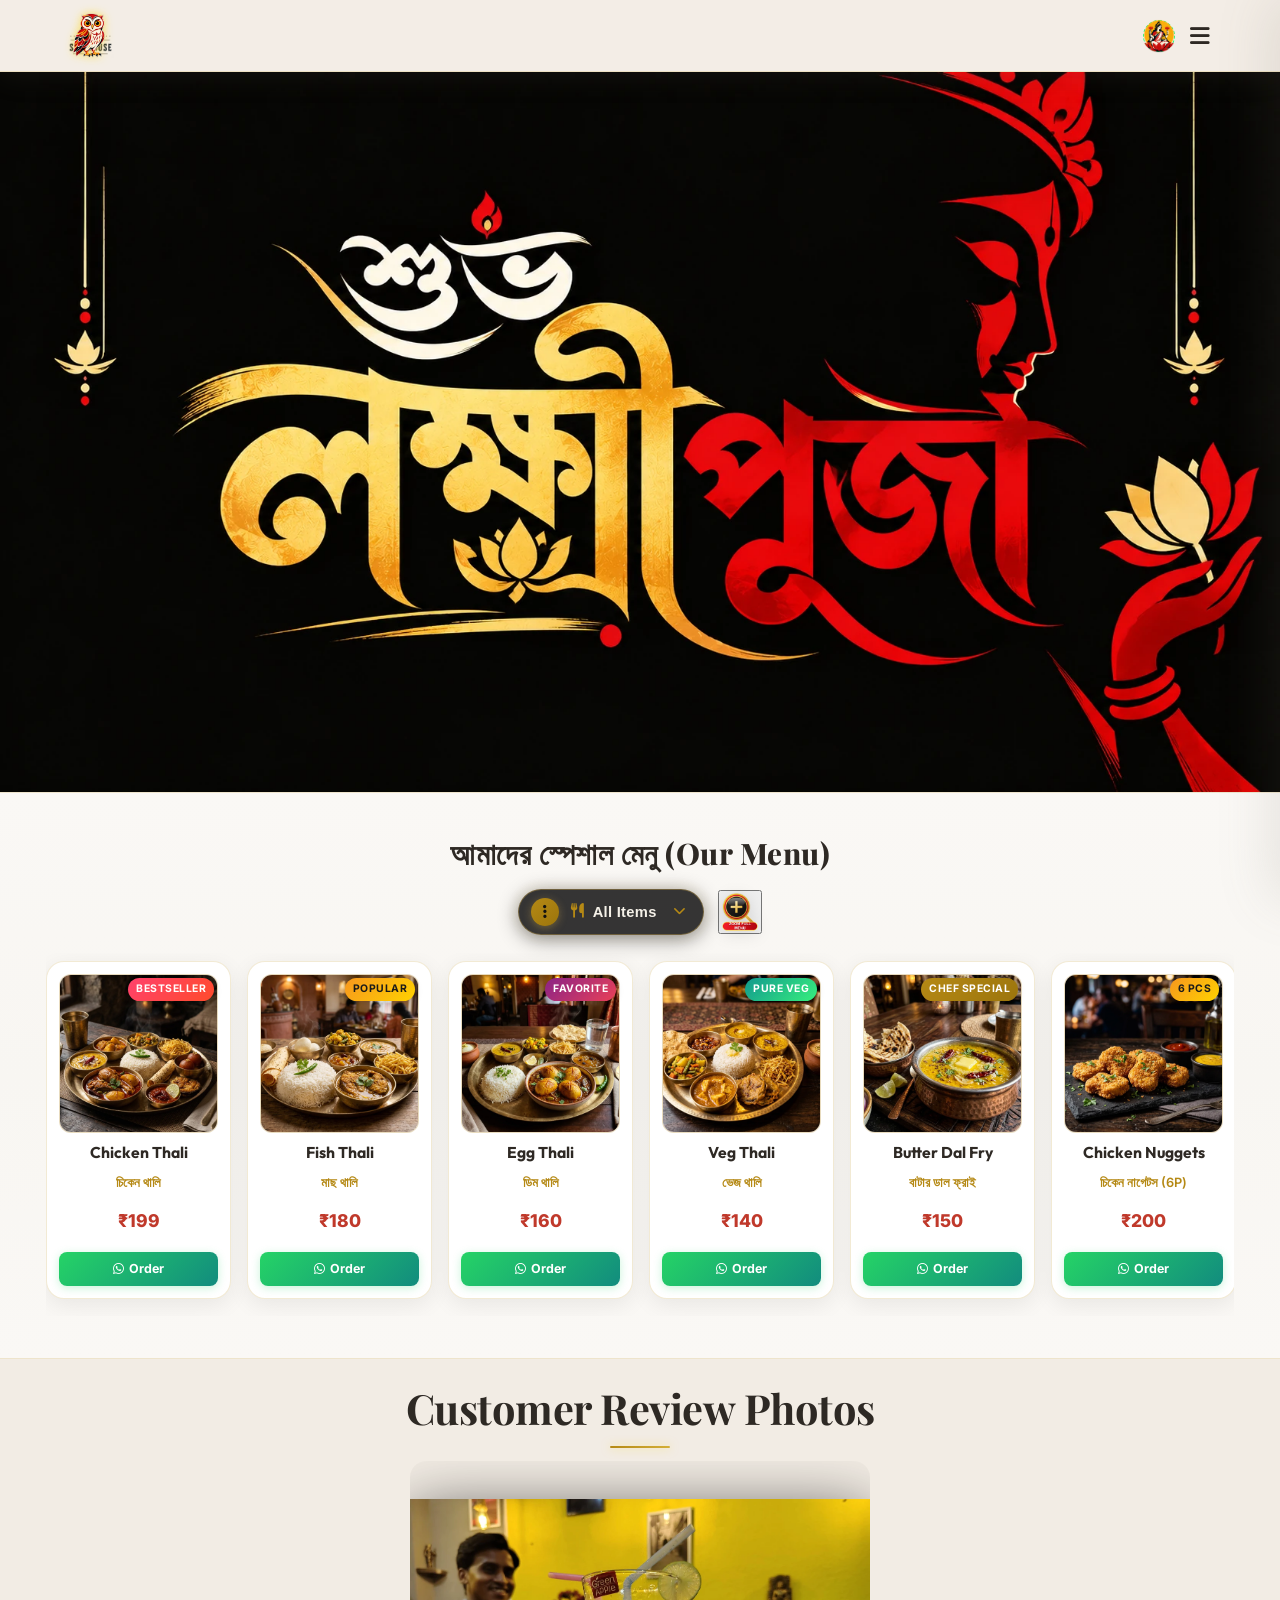
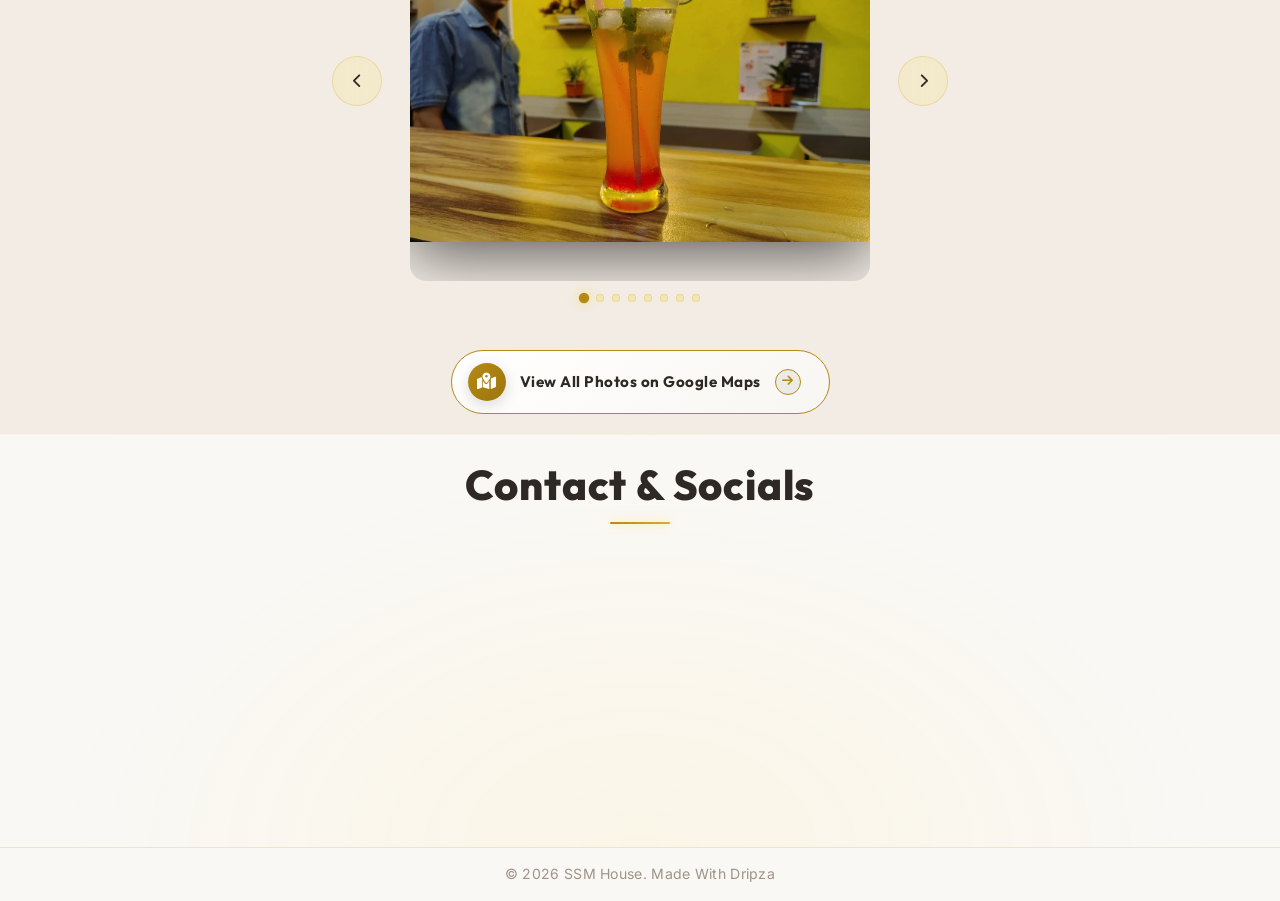
<file: index.html>
﻿<!DOCTYPE html>
<html lang="bn">
<head>
    <meta charset="UTF-8">
    <meta name="viewport" content="width=device-width, initial-scale=1.0">
    <title>SSM House</title>
    <link rel="icon" type="image/webp" href="assets/ssm-house-logo.webp">
    <link href="https://fonts.googleapis.com/css2?family=Playfair+Display:wght@400;600;700;800&family=Outfit:wght@300;400;600;800&family=Inter:wght@300;400;500;600&display=swap" rel="stylesheet">
    <link rel="stylesheet" href="https://cdnjs.cloudflare.com/ajax/libs/font-awesome/6.4.0/css/all.min.css">
    <link rel="stylesheet" href="styles.css?v=1.3">
</head>
<body class="no-scroll">
    <!-- Preloader Screen -->
    <div id="preloader">
        <div class="preloader-content">
            <h1 class="preloader-title">Welcome to <br><span class="highlight">SSM House</span></h1>
            <div class="preloader-loader">
                <div class="loader-bar"></div>
            </div>
        </div>
    </div>
    <!-- Navbar -->
    <nav class="navbar">
        <div class="logo-container">
            <img src="assets/ssm-house-logo.webp" alt="SSM House Logo" class="logo-brand-img">
            <div class="logo-text-wrapper">
                <span class="animated-football-header" title="Mahalaya Special">
                    <img src="assets/lakshmi_puja_web_run_icon.webp" alt="Mahalaya Run Icon" style="object-fit: contain; filter: drop-shadow(0 0 5px rgba(255, 215, 0, 0.6));">
                </span>
                <span class="logo-text">SSM House</span>
            </div>
        </div>
        <span class="rath-yatra-header-text">শুভ লক্ষ্মীপূজা</span>
        <ul class="nav-links">
            <li><a href="#home">Home</a></li>
            <li><a href="#menu">Menu</a></li>
            <li><a href="#reviews">Reviews</a></li>
            <li><a href="#contact">Contact</a></li>
        </ul>
        <div class="navbar-actions">
            <!-- Rakhi Purnima Button for Poster -->
            <button class="fifa-btn" id="open-promo-modal-direct-btn" title="Show Mahalaya Special Poster">
                <div class="fifa-container">
                    <div class="fifa-magic-ring"></div>
                    <img src="assets/lakshmi_puja_web_icon.webp" alt="Mahalaya Special" class="fifa-svg" style="object-fit: contain;">
                </div>
            </button>
            
            <div class="hamburger">
                <i class="fas fa-bars"></i>
            </div>
        </div>
    </nav>

    <!-- Hero Section -->
    <section id="home" class="hero">
        <div class="hero-bg banner-box">
            <img src="assets/lakshmi_puja_greeting_banner.webp" alt="Durga Puja Festival Banner" class="active">
            <img src="assets/hero_banner_1.webp" alt="SSM House Banner 1">
            <img src="assets/hero_banner_2.webp" alt="SSM House Banner 2">
            <img src="assets/hero_banner_3.webp" alt="SSM House Banner 3">
            <img src="assets/hero_banner_4.webp" alt="SSM House Banner 4">
                                                <div class="overlay"></div>
        </div>
        <!-- Click/Hover Zones for Banner Control -->
        <div class="hero-nav-zone left-zone" title="Previous Image"></div>
        <div class="hero-nav-zone right-zone" title="Next Image"></div>
    </section>

                <!-- Digital Restaurant Menu Section -->
    <section id="menu" class="main-menu-section">
        <div class="menu-header-wrapper">
            <div class="menu-eyebrow-container">
                <span class="menu-eyebrow">আমাদের স্পেশাল মেনু (Our Menu)</span>
            </div>
        </div>

        <!-- Menu Category Filter Tabs -->
                <!-- Menu Category Filter Dropdown (Three-Dot Filter Menu) -->
        <!-- Menu Filter and Zoom Controls Row -->
        <div class="menu-filter-controls-row">
            <div class="menu-filter-dropdown-wrapper" id="main-menu-filter-dropdown-wrapper">
            <button type="button" class="menu-filter-dots-btn" id="main-menu-filter-dots-btn" aria-expanded="false" aria-haspopup="true" title="Filter Menu">
                <span class="three-dots-icon-box">
                    <i class="fas fa-ellipsis-v"></i>
                </span>
                <span class="current-filter-label" id="main-current-filter-label">
                    <i class="fas fa-utensils"></i>
                    <span>All Items</span>
                </span>
                <i class="fas fa-chevron-down filter-dropdown-arrow"></i>
            </button>

            <!-- Dropdown List of Category Filter Options -->
            <div class="menu-filter-dropdown-menu" id="main-menu-filter-dropdown-menu">
                <div class="menu-filter-dropdown-header">
                    <span><i class="fas fa-filter"></i> Filter Category</span>
                </div>
                <div class="menu-filter-dropdown-list">
                    <button type="button" class="menu-tab-btn active" data-category="all">
                        <span class="tab-btn-content">
                            <i class="fas fa-utensils tab-icon"></i>
                            <span class="tab-title">All Items</span>
                        </span>
                        <i class="fas fa-check active-indicator-icon"></i>
                    </button>
                    <button type="button" class="menu-tab-btn" data-category="thali">
                        <span class="tab-btn-content">
                            <i class="fas fa-bowl-rice tab-icon"></i>
                            <span class="tab-title">Bengali Thali</span>
                        </span>
                        <i class="fas fa-check active-indicator-icon"></i>
                    </button>
                    <button type="button" class="menu-tab-btn" data-category="snacks">
                        <span class="tab-btn-content">
                            <i class="fas fa-burger tab-icon"></i>
                            <span class="tab-title">Breakfast & Snacks</span>
                        </span>
                        <i class="fas fa-check active-indicator-icon"></i>
                    </button>
                    <button type="button" class="menu-tab-btn" data-category="beverages">
                        <span class="tab-btn-content">
                            <i class="fas fa-mug-hot tab-icon"></i>
                            <span class="tab-title">Tea & Coffee</span>
                        </span>
                        <i class="fas fa-check active-indicator-icon"></i>
                    </button>
                    <button type="button" class="menu-tab-btn" data-category="extras">
                        <span class="tab-btn-content">
                            <i class="fas fa-plate-wheat tab-icon"></i>
                            <span class="tab-title">Sides & Extras</span>
                        </span>
                        <i class="fas fa-check active-indicator-icon"></i>
                    </button>
                </div>
            </div>
        </div>

            <!-- Zoom Full Menu Button on Right Side of Filter -->
            <button type="button" class="menu-zoom-img-btn" id="open-full-menu-modal-btn" title="Open Complete Menu Card (সম্পূর্ণ মেনু)">
                    <img src="assets/zoom_full_menu_icon.webp" alt="Zoom Full Menu" class="zoom-full-menu-img">
                </button>
        </div>
        

        <!-- Menu Cards Horizontal Side-Scroll Wrapper -->
        <div class="main-menu-scroll-wrapper">
            <div class="main-menu-scroll-track" id="main-restaurant-menu-scroll">
                
                <!-- 1. Chicken Thali -->
                <div class="food-menu-card" data-category="thali">
                    <div class="food-card-badge bestseller">Bestseller</div>
                    <div class="food-card-img-box">
                        <img src="assets/menu_chicken_thali.webp" alt="Chicken Thali" loading="lazy">
                    </div>
                    <div class="food-card-body">
                        <h3 class="food-title">Chicken Thali</h3>
                        <span class="bengali-title">চিকেন থালি</span>
                        <span class="food-price">₹199</span>
                        <a href="https://wa.me/916296270377?text=Hi%20SSM%20House,%20I%20want%20to%20order%20Chicken%20Thali%20(₹199)" target="_blank" class="food-order-btn">
                            <i class="fab fa-whatsapp"></i> Order
                        </a>
                    </div>
                </div>

                <!-- 2. Fish Thali -->
                <div class="food-menu-card" data-category="thali">
                    <div class="food-card-badge popular">Popular</div>
                    <div class="food-card-img-box">
                        <img src="assets/menu_fish_thali.webp" alt="Fish Thali" loading="lazy">
                    </div>
                    <div class="food-card-body">
                        <h3 class="food-title">Fish Thali</h3>
                        <span class="bengali-title">মাছ থালি</span>
                        <span class="food-price">₹180</span>
                        <a href="https://wa.me/916296270377?text=Hi%20SSM%20House,%20I%20want%20to%20order%20Fish%20Thali%20(₹180)" target="_blank" class="food-order-btn">
                            <i class="fab fa-whatsapp"></i> Order
                        </a>
                    </div>
                </div>

                <!-- 3. Egg Thali -->
                <div class="food-menu-card" data-category="thali">
                    <div class="food-card-badge special">Favorite</div>
                    <div class="food-card-img-box">
                        <img src="assets/menu_egg_thali.webp" alt="Egg Thali" loading="lazy">
                    </div>
                    <div class="food-card-body">
                        <h3 class="food-title">Egg Thali</h3>
                        <span class="bengali-title">ডিম থালি</span>
                        <span class="food-price">₹160</span>
                        <a href="https://wa.me/916296270377?text=Hi%20SSM%20House,%20I%20want%20to%20order%20Egg%20Thali%20(₹160)" target="_blank" class="food-order-btn">
                            <i class="fab fa-whatsapp"></i> Order
                        </a>
                    </div>
                </div>

                <!-- 4. Veg Thali -->
                <div class="food-menu-card" data-category="thali">
                    <div class="food-card-badge pure-veg">Pure Veg</div>
                    <div class="food-card-img-box">
                        <img src="assets/menu_veg_thali.webp" alt="Veg Thali" loading="lazy">
                    </div>
                    <div class="food-card-body">
                        <h3 class="food-title">Veg Thali</h3>
                        <span class="bengali-title">ভেজ থালি</span>
                        <span class="food-price">₹140</span>
                        <a href="https://wa.me/916296270377?text=Hi%20SSM%20House,%20I%20want%20to%20order%20Veg%20Thali%20(₹140)" target="_blank" class="food-order-btn">
                            <i class="fab fa-whatsapp"></i> Order
                        </a>
                    </div>
                </div>

                <!-- 5. Butter Dal Fry -->
                <div class="food-menu-card" data-category="extras">
                    <div class="food-card-badge chef">Chef Special</div>
                    <div class="food-card-img-box">
                        <img src="assets/menu_butter_dal_fry.webp" alt="Butter Dal Fry" loading="lazy">
                    </div>
                    <div class="food-card-body">
                        <h3 class="food-title">Butter Dal Fry</h3>
                        <span class="bengali-title">বাটার ডাল ফ্রাই</span>
                        <span class="food-price">₹150</span>
                        <a href="https://wa.me/916296270377?text=Hi%20SSM%20House,%20I%20want%20to%20order%20Butter%20Dal%20Fry%20(₹150)" target="_blank" class="food-order-btn">
                            <i class="fab fa-whatsapp"></i> Order
                        </a>
                    </div>
                </div>

                <!-- 6. Chicken Nuggets -->
                <div class="food-menu-card" data-category="snacks">
                    <div class="food-card-badge popular">6 Pcs</div>
                    <div class="food-card-img-box">
                        <img src="assets/menu_chicken_nuggets.webp" alt="Chicken Nuggets" loading="lazy">
                    </div>
                    <div class="food-card-body">
                        <h3 class="food-title">Chicken Nuggets</h3>
                        <span class="bengali-title">চিকেন নাগেটস (6P)</span>
                        <span class="food-price">₹200</span>
                        <a href="https://wa.me/916296270377?text=Hi%20SSM%20House,%20I%20want%20to%20order%20Chicken%20Nuggets%20(₹200)" target="_blank" class="food-order-btn">
                            <i class="fab fa-whatsapp"></i> Order
                        </a>
                    </div>
                </div>

                <!-- 7. Aloo Tikki -->
                <div class="food-menu-card" data-category="snacks">
                    <div class="food-card-badge pure-veg">Big Size</div>
                    <div class="food-card-img-box">
                        <img src="assets/menu_aloo_tikki.webp" alt="Aloo Tikki Big Size" loading="lazy">
                    </div>
                    <div class="food-card-body">
                        <h3 class="food-title">Aloo Tikki 6P</h3>
                        <span class="bengali-title">আলু টিক্কি (6P)</span>
                        <span class="food-price">₹180</span>
                        <a href="https://wa.me/916296270377?text=Hi%20SSM%20House,%20I%20want%20to%20order%20Aloo%20Tikki%20(₹180)" target="_blank" class="food-order-btn">
                            <i class="fab fa-whatsapp"></i> Order
                        </a>
                    </div>
                </div>

                <!-- 8. Egg Maggie -->
                <div class="food-menu-card" data-category="snacks">
                    <div class="food-card-badge popular">Hot</div>
                    <div class="food-card-img-box">
                        <img src="assets/menu_egg_maggie.webp" alt="Egg Maggie" loading="lazy">
                    </div>
                    <div class="food-card-body">
                        <h3 class="food-title">Egg Maggie</h3>
                        <span class="bengali-title">এগ ম্যাগি</span>
                        <span class="food-price">₹80</span>
                        <a href="https://wa.me/916296270377?text=Hi%20SSM%20House,%20I%20want%20to%20order%20Egg%20Maggie%20(₹80)" target="_blank" class="food-order-btn">
                            <i class="fab fa-whatsapp"></i> Order
                        </a>
                    </div>
                </div>

                <!-- 9. Veg Maggie -->
                <div class="food-menu-card" data-category="snacks">
                    <div class="food-card-badge pure-veg">Veg</div>
                    <div class="food-card-img-box">
                        <img src="assets/menu_egg_maggie.webp" alt="Veg Maggie" loading="lazy">
                    </div>
                    <div class="food-card-body">
                        <h3 class="food-title">Veg Maggie</h3>
                        <span class="bengali-title">ভেজ ম্যাগি</span>
                        <span class="food-price">₹60</span>
                        <a href="https://wa.me/916296270377?text=Hi%20SSM%20House,%20I%20want%20to%20order%20Veg%20Maggie%20(₹60)" target="_blank" class="food-order-btn">
                            <i class="fab fa-whatsapp"></i> Order
                        </a>
                    </div>
                </div>

                <!-- 10. Bread Omelette -->
                <div class="food-menu-card" data-category="snacks">
                    <div class="food-card-badge special">Breakfast</div>
                    <div class="food-card-img-box">
                        <img src="assets/menu6.webp" alt="Bread Omelette Jam Butter" loading="lazy">
                    </div>
                    <div class="food-card-body">
                        <h3 class="food-title">Bread Omelette</h3>
                        <span class="bengali-title">ব্রেড ওমলেট / জ্যাম</span>
                        <span class="food-price">₹60</span>
                        <a href="https://wa.me/916296270377?text=Hi%20SSM%20House,%20I%20want%20to%20order%20Bread%20Omelette%20(₹60)" target="_blank" class="food-order-btn">
                            <i class="fab fa-whatsapp"></i> Order
                        </a>
                    </div>
                </div>

                <!-- 11. Chai & Coffee -->
                <div class="food-menu-card" data-category="beverages">
                    <div class="food-card-badge special">Hot</div>
                    <div class="food-card-img-box">
                        <img src="assets/menu_tea_coffee.webp" alt="Coffee" loading="lazy">
                    </div>
                    <div class="food-card-body">
                        <h3 class="food-title">Milk / Black Coffee</h3>
                        <span class="bengali-title">কফি (Min 2 Cup)</span>
                        <span class="food-price">₹50</span>
                        <a href="https://wa.me/916296270377?text=Hi%20SSM%20House,%20I%20want%20to%20order%20Coffee" target="_blank" class="food-order-btn">
                            <i class="fab fa-whatsapp"></i> Order
                        </a>
                    </div>
                </div>

                <!-- 12. Milk / Black Tea -->
                <div class="food-menu-card" data-category="beverages">
                    <div class="food-card-badge bestseller">Chai</div>
                    <div class="food-card-img-box">
                        <img src="assets/menu_tea_coffee.webp" alt="Tea" loading="lazy">
                    </div>
                    <div class="food-card-body">
                        <h3 class="food-title">Black / Milk Tea</h3>
                        <span class="bengali-title">চা (Min 2 Cup)</span>
                        <span class="food-price">₹25</span>
                        <a href="https://wa.me/916296270377?text=Hi%20SSM%20House,%20I%20want%20to%20order%20Tea" target="_blank" class="food-order-btn">
                            <i class="fab fa-whatsapp"></i> Order
                        </a>
                    </div>
                </div>

                <!-- 13. Green Tea -->
                <div class="food-menu-card" data-category="beverages">
                    <div class="food-card-badge pure-veg">Healthy</div>
                    <div class="food-card-img-box">
                        <img src="assets/menu_tea_coffee.webp" alt="Green Tea" loading="lazy">
                    </div>
                    <div class="food-card-body">
                        <h3 class="food-title">Green Tea</h3>
                        <span class="bengali-title">গ্রিন টি (Min 2 Cup)</span>
                        <span class="food-price">₹40</span>
                        <a href="https://wa.me/916296270377?text=Hi%20SSM%20House,%20I%20want%20to%20order%20Green%20Tea" target="_blank" class="food-order-btn">
                            <i class="fab fa-whatsapp"></i> Order
                        </a>
                    </div>
                </div>

                <!-- 14. Extra Chicken 4P -->
                <div class="food-menu-card" data-category="extras">
                    <div class="food-card-badge popular">4 Pcs</div>
                    <div class="food-card-img-box">
                        <img src="assets/menu_chicken_thali.webp" alt="Extra Chicken" loading="lazy">
                    </div>
                    <div class="food-card-body">
                        <h3 class="food-title">Extra Chicken (4P)</h3>
                        <span class="bengali-title">চিকেন কারি (4P)</span>
                        <span class="food-price">₹180</span>
                        <a href="https://wa.me/916296270377?text=Hi%20SSM%20House,%20I%20want%20to%20order%20Extra%20Chicken%204P%20(₹180)" target="_blank" class="food-order-btn">
                            <i class="fab fa-whatsapp"></i> Order
                        </a>
                    </div>
                </div>

                <!-- 15. Extra Mutton 1P -->
                <div class="food-menu-card" data-category="extras">
                    <div class="food-card-badge special">Special</div>
                    <div class="food-card-img-box">
                        <img src="assets/menu3.webp" alt="Extra Mutton" loading="lazy">
                    </div>
                    <div class="food-card-body">
                        <h3 class="food-title">Extra Mutton (1P)</h3>
                        <span class="bengali-title">মটন (স্পেশাল অর্ডার)</span>
                        <span class="food-price">₹80</span>
                        <a href="https://wa.me/916296270377?text=Hi%20SSM%20House,%20I%20want%20to%20order%20Extra%20Mutton%20(₹80)" target="_blank" class="food-order-btn">
                            <i class="fab fa-whatsapp"></i> Order
                        </a>
                    </div>
                </div>

                <!-- 16. Extra Fish 1P -->
                <div class="food-menu-card" data-category="extras">
                    <div class="food-card-badge popular">1 Pc</div>
                    <div class="food-card-img-box">
                        <img src="assets/menu_fish_thali.webp" alt="Extra Fish" loading="lazy">
                    </div>
                    <div class="food-card-body">
                        <h3 class="food-title">Extra Fish (1P)</h3>
                        <span class="bengali-title">মাছ ১ পিস</span>
                        <span class="food-price">₹80</span>
                        <a href="https://wa.me/916296270377?text=Hi%20SSM%20House,%20I%20want%20to%20order%20Extra%20Fish%20(₹80)" target="_blank" class="food-order-btn">
                            <i class="fab fa-whatsapp"></i> Order
                        </a>
                    </div>
                </div>

                <!-- 17. Green Salad -->
                <div class="food-menu-card" data-category="extras">
                    <div class="food-card-badge pure-veg">Fresh</div>
                    <div class="food-card-img-box">
                        <img src="assets/menu_veg_thali.webp" alt="Green Salad" loading="lazy">
                    </div>
                    <div class="food-card-body">
                        <h3 class="food-title">Green Salad</h3>
                        <span class="bengali-title">গ্রিন স্যালাড</span>
                        <span class="food-price">₹100</span>
                        <a href="https://wa.me/916296270377?text=Hi%20SSM%20House,%20I%20want%20to%20order%20Green%20Salad%20(₹100)" target="_blank" class="food-order-btn">
                            <i class="fab fa-whatsapp"></i> Order
                        </a>
                    </div>
                </div>

                <!-- 18. Extra Egg (2P) -->
                <div class="food-menu-card" data-category="extras">
                    <div class="food-card-badge special">2 Pcs</div>
                    <div class="food-card-img-box">
                        <img src="assets/menu_egg_thali.webp" alt="Extra Egg 2P" loading="lazy">
                    </div>
                    <div class="food-card-body">
                        <h3 class="food-title">Extra Egg (2P)</h3>
                        <span class="bengali-title">ডিম (২ পিস)</span>
                        <span class="food-price">₹50</span>
                        <a href="https://wa.me/916296270377?text=Hi%20SSM%20House,%20I%20want%20to%20order%20Extra%20Egg%202P%20(₹50)" target="_blank" class="food-order-btn">
                            <i class="fab fa-whatsapp"></i> Order
                        </a>
                    </div>
                </div>

                <!-- 19. Extra Rice -->
                <div class="food-menu-card" data-category="extras">
                    <div class="food-card-badge popular">1 Plate</div>
                    <div class="food-card-img-box">
                        <img src="assets/menu_veg_thali.webp" alt="Extra Rice" loading="lazy">
                    </div>
                    <div class="food-card-body">
                        <h3 class="food-title">Extra Rice</h3>
                        <span class="bengali-title">এক্সট্রা ভাত</span>
                        <span class="food-price">₹50</span>
                        <a href="https://wa.me/916296270377?text=Hi%20SSM%20House,%20I%20want%20to%20order%20Extra%20Rice%20(₹50)" target="_blank" class="food-order-btn">
                            <i class="fab fa-whatsapp"></i> Order
                        </a>
                    </div>
                </div>

                <!-- 20. Extra Misti / Papad / Roti -->
                <div class="food-menu-card" data-category="extras">
                    <div class="food-card-badge pure-veg">Per Pc</div>
                    <div class="food-card-img-box">
                        <img src="assets/menu2.webp" alt="Extra Misti Papad Roti" loading="lazy">
                    </div>
                    <div class="food-card-body">
                        <h3 class="food-title">Extra Misti / Papad / Roti</h3>
                        <span class="bengali-title">মিষ্টি / পাঁপড় / রুটি</span>
                        <span class="food-price">₹10</span>
                        <a href="https://wa.me/916296270377?text=Hi%20SSM%20House,%20I%20want%20to%20order%20Extra%20Misti%20Papad%20Roti%20(₹10)" target="_blank" class="food-order-btn">
                            <i class="fab fa-whatsapp"></i> Order
                        </a>
                    </div>
                </div>

                <!-- 21. Extra Sabji / Dal / Vaji -->
                <div class="food-menu-card" data-category="extras">
                    <div class="food-card-badge pure-veg">Side Bowl</div>
                    <div class="food-card-img-box">
                        <img src="assets/menu_butter_dal_fry.webp" alt="Extra Sabji Dal Vaji" loading="lazy">
                    </div>
                    <div class="food-card-body">
                        <h3 class="food-title">Extra Sabji / Dal / Vaji</h3>
                        <span class="bengali-title">সবজি / ডাল / ভাজি</span>
                        <span class="food-price">₹30</span>
                        <a href="https://wa.me/916296270377?text=Hi%20SSM%20House,%20I%20want%20to%20order%20Extra%20Sabji%20Dal%20Vaji%20(₹30)" target="_blank" class="food-order-btn">
                            <i class="fab fa-whatsapp"></i> Order
                        </a>
                    </div>
                </div>

                <!-- 18. Water Bottle -->
                <div class="food-menu-card" data-category="beverages">
                    <div class="food-card-badge pure-veg">Mineral</div>
                    <div class="food-card-img-box">
                        <img src="assets/menu5.webp" alt="Water Bottle" loading="lazy">
                    </div>
                    <div class="food-card-body">
                        <h3 class="food-title">Water Bottle</h3>
                        <span class="bengali-title">জল 1L / 2L</span>
                        <span class="food-price">₹20 / ₹30</span>
                        <a href="https://wa.me/916296270377?text=Hi%20SSM%20House,%20I%20want%20to%20order%20Water%20Bottle" target="_blank" class="food-order-btn">
                            <i class="fab fa-whatsapp"></i> Order
                        </a>
                    </div>
                </div>

            </div>
        </div>
    </section>

    <!-- Reviews Section (Photo Gallery) -->
    <section id="reviews" class="reviews-section">
        <h2 class="section-title">Customer Review Photos</h2>
        <div class="reviews-slider-container">
            <div class="reviews-slider">
                <div class="review-slide active">
                    <img src="assets/review_1.webp" alt="Customer Review 1">
                </div>
                <div class="review-slide">
                    <img src="assets/review_2.webp" alt="Customer Review 2">
                </div>
                <div class="review-slide">
                    <img src="assets/review_3.webp" alt="Customer Review 3">
                </div>
                <div class="review-slide">
                    <img src="assets/review_4.webp" alt="Customer Review 4">
                </div>
                <div class="review-slide">
                    <img src="assets/review_5.webp" alt="Customer Review 5">
                </div>
                <div class="review-slide">
                    <img src="assets/review_6.webp" alt="Customer Review 6">
                </div>
                <div class="review-slide">
                    <img src="assets/review_7.webp" alt="Customer Review 7">
                </div>
                <div class="review-slide">
                    <img src="assets/review_8.webp" alt="Customer Review 8">
                </div>
            </div>
            
            <!-- Slider Controls -->
            <button class="slider-btn prev-btn"><i class="fas fa-chevron-left"></i></button>
            <button class="slider-btn next-btn"><i class="fas fa-chevron-right"></i></button>
            
            <!-- Slider Dots -->
            <div class="slider-dots">
                <span class="dot active" data-index="0"></span>
                <span class="dot" data-index="1"></span>
                <span class="dot" data-index="2"></span>
                <span class="dot" data-index="3"></span>
                <span class="dot" data-index="4"></span>
                <span class="dot" data-index="5"></span>
                <span class="dot" data-index="6"></span>
                <span class="dot" data-index="7"></span>
            </div>
        </div>
        <div style="text-align: center; margin-top: 3rem;">
            <div class="reviews-cta-wrapper">
            <a href="https://maps.app.goo.gl/8U8w8gaoRpSSAEmDA" target="_blank" class="modern-maps-btn" title="Open Google Maps Gallery">
                <span class="maps-icon-badge"><i class="fas fa-map-marked-alt"></i></span>
                <span class="maps-btn-text">View All Photos on Google Maps</span>
                <span class="maps-arrow-circle"><i class="fas fa-arrow-right"></i></span>
            </a>
        </div>
        </div>
    </section>

    <!-- Contact & Footer -->
    <section id="contact" class="contact-section">
        <h2 class="section-title">Contact & Socials</h2>
        <div class="contact-container glassmorphism">
            <div class="contact-info">
                <h2>Visit Us</h2>
                <div class="info-item">
                    <a href="https://maps.app.goo.gl/gVK5cGY65cJko6HRA" target="_blank" style="color: inherit; text-decoration: none; display: flex; align-items: center; gap: 15px;">
                        <i class="fas fa-map-marker-alt"></i>
                        <p>Bishnupriya Road, Malanchapara, Nabadwip, West Bengal 741302</p>
                    </a>
                </div>
                <div class="info-item">
                    <i class="fas fa-phone-alt"></i>
                    <p>+91 6296270377</p>
                </div>
                <div class="info-item">
                    <i class="fas fa-envelope"></i>
                    <p>hello@ssmhouse.com</p>
                </div>
            </div>
            <div class="social-links">
                <h2>Follow Us</h2>
                <div class="social-icons">
                    <a href="#" class="social-icon"><i class="fab fa-instagram"></i></a>
                    <a href="#" class="social-icon"><i class="fab fa-facebook-f"></i></a>
                    <a href="#" class="social-icon"><i class="fab fa-youtube"></i></a>
                    <a href="https://wa.me/916296270377" target="_blank" class="social-icon"><i class="fab fa-whatsapp"></i></a>
                    <a href="https://maps.app.goo.gl/gVK5cGY65cJko6HRA" target="_blank" class="social-icon"><i class="fas fa-map-marker-alt"></i></a>
                </div>
            </div>
        </div>
    </section>

    <footer>
        <p>&copy; 2026 SSM House. Made With Dripza</p>
    </footer>



    <!-- Full Menu Interactive Modal -->
    <div class="full-menu-modal" id="full-menu-modal" aria-hidden="true">
        <div class="full-menu-modal-overlay" id="full-menu-modal-overlay"></div>
        <div class="full-menu-modal-container">
            <!-- Modal Sticky Top Header Container (Header + Hero Title + Search + Category Tabs) -->
            <div class="full-menu-modal-top-section">
                <!-- Modal Header -->
                <div class="full-menu-modal-header">
                    <div class="full-menu-modal-header-left">
                        <button class="menu-modal-close-btn" id="close-full-menu-modal-btn" aria-label="Close Full Menu">
                            <i class="fas fa-arrow-left"></i> <span>Back</span>
                        </button>
                        <div class="full-menu-modal-title">
                            SSM House
                        </div>
                    </div>
                    <div class="full-menu-modal-header-right">
                        <a href="#modal-order-timings" class="menu-modal-timing-btn" id="modal-timing-btn" title="Order Timings">
                            <i class="fas fa-clock"></i> <span>Timings</span>
                        </a>
                        <a href="tel:916296270377" class="menu-modal-call-btn">
                            <i class="fas fa-phone-alt"></i> <span>916296270377</span>
                        </a>
                        <button class="menu-modal-close-icon-btn" id="close-full-menu-icon-btn" aria-label="Close">
                            <i class="fas fa-times"></i>
                        </button>
                    </div>
                </div>

                <!-- Modal Hero Header -->
                <div class="full-menu-hero">
                    <h1>Complete Menu Card <span class="bengali-heading">আমাদের সম্পূর্ণ ডিজিটাল মেনু</span></h1>
                </div>

                <!-- Search Bar & Category Filter Tabs -->
                <div class="menu-control-bar">
                    

                    <!-- Modal Category Filter Dropdown (Three-Dot Filter Menu) -->
                    <div class="menu-filter-dropdown-wrapper" id="modal-menu-filter-dropdown-wrapper">
            <button type="button" class="menu-filter-dots-btn" id="modal-menu-filter-dots-btn" aria-expanded="false" aria-haspopup="true" title="Filter Menu">
                <span class="three-dots-icon-box">
                    <i class="fas fa-ellipsis-v"></i>
                </span>
                <span class="current-filter-label" id="modal-current-filter-label">
                    <i class="fas fa-utensils"></i>
                    <span>All Items</span>
                </span>
                <i class="fas fa-chevron-down filter-dropdown-arrow"></i>
            </button>

            <!-- Dropdown List of Category Filter Options -->
            <div class="menu-filter-dropdown-menu" id="modal-menu-filter-dropdown-menu">
                <div class="menu-filter-dropdown-header">
                    <span><i class="fas fa-filter"></i> Filter Category</span>
                </div>
                <div class="menu-filter-dropdown-list">
                    <button type="button" class="menu-tab-btn active" data-category="all">
                        <span class="tab-btn-content">
                            <i class="fas fa-utensils tab-icon"></i>
                            <span class="tab-title">All Items</span>
                        </span>
                        <i class="fas fa-check active-indicator-icon"></i>
                    </button>
                    <button type="button" class="menu-tab-btn" data-category="thali">
                        <span class="tab-btn-content">
                            <i class="fas fa-bowl-rice tab-icon"></i>
                            <span class="tab-title">Bengali Thali</span>
                        </span>
                        <i class="fas fa-check active-indicator-icon"></i>
                    </button>
                    <button type="button" class="menu-tab-btn" data-category="snacks">
                        <span class="tab-btn-content">
                            <i class="fas fa-burger tab-icon"></i>
                            <span class="tab-title">Breakfast & Snacks</span>
                        </span>
                        <i class="fas fa-check active-indicator-icon"></i>
                    </button>
                    <button type="button" class="menu-tab-btn" data-category="beverages">
                        <span class="tab-btn-content">
                            <i class="fas fa-mug-hot tab-icon"></i>
                            <span class="tab-title">Tea & Coffee</span>
                        </span>
                        <i class="fas fa-check active-indicator-icon"></i>
                    </button>
                    <button type="button" class="menu-tab-btn" data-category="extras">
                        <span class="tab-btn-content">
                            <i class="fas fa-plate-wheat tab-icon"></i>
                            <span class="tab-title">Sides & Extras</span>
                        </span>
                        <i class="fas fa-check active-indicator-icon"></i>
                    </button>
                </div>
            </div>
                </div>

                    <div class="search-box-wrapper">
                        <i class="fas fa-search"></i>
                        <input type="text" id="modal-menu-search-input" placeholder="খাবারের নাম লিখে খুঁজুন (Search dishes...)" autocomplete="off" enterkeyhint="search">
                        <button type="button" id="modal-menu-search-clear" class="search-clear-btn" aria-label="Clear search" title="à¦®à§à¦›à§‡ à¦«à§‡à¦²à§à¦¨ (Clear)">
                            <i class="fas fa-times"></i>
                        </button>
                    </div>
            </div>
            </div>

            <div class="full-menu-modal-body">
                <!-- Complete Menu Card Grid -->
                <div class="compact-menu-grid-container">
                    <div class="compact-grid" id="modal-full-menu-grid">

                        <!-- 1. Chicken Thali -->
                        <div class="food-menu-card" data-category="thali" data-keywords="chicken thali murgi murgir mangsho rice dal sabji thali">
                            <div class="food-card-badge bestseller">Bestseller</div>
                            <div class="food-card-img-box">
                                <img src="assets/menu_chicken_thali.webp" alt="Chicken Thali" loading="lazy">
                            </div>
                            <div class="food-card-body">
                                <h3 class="food-title">Chicken Thali</h3>
                                <span class="bengali-title">চিকেন থালি</span>
                                <span class="food-price">₹199</span>
                                <a href="https://wa.me/916296270377?text=Hi%20SSM%20House,%20I%20want%20to%20order%20Chicken%20Thali%20(₹199)" target="_blank" class="food-order-btn">
                                    <i class="fab fa-whatsapp"></i> Order
                                </a>
                            </div>
                        </div>

                        <!-- 2. Fish Thali -->
                        <div class="food-menu-card" data-category="thali" data-keywords="fish thali macher thali mach jhol rui katla rice dal thali">
                            <div class="food-card-badge popular">Popular</div>
                            <div class="food-card-img-box">
                                <img src="assets/menu_fish_thali.webp" alt="Fish Thali" loading="lazy">
                            </div>
                            <div class="food-card-body">
                                <h3 class="food-title">Fish Thali</h3>
                                <span class="bengali-title">মাছ থালি</span>
                                <span class="food-price">₹180</span>
                                <a href="https://wa.me/916296270377?text=Hi%20SSM%20House,%20I%20want%20to%20order%20Fish%20Thali%20(₹180)" target="_blank" class="food-order-btn">
                                    <i class="fab fa-whatsapp"></i> Order
                                </a>
                            </div>
                        </div>

                        <!-- 3. Egg Thali -->
                        <div class="food-menu-card" data-category="thali" data-keywords="egg thali dimer thali dim kosha rice dal thali">
                            <div class="food-card-badge special">Favorite</div>
                            <div class="food-card-img-box">
                                <img src="assets/menu_egg_thali.webp" alt="Egg Thali" loading="lazy">
                            </div>
                            <div class="food-card-body">
                                <h3 class="food-title">Egg Thali</h3>
                                <span class="bengali-title">ডিম থালি</span>
                                <span class="food-price">₹160</span>
                                <a href="https://wa.me/916296270377?text=Hi%20SSM%20House,%20I%20want%20to%20order%20Egg%20Thali%20(₹160)" target="_blank" class="food-order-btn">
                                    <i class="fab fa-whatsapp"></i> Order
                                </a>
                            </div>
                        </div>

                        <!-- 4. Veg Thali -->
                        <div class="food-menu-card" data-category="thali" data-keywords="veg thali niramish thali paneer dal sabji rice mishti doi">
                            <div class="food-card-badge pure-veg">Pure Veg</div>
                            <div class="food-card-img-box">
                                <img src="assets/menu_veg_thali.webp" alt="Veg Thali" loading="lazy">
                            </div>
                            <div class="food-card-body">
                                <h3 class="food-title">Veg Thali</h3>
                                <span class="bengali-title">ভেজ থালি</span>
                                <span class="food-price">₹140</span>
                                <a href="https://wa.me/916296270377?text=Hi%20SSM%20House,%20I%20want%20to%20order%20Veg%20Thali%20(₹140)" target="_blank" class="food-order-btn">
                                    <i class="fab fa-whatsapp"></i> Order
                                </a>
                            </div>
                        </div>

                        <!-- 5. Butter Dal Fry -->
                        <div class="food-menu-card" data-category="extras" data-keywords="butter dal fry yellow dal tadka veg">
                            <div class="food-card-badge chef">Chef Special</div>
                            <div class="food-card-img-box">
                                <img src="assets/menu_butter_dal_fry.webp" alt="Butter Dal Fry" loading="lazy">
                            </div>
                            <div class="food-card-body">
                                <h3 class="food-title">Butter Dal Fry</h3>
                                <span class="bengali-title">বাটার ডাল ফ্রাই</span>
                                <span class="food-price">₹150</span>
                                <a href="https://wa.me/916296270377?text=Hi%20SSM%20House,%20I%20want%20to%20order%20Butter%20Dal%20Fry%20(₹150)" target="_blank" class="food-order-btn">
                                    <i class="fab fa-whatsapp"></i> Order
                                </a>
                            </div>
                        </div>

                        <!-- 6. Chicken Nuggets (6P) -->
                        <div class="food-menu-card" data-category="snacks" data-keywords="chicken nuggets 6p fried snacks non-veg">
                            <div class="food-card-badge popular">6 Pcs</div>
                            <div class="food-card-img-box">
                                <img src="assets/menu_chicken_nuggets.webp" alt="Chicken Nuggets" loading="lazy">
                            </div>
                            <div class="food-card-body">
                                <h3 class="food-title">Chicken Nuggets</h3>
                                <span class="bengali-title">চিকেন নাগেটস (6P)</span>
                                <span class="food-price">₹200</span>
                                <a href="https://wa.me/916296270377?text=Hi%20SSM%20House,%20I%20want%20to%20order%20Chicken%20Nuggets%20(₹200)" target="_blank" class="food-order-btn">
                                    <i class="fab fa-whatsapp"></i> Order
                                </a>
                            </div>
                        </div>

                        <!-- 7. Aloo Tikki Big Size (6P) -->
                        <div class="food-menu-card" data-category="snacks" data-keywords="aloo tikki potato cutlet snacks big size veg">
                            <div class="food-card-badge pure-veg">Big Size</div>
                            <div class="food-card-img-box">
                                <img src="assets/menu_aloo_tikki.webp" alt="Aloo Tikki Big Size" loading="lazy">
                            </div>
                            <div class="food-card-body">
                                <h3 class="food-title">Aloo Tikki 6P</h3>
                                <span class="bengali-title">আলু টিক্কি (6P)</span>
                                <span class="food-price">₹180</span>
                                <a href="https://wa.me/916296270377?text=Hi%20SSM%20House,%20I%20want%20to%20order%20Aloo%20Tikki%20(₹180)" target="_blank" class="food-order-btn">
                                    <i class="fab fa-whatsapp"></i> Order
                                </a>
                            </div>
                        </div>

                        <!-- 8. Egg Maggie -->
                        <div class="food-menu-card" data-category="snacks" data-keywords="egg maggie noodles masala snacks">
                            <div class="food-card-badge popular">Hot</div>
                            <div class="food-card-img-box">
                                <img src="assets/menu_egg_maggie.webp" alt="Egg Maggie" loading="lazy">
                            </div>
                            <div class="food-card-body">
                                <h3 class="food-title">Egg Maggie</h3>
                                <span class="bengali-title">এগ ম্যাগি</span>
                                <span class="food-price">₹80</span>
                                <a href="https://wa.me/916296270377?text=Hi%20SSM%20House,%20I%20want%20to%20order%20Egg%20Maggie%20(₹80)" target="_blank" class="food-order-btn">
                                    <i class="fab fa-whatsapp"></i> Order
                                </a>
                            </div>
                        </div>

                        <!-- 9. Veg Maggie -->
                        <div class="food-menu-card" data-category="snacks" data-keywords="veg maggie masala noodles snacks vegetarian">
                            <div class="food-card-badge pure-veg">Veg</div>
                            <div class="food-card-img-box">
                                <img src="assets/menu_egg_maggie.webp" alt="Veg Maggie" loading="lazy">
                            </div>
                            <div class="food-card-body">
                                <h3 class="food-title">Veg Maggie</h3>
                                <span class="bengali-title">ভেজ ম্যাগি</span>
                                <span class="food-price">₹60</span>
                                <a href="https://wa.me/916296270377?text=Hi%20SSM%20House,%20I%20want%20to%20order%20Veg%20Maggie%20(₹60)" target="_blank" class="food-order-btn">
                                    <i class="fab fa-whatsapp"></i> Order
                                </a>
                            </div>
                        </div>

                        <!-- 10. Bread Omelette / Jam / Butter -->
                        <div class="food-menu-card" data-category="snacks" data-keywords="bread omelette jam butter breakfast toast egg">
                            <div class="food-card-badge special">Breakfast</div>
                            <div class="food-card-img-box">
                                <img src="assets/menu6.webp" alt="Bread Omelette Jam Butter" loading="lazy">
                            </div>
                            <div class="food-card-body">
                                <h3 class="food-title">Bread Omelette</h3>
                                <span class="bengali-title">ব্রেড ওমলেট / জ্যাম</span>
                                <span class="food-price">₹60</span>
                                <a href="https://wa.me/916296270377?text=Hi%20SSM%20House,%20I%20want%20to%20order%20Bread%20Omelette%20(₹60)" target="_blank" class="food-order-btn">
                                    <i class="fab fa-whatsapp"></i> Order
                                </a>
                            </div>
                        </div>

                        <!-- 11. Milk / Black Coffee -->
                        <div class="food-menu-card" data-category="beverages" data-keywords="coffee milk coffee black coffee hot drink beverages espresso">
                            <div class="food-card-badge special">Hot</div>
                            <div class="food-card-img-box">
                                <img src="assets/menu_tea_coffee.webp" alt="Milk and Black Coffee" loading="lazy">
                            </div>
                            <div class="food-card-body">
                                <h3 class="food-title">Milk / Black Coffee</h3>
                                <span class="bengali-title">কফি (Min 2 Cup)</span>
                                <span class="food-price">₹50</span>
                                <a href="https://wa.me/916296270377?text=Hi%20SSM%20House,%20I%20want%20to%20order%20Coffee" target="_blank" class="food-order-btn">
                                    <i class="fab fa-whatsapp"></i> Order
                                </a>
                            </div>
                        </div>

                        <!-- 12. Black / Milk Tea -->
                        <div class="food-menu-card" data-category="beverages" data-keywords="tea chai milk tea black tea masala chai beverage">
                            <div class="food-card-badge bestseller">Chai</div>
                            <div class="food-card-img-box">
                                <img src="assets/menu_tea_coffee.webp" alt="Black and Milk Tea" loading="lazy">
                            </div>
                            <div class="food-card-body">
                                <h3 class="food-title">Black / Milk Tea</h3>
                                <span class="bengali-title">চা (Min 2 Cup)</span>
                                <span class="food-price">₹25</span>
                                <a href="https://wa.me/916296270377?text=Hi%20SSM%20House,%20I%20want%20to%20order%20Tea" target="_blank" class="food-order-btn">
                                    <i class="fab fa-whatsapp"></i> Order
                                </a>
                            </div>
                        </div>

                        <!-- 13. Green Tea -->
                        <div class="food-menu-card" data-category="beverages" data-keywords="green tea healthy detox hot beverage">
                            <div class="food-card-badge pure-veg">Healthy</div>
                            <div class="food-card-img-box">
                                <img src="assets/menu_tea_coffee.webp" alt="Green Tea" loading="lazy">
                            </div>
                            <div class="food-card-body">
                                <h3 class="food-title">Green Tea</h3>
                                <span class="bengali-title">গ্রিন টি (Min 2 Cup)</span>
                                <span class="food-price">₹40</span>
                                <a href="https://wa.me/916296270377?text=Hi%20SSM%20House,%20I%20want%20to%20order%20Green%20Tea" target="_blank" class="food-order-btn">
                                    <i class="fab fa-whatsapp"></i> Order
                                </a>
                            </div>
                        </div>

                        <!-- 14. Extra Chicken (4P) -->
                        <div class="food-menu-card" data-category="extras" data-keywords="extra chicken 4p murgir mangsho chicken curry side non-veg">
                            <div class="food-card-badge popular">4 Pcs</div>
                            <div class="food-card-img-box">
                                <img src="assets/menu_chicken_thali.webp" alt="Extra Chicken 4P" loading="lazy">
                            </div>
                            <div class="food-card-body">
                                <h3 class="food-title">Extra Chicken (4P)</h3>
                                <span class="bengali-title">চিকেন কারি (4P)</span>
                                <span class="food-price">₹180</span>
                                <a href="https://wa.me/916296270377?text=Hi%20SSM%20House,%20I%20want%20to%20order%20Extra%20Chicken%204P%20(₹180)" target="_blank" class="food-order-btn">
                                    <i class="fab fa-whatsapp"></i> Order
                                </a>
                            </div>
                        </div>

                        <!-- 15. Extra Mutton (1P - Special Order) -->
                        <div class="food-menu-card" data-category="extras" data-keywords="extra mutton 1p khasi mangsho mutton kosha special non-veg">
                            <div class="food-card-badge special">Special</div>
                            <div class="food-card-img-box">
                                <img src="assets/menu3.webp" alt="Extra Mutton 1P" loading="lazy">
                            </div>
                            <div class="food-card-body">
                                <h3 class="food-title">Extra Mutton (1P)</h3>
                                <span class="bengali-title">মটন (স্পেশাল অর্ডার)</span>
                                <span class="food-price">₹80</span>
                                <a href="https://wa.me/916296270377?text=Hi%20SSM%20House,%20I%20want%20to%20order%20Extra%20Mutton%20(₹80)" target="_blank" class="food-order-btn">
                                    <i class="fab fa-whatsapp"></i> Order
                                </a>
                            </div>
                        </div>

                        <!-- 16. Extra Fish (1P) -->
                        <div class="food-menu-card" data-category="extras" data-keywords="extra fish 1p macher jhol rui katla side non-veg">
                            <div class="food-card-badge popular">1 Pc</div>
                            <div class="food-card-img-box">
                                <img src="assets/menu_fish_thali.webp" alt="Extra Fish 1P" loading="lazy">
                            </div>
                            <div class="food-card-body">
                                <h3 class="food-title">Extra Fish (1P)</h3>
                                <span class="bengali-title">মাছ ১ পিস</span>
                                <span class="food-price">₹80</span>
                                <a href="https://wa.me/916296270377?text=Hi%20SSM%20House,%20I%20want%20to%20order%20Extra%20Fish%20(₹80)" target="_blank" class="food-order-btn">
                                    <i class="fab fa-whatsapp"></i> Order
                                </a>
                            </div>
                        </div>

                        <!-- 17. Green Salad -->
                        <div class="food-menu-card" data-category="extras" data-keywords="green salad cucumber tomato onion lemon salad veg">
                            <div class="food-card-badge pure-veg">Fresh</div>
                            <div class="food-card-img-box">
                                <img src="assets/menu_veg_thali.webp" alt="Green Salad" loading="lazy">
                            </div>
                            <div class="food-card-body">
                                <h3 class="food-title">Green Salad</h3>
                                <span class="bengali-title">গ্রিন স্যালাড</span>
                                <span class="food-price">₹100</span>
                                <a href="https://wa.me/916296270377?text=Hi%20SSM%20House,%20I%20want%20to%20order%20Green%20Salad%20(₹100)" target="_blank" class="food-order-btn">
                                    <i class="fab fa-whatsapp"></i> Order
                                </a>
                            </div>
                        </div>

                        <!-- 18. Extra Egg (2P) -->
                        <div class="food-menu-card" data-category="extras" data-keywords="extra egg 2p dim egg curry side non-veg">
                            <div class="food-card-badge special">2 Pcs</div>
                            <div class="food-card-img-box">
                                <img src="assets/menu_egg_thali.webp" alt="Extra Egg 2P" loading="lazy">
                            </div>
                            <div class="food-card-body">
                                <h3 class="food-title">Extra Egg (2P)</h3>
                                <span class="bengali-title">ডিম (২ পিস)</span>
                                <span class="food-price">₹50</span>
                                <a href="https://wa.me/916296270377?text=Hi%20SSM%20House,%20I%20want%20to%20order%20Extra%20Egg%202P%20(₹50)" target="_blank" class="food-order-btn">
                                    <i class="fab fa-whatsapp"></i> Order
                                </a>
                            </div>
                        </div>

                        <!-- 19. Extra Rice -->
                        <div class="food-menu-card" data-category="extras" data-keywords="extra rice bhat rice portion veg side">
                            <div class="food-card-badge popular">1 Plate</div>
                            <div class="food-card-img-box">
                                <img src="assets/menu_veg_thali.webp" alt="Extra Rice" loading="lazy">
                            </div>
                            <div class="food-card-body">
                                <h3 class="food-title">Extra Rice</h3>
                                <span class="bengali-title">এক্সট্রা ভাত</span>
                                <span class="food-price">₹50</span>
                                <a href="https://wa.me/916296270377?text=Hi%20SSM%20House,%20I%20want%20to%20order%20Extra%20Rice%20(₹50)" target="_blank" class="food-order-btn">
                                    <i class="fab fa-whatsapp"></i> Order
                                </a>
                            </div>
                        </div>

                        <!-- 20. Extra Misti / Papad / Roti -->
                        <div class="food-menu-card" data-category="extras" data-keywords="extra misti papad roti sweet flatbread side">
                            <div class="food-card-badge pure-veg">Per Pc</div>
                            <div class="food-card-img-box">
                                <img src="assets/menu2.webp" alt="Extra Misti Papad Roti" loading="lazy">
                            </div>
                            <div class="food-card-body">
                                <h3 class="food-title">Extra Misti / Papad / Roti</h3>
                                <span class="bengali-title">মিষ্টি / পাঁপড় / রুটি</span>
                                <span class="food-price">₹10</span>
                                <a href="https://wa.me/916296270377?text=Hi%20SSM%20House,%20I%20want%20to%20order%20Extra%20Misti%20Papad%20Roti%20(₹10)" target="_blank" class="food-order-btn">
                                    <i class="fab fa-whatsapp"></i> Order
                                </a>
                            </div>
                        </div>

                        <!-- 21. Extra Sabji / Dal / Vaji -->
                        <div class="food-menu-card" data-category="extras" data-keywords="extra sabji dal vaji butter dal fry veg side">
                            <div class="food-card-badge pure-veg">Side Bowl</div>
                            <div class="food-card-img-box">
                                <img src="assets/menu_butter_dal_fry.webp" alt="Extra Sabji Dal Vaji" loading="lazy">
                            </div>
                            <div class="food-card-body">
                                <h3 class="food-title">Extra Sabji / Dal / Vaji</h3>
                                <span class="bengali-title">সবজি / ডাল / ভাজি</span>
                                <span class="food-price">₹30</span>
                                <a href="https://wa.me/916296270377?text=Hi%20SSM%20House,%20I%20want%20to%20order%20Extra%20Sabji%20Dal%20Vaji%20(₹30)" target="_blank" class="food-order-btn">
                                    <i class="fab fa-whatsapp"></i> Order
                                </a>
                            </div>
                        </div>

                        <!-- 22. Packaged Water Bottle (1L / 2L) -->
                        <div class="food-menu-card" data-category="beverages" data-keywords="water bottle 1l 2l mineral water drink">
                            <div class="food-card-badge pure-veg">Mineral</div>
                            <div class="food-card-img-box">
                                <img src="assets/menu5.webp" alt="Packaged Water Bottle" loading="lazy">
                            </div>
                            <div class="food-card-body">
                                <h3 class="food-title">Water Bottle</h3>
                                <span class="bengali-title">জল 1L / 2L</span>
                                <span class="food-price">₹20 / ₹30</span>
                                <a href="https://wa.me/916296270377?text=Hi%20SSM%20House,%20I%20want%20to%20order%20Water%20Bottle" target="_blank" class="food-order-btn">
                                    <i class="fab fa-whatsapp"></i> Order
                                </a>
                            </div>
                        </div>

                    </div>

                    <!-- No Results Fallback -->
                    <div id="modal-no-results-msg" style="display: none; text-align: center; padding: 40px 20px; color: #aaa;">
                        <i class="fas fa-search" style="font-size: 2.5rem; margin-bottom: 12px; display: block; color: var(--accent-gold);"></i>
                        <p>আপনার খোঁজা অনুযায়ী কোনো খাবার পাওয়া যায়নি। অন্য কিছু লিখে খুঁজুন।</p>
                    </div>
                </div>

                <!-- Order Timings Banner -->
                <div id="modal-order-timings" style="max-width: 1200px; margin: 35px auto 40px; padding: 0 15px;">
                    <div class="order-info-banner glassmorphism">
                        <div class="order-timing-card">
                            <div class="timing-icon"><i class="fas fa-clock"></i></div>
                            <div class="timing-details">
                                <h4>⏰ Order Timings (অর্ডার সময়সূচী)</h4>
                                <ul>
                                    <li><strong>☀️ Lunch:</strong> Any Time You're Hungry!</li>
                                    <li><strong>🌙 Dinner:</strong> Order 05:00 PM – 06:30 PM <span class="serve-time">(Serve: 9:30 PM – 10:00 PM)</span></li>
                                    <li><strong>🌅 Breakfast:</strong> Pre-order 09:00 PM – 10:00 PM <span class="serve-time">(Serve Next Morning: 8:30 AM)</span></li>
                                </ul>
                            </div>
                        </div>
                        
                        <div class="order-call-box">
                            <div class="call-badge">Direct Hotline</div>
                            <h3>Call or WhatsApp to Place Order</h3>
                            <a href="tel:916296270377" class="order-phone-link">
                                <i class="fas fa-phone-volume"></i> 916296270377
                            </a>
                            <div class="quick-action-btns">
                                <a href="tel:916296270377" class="direct-call-btn">
                                    <i class="fas fa-phone"></i> Call Now
                                </a>
                                <a href="https://wa.me/916296270377?text=Hello%20SSM%20House,%20I%20want%20to%20place%20an%20order!" target="_blank" class="direct-wp-btn">
                                    <i class="fab fa-whatsapp"></i> WhatsApp Order
                                </a>
                            </div>
                        </div>
                    </div>
                </div>
            </div>
        </div>
    </div>

    

    <!-- Message Panel Overlay -->
    <div class="msg-panel-overlay" id="msg-panel-overlay"></div>

    <!-- Slide-out Message Panel -->
    <div class="msg-panel" id="msg-panel">
        <button class="close-msg-panel-btn" id="close-msg-panel-btn">&times;</button>
        <div class="msg-panel-header">
            <h2>Send a Message</h2>
            <p>We'd love to hear from you! Write to us and we'll save it to our sheet.</p>
        </div>
        <form id="msg-panel-form">
            <div class="form-group">
                <label for="msg-name">Your Name</label>
                <input type="text" id="msg-name" required placeholder="Enter your full name">
            </div>
            <div class="form-group">
                <label for="msg-email">Email or Phone</label>
                <input type="text" id="msg-email" required placeholder="Enter email or phone number">
            </div>
            <div class="form-group">
                <label for="msg-content">Message</label>
                <textarea id="msg-content" rows="5" required placeholder="Type your message here..."></textarea>
            </div>
            <button type="submit" class="submit-msg-btn" id="submit-msg-btn">
                <span>Send Message</span> <i class="fas fa-paper-plane"></i>
            </button>
        </form>
        <div class="msg-status-container" id="msg-status-container"></div>
    </div>



    <!-- Promo Poster Modal -->
    <div class="promo-modal" id="promo-modal">
        <div class="promo-modal-overlay"></div>
        <div class="promo-modal-content">
            <button class="promo-modal-close" id="close-promo-modal-btn" aria-label="Close Promo Modal"><i class="fas fa-times"></i></button>
            <img src="assets/promo_poster.webp" alt="Rakhi Purnima Celebration" class="promo-poster-img">
        </div>
    </div>

    <script src="script.js?v=1.4"></script>
</body>
</html>
</file>
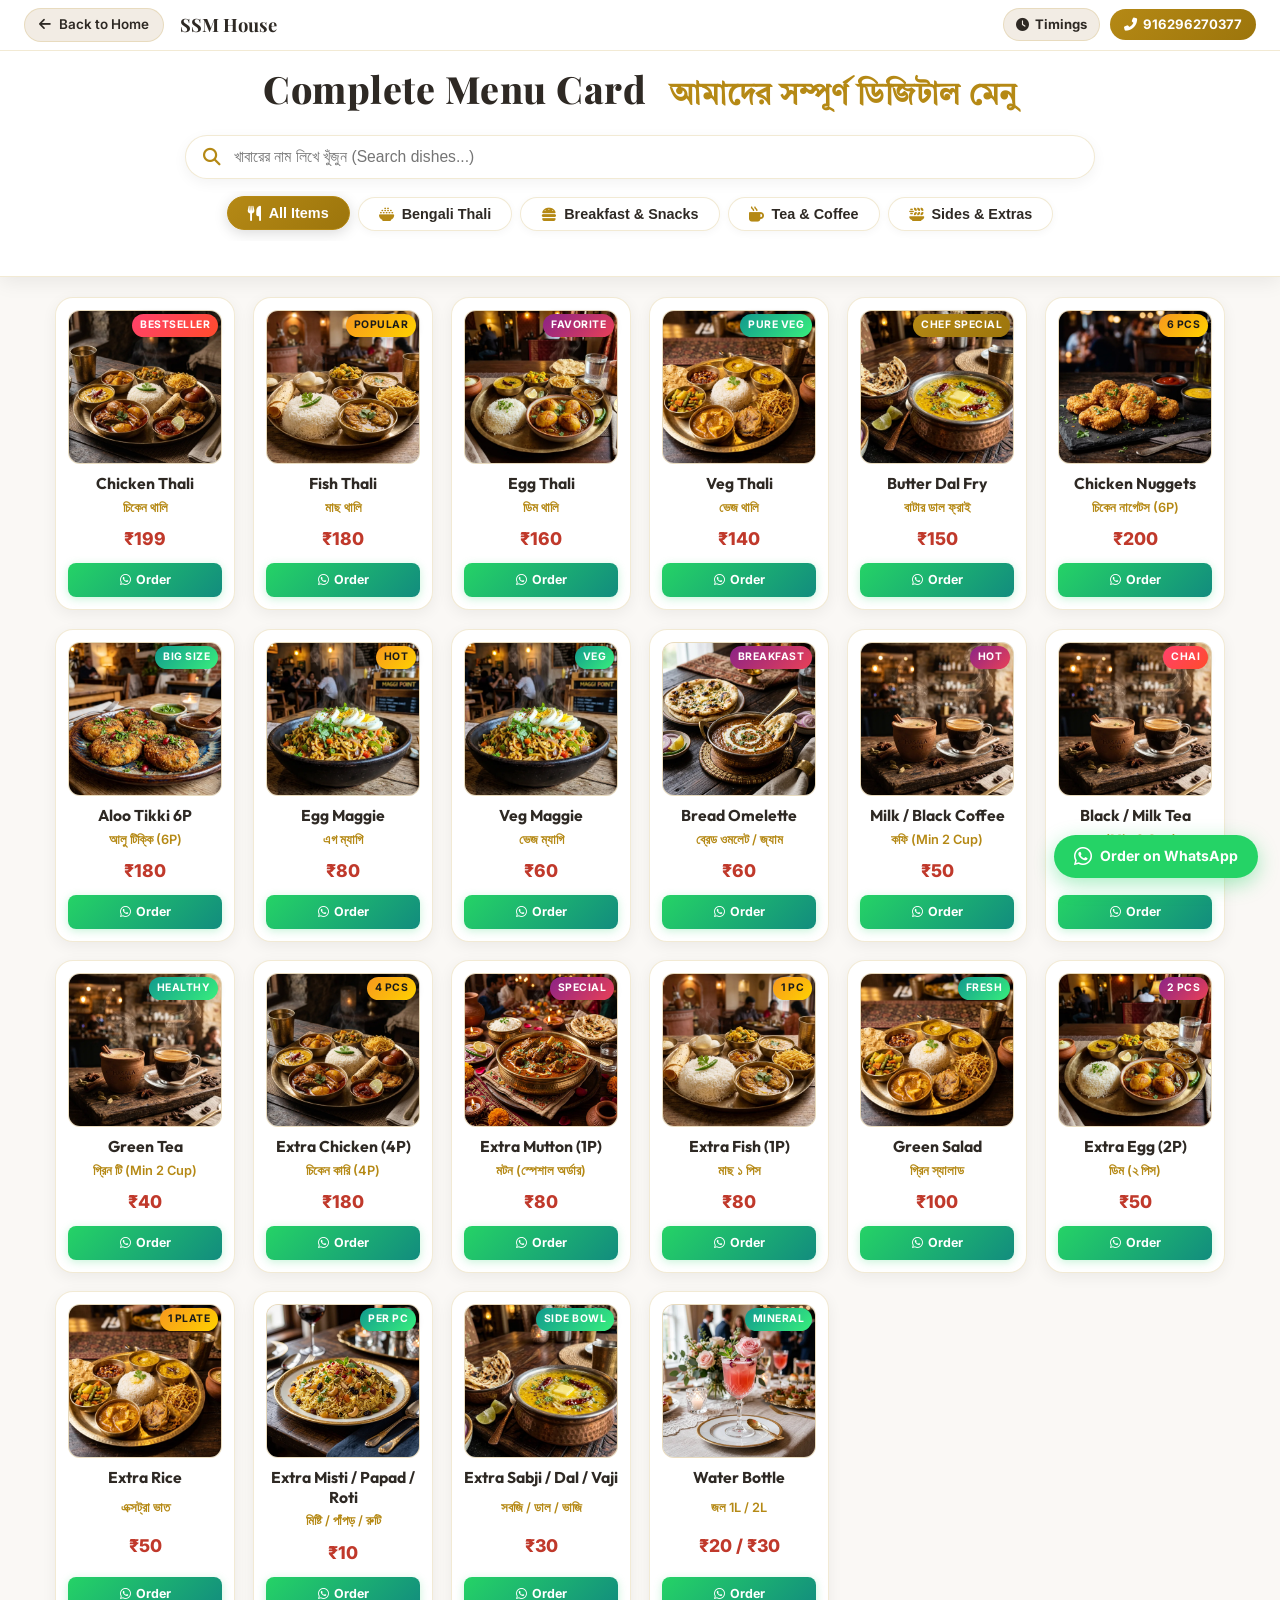
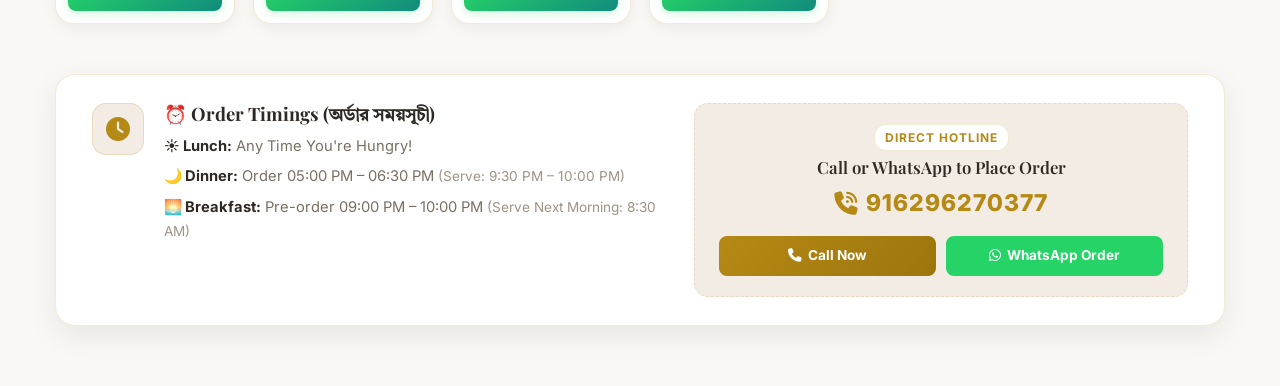
<file: menu.html>
﻿<!DOCTYPE html>
<html lang="bn">
<head>
    <meta charset="UTF-8">
    <meta name="viewport" content="width=device-width, initial-scale=1.0">
    <title>Full Menu Card | SSM House| সম্পূর্ণ মেনু</title>
    
    <!-- Meta Descriptions & SEO -->
    <meta name="description" content="Explore the full digital menu of SSM House. Bengali Thalis, Snacks, Tea, Coffee, Extras & Direct WhatsApp Ordering.">
    <meta name="theme-color" content="#c9a24b">
    
    <!-- Fonts -->
    <link rel="preconnect" href="https://fonts.googleapis.com">
    <link rel="preconnect" href="https://fonts.gstatic.com" crossorigin>
    <link href="https://fonts.googleapis.com/css2?family=Cinzel:wght@500;700;900&family=Inter:wght@300;400;500;600;700;800&family=Outfit:wght@400;500;600;700;800&family=Playfair+Display:ital,wght@0,600;0,700;0,900;1,600&family=Tiro+Bangla:ital@0;1&display=swap" rel="stylesheet">
    
    <!-- Font Awesome -->
    <link rel="stylesheet" href="https://cdnjs.cloudflare.com/ajax/libs/font-awesome/6.5.1/css/all.min.css">
    
    <!-- Main Style -->
    <link rel="stylesheet" href="styles.css">

    <style>
        /* Specific Styles for Compact Full Menu Page (LIGHT THEME) */
        .full-menu-page {
            background-color: var(--bg-deep);
            color: var(--text-primary);
            min-height: 100vh;
        }

        /* Sticky Top Header Container */
        .sticky-menu-top-container {
            position: sticky;
            top: 0;
            z-index: 1000;
            background: var(--bg-card);
            backdrop-filter: blur(20px);
            -webkit-backdrop-filter: blur(20px);
            border-bottom: 1.5px solid var(--glass-border);
            box-shadow: 0 4px 20px rgba(0, 0, 0, 0.08);
        }

        .full-menu-nav {
            padding: 8px 24px;
            display: flex;
            align-items: center;
            justify-content: space-between;
            border-bottom: 1px solid var(--glass-border);
        }

        .full-menu-nav-left {
            display: flex;
            align-items: center;
            gap: 16px;
        }

        .nav-back-btn {
            display: inline-flex;
            align-items: center;
            gap: 8px;
            background: var(--bg-dark);
            border: 1px solid var(--glass-border);
            color: var(--text-primary);
            padding: 5px 14px;
            border-radius: 25px;
            text-decoration: none;
            font-weight: 600;
            font-size: 0.84rem;
            transition: all 0.3s ease;
        }

        .nav-back-btn:hover {
            background: var(--accent-gold);
            color: #ffffff;
            border-color: var(--accent-gold);
            transform: translateX(-3px);
            box-shadow: 0 0 15px rgba(0, 0, 0, 0.15);
        }

        .full-menu-logo-title {
            font-family: 'Playfair Display', serif;
            font-size: 1.15rem;
            font-weight: 700;
            color: var(--text-primary);
        }

        .full-menu-logo-title span {
            color: var(--accent-gold);
        }

        .full-menu-nav-right {
            display: flex;
            align-items: center;
            gap: 10px;
        }

        .nav-timing-btn {
            display: inline-flex;
            align-items: center;
            gap: 6px;
            background: var(--bg-dark);
            border: 1px solid var(--glass-border);
            color: var(--text-primary);
            padding: 5px 12px;
            border-radius: 25px;
            text-decoration: none;
            font-weight: 700;
            font-size: 0.82rem;
            transition: all 0.3s ease;
        }

        .nav-timing-btn:hover {
            background: var(--accent-gold);
            color: #ffffff;
            border-color: var(--accent-gold);
            transform: translateY(-2px);
            box-shadow: 0 0 15px rgba(0, 0, 0, 0.15);
        }

        .nav-call-btn {
            display: inline-flex;
            align-items: center;
            gap: 6px;
            background: linear-gradient(135deg, var(--accent-gold), var(--accent-amber));
            color: #ffffff;
            padding: 5px 14px;
            border-radius: 25px;
            text-decoration: none;
            font-weight: 700;
            font-size: 0.82rem;
            transition: all 0.3s ease;
        }

        .nav-call-btn:hover {
            transform: translateY(-2px);
            box-shadow: 0 4px 15px rgba(0, 0, 0, 0.2);
        }

        /* Full Menu Hero Header */
        .full-menu-hero {
            text-align: center;
            padding: 14px 20px 10px;
            position: relative;
        }

        .full-menu-hero h1 {
            font-family: 'Playfair Display', serif;
            font-size: 2.35rem;
            font-weight: 800;
            color: var(--text-primary);
            margin-bottom: 0;
            line-height: 1.25;
            letter-spacing: 0.5px;
        }

        .full-menu-hero h1 .bengali-heading {
            color: var(--accent-gold);
            display: inline-block;
            font-size: 1.85rem;
            margin-left: 14px;
            font-family: 'Tiro Bangla', serif;
            font-weight: 700;
        }

        .full-menu-hero p {
            display: none;
        }

        /* Search & Filter Controls */
        .menu-control-bar {
            max-width: 950px;
            margin: 0 auto;
            padding: 10px 20px 15px;
        }

        .search-box-wrapper {
            position: relative;
            margin-bottom: 12px;
        }

        .search-box-wrapper input {
            width: 100%;
            background: var(--bg-card);
            border: 1.5px solid var(--glass-border);
            padding: 12px 20px 12px 48px;
            border-radius: 30px;
            color: var(--text-primary);
            font-size: 0.98rem;
            outline: none;
            transition: all 0.3s ease;
            box-shadow: 0 4px 14px rgba(0, 0, 0, 0.05);
        }

        .search-box-wrapper input:focus {
            border-color: var(--accent-gold);
            box-shadow: 0 0 18px rgba(0, 0, 0, 0.1);
            background: var(--bg-card);
        }

        .search-box-wrapper i {
            position: absolute;
            left: 18px;
            top: 50%;
            transform: translateY(-50%);
            color: var(--accent-gold);
            font-size: 1.1rem;
        }

        .menu-category-tabs {
            touch-action: pan-x pan-y;
            overscroll-behavior-x: contain;
            display: flex;
            justify-content: center;
            flex-wrap: wrap;
            gap: 10px;
            margin: 0;
        }

        .menu-tab-btn {
            background: var(--bg-card);
            border: 1.5px solid var(--glass-border);
            color: var(--text-secondary);
            padding: 8px 20px;
            border-radius: 25px;
            font-size: 0.9rem;
            font-weight: 600;
            cursor: pointer;
            backdrop-filter: blur(8px);
            transition: all 0.25s ease;
            display: inline-flex;
            align-items: center;
            gap: 8px;
            box-shadow: 0 2px 8px rgba(0, 0, 0, 0.04);
        }

        .menu-tab-btn i {
            color: var(--accent-gold);
            font-size: 0.95rem;
            transition: transform 0.3s ease;
        }

        .menu-tab-btn:hover {
            border-color: var(--accent-gold);
            color: var(--text-primary);
            background: var(--bg-card2, #f4f8f9);
            transform: translateY(-2px);
            box-shadow: 0 4px 15px rgba(0, 0, 0, 0.08);
        }

        .menu-tab-btn.active {
            background: linear-gradient(135deg, var(--accent-gold), var(--accent-amber));
            border-color: var(--accent-gold);
            color: #ffffff;
            box-shadow: 0 3px 14px rgba(0, 0, 0, 0.15);
            transform: translateY(-1px);
        }

        .menu-tab-btn.active i {
            color: #ffffff;
        }

        /* Compact Grid for Full Menu */
        .compact-menu-grid-container {
            max-width: 1200px;
            margin: 20px auto 50px;
            padding: 0 15px;
        }

        .compact-grid {
            display: grid;
            grid-template-columns: repeat(auto-fill, minmax(180px, 1fr));
            gap: 18px;
        }

        .compact-grid .food-menu-card {
            flex: initial;
            width: 100%;
            animation: floatMenuItem 4.5s ease-in-out infinite alternate;
        }

        .compact-grid .food-menu-card.hidden {
            display: none !important;
        }

        /* No Results Message */
        #no-results-msg {
            text-align: center;
            padding: 50px 20px;
            font-size: 1.1rem;
            color: var(--accent-gold);
            display: none;
            grid-column: 1 / -1;
        }

        /* Order Info Banner (Light Theme) */
        .order-info-banner {
            display: flex;
            align-items: stretch;
            justify-content: space-between;
            gap: 25px;
            padding: 28px 36px;
            border-radius: 20px;
            background: var(--bg-card);
            border: 1.5px solid var(--glass-border);
            box-shadow: 0 10px 30px rgba(0, 0, 0, 0.07);
        }

        .order-timing-card {
            display: flex;
            gap: 20px;
            flex: 1.3;
        }

        .timing-icon {
            width: 52px;
            height: 52px;
            border-radius: 14px;
            background: var(--bg-dark);
            border: 1px solid var(--glass-border);
            display: flex;
            align-items: center;
            justify-content: center;
            color: var(--accent-gold);
            font-size: 1.5rem;
            flex-shrink: 0;
        }

        .timing-details h4 {
            color: var(--text-primary);
            font-size: 1.15rem;
            margin-bottom: 10px;
            font-weight: 700;
        }

        .timing-details ul {
            list-style: none;
            padding: 0;
            margin: 0;
            display: flex;
            flex-direction: column;
            gap: 7px;
        }

        .timing-details li {
            font-size: 0.92rem;
            color: var(--text-secondary);
        }

        .timing-details li strong {
            color: var(--text-primary);
        }

        .timing-details .serve-time {
            color: var(--text-muted);
            font-size: 0.85rem;
        }

        .order-call-box {
            flex: 1;
            display: flex;
            flex-direction: column;
            align-items: center;
            justify-content: center;
            text-align: center;
            background: var(--bg-dark);
            padding: 20px 24px;
            border-radius: 14px;
            border: 1px dashed var(--glass-border);
        }

        .call-badge {
            background: var(--bg-card);
            color: var(--accent-gold);
            font-size: 0.75rem;
            font-weight: 700;
            text-transform: uppercase;
            letter-spacing: 1px;
            padding: 3px 10px;
            border-radius: 12px;
            margin-bottom: 6px;
            border: 1px solid var(--glass-border);
        }

        .order-call-box h3 {
            font-size: 1.05rem;
            color: var(--text-primary);
            margin-bottom: 8px;
            font-weight: 600;
        }

        .order-phone-link {
            font-size: 1.45rem;
            font-weight: 800;
            color: var(--accent-gold);
            text-decoration: none;
            letter-spacing: 1px;
            display: inline-flex;
            align-items: center;
            gap: 8px;
            margin-bottom: 14px;
            transition: transform 0.3s ease;
        }

        .order-phone-link:hover {
            transform: scale(1.05);
        }

        .quick-action-btns {
            display: flex;
            gap: 10px;
            width: 100%;
        }

        .direct-call-btn, .direct-wp-btn {
            flex: 1;
            padding: 9px 12px;
            border-radius: 8px;
            font-size: 0.85rem;
            font-weight: 700;
            text-decoration: none;
            display: inline-flex;
            align-items: center;
            justify-content: center;
            gap: 6px;
            transition: all 0.3s ease;
        }

        .direct-call-btn {
            background: linear-gradient(135deg, var(--accent-gold), var(--accent-amber));
            color: #ffffff;
        }

        .direct-call-btn:hover {
            transform: translateY(-2px);
            box-shadow: 0 4px 15px rgba(0, 0, 0, 0.2);
        }

        .direct-wp-btn {
            background: #25D366;
            color: #ffffff;
        }

        .direct-wp-btn:hover {
            background: #1ebc59;
            transform: translateY(-2px);
            box-shadow: 0 4px 15px rgba(37, 211, 102, 0.4);
        }

        /* Floating Order Quick Dial */
        .floating-order-btn {
            position: fixed;
            bottom: 22px;
            right: 22px;
            z-index: 999;
            display: flex;
            align-items: center;
            gap: 8px;
            background: #25D366;
            color: #ffffff;
            padding: 10px 20px;
            border-radius: 35px;
            text-decoration: none;
            font-weight: 700;
            font-size: 0.88rem;
            box-shadow: 0 6px 20px rgba(37, 211, 102, 0.4);
            transition: all 0.3s ease;
            animation: pulseOrderBtn 2.5s infinite;
        }

        .floating-order-btn:hover {
            background: #1ebc59;
            color: #ffffff;
            transform: scale(1.06);
            box-shadow: 0 8px 25px rgba(37, 211, 102, 0.6);
        }

        @keyframes pulseOrderBtn {
            0%, 100% { transform: scale(1); }
            50% { transform: scale(1.04); }
        }

        @media (max-width: 900px) {
            .order-info-banner {
                flex-direction: column;
                padding: 22px;
            }
            .order-timing-card {
                flex-direction: column;
                gap: 12px;
            }
        }

        @media (max-width: 600px) {
            .full-menu-nav {
                padding: 8px 12px;
            }
            .nav-back-btn span {
                display: none;
            }
            .full-menu-logo-title {
                font-size: 1.05rem;
            }
            .nav-timing-btn {
                padding: 4px 8px;
                font-size: 0.76rem;
            }
            .nav-timing-btn span {
                display: none;
            }
            .nav-call-btn {
                padding: 4px 10px;
                font-size: 0.76rem;
            }
            .full-menu-hero {
                padding: 10px 10px 4px;
            }
            .full-menu-hero h1 {
                font-size: 1.65rem;
            }
            .full-menu-hero h1 .bengali-heading {
                font-size: 1.35rem;
                display: block;
                margin-left: 0;
                margin-top: 4px;
            }
            .menu-control-bar {
                padding: 6px 12px 10px;
            }
            .search-box-wrapper {
                margin-bottom: 8px;
            }
            .search-box-wrapper input {
                padding: 9px 16px 9px 38px;
                font-size: 0.88rem;
                border-radius: 25px;
            }
            .search-box-wrapper i {
                left: 14px;
                font-size: 0.95rem;
            }
            .menu-category-tabs {
            touch-action: pan-x pan-y;
            overscroll-behavior-x: contain;
                gap: 6px;
                overflow-x: auto;
                flex-wrap: nowrap;
                justify-content: flex-start;
                padding-bottom: 4px;
                -webkit-overflow-scrolling: touch;
            }
            .menu-tab-btn {
                padding: 6px 14px;
                font-size: 0.8rem;
                border-radius: 20px;
                white-space: nowrap;
                flex-shrink: 0;
            }
            .compact-grid {
                grid-template-columns: repeat(2, 1fr);
                gap: 10px;
            }
            .compact-grid .food-menu-card {
                padding: 8px;
            }
            .food-title {
                font-size: 0.86rem;
            }
            .bengali-title {
                font-size: 0.72rem;
            }
            .food-price {
                font-size: 0.95rem;
            }
            .food-order-btn {
                padding: 5px 8px;
                font-size: 0.72rem;
            }
        }
    </style>
</head>
<body class="full-menu-page">

    <!-- Sticky Top Header (Navbar + Hero Title + Search Box + Filter Tabs) -->
    <div class="sticky-menu-top-container">
        <!-- Top Navigation Bar -->
        <nav class="full-menu-nav">
            <div class="full-menu-nav-left">
                <a href="index.html" class="nav-back-btn" title="Go back to Home Page">
                    <i class="fas fa-arrow-left"></i> <span>Back to Home</span>
                </a>
                <div class="full-menu-logo-title">SSM House</div>
            </div>
            <div class="full-menu-nav-right">
                <a href="#order-timings" class="nav-timing-btn" id="nav-timing-toggle-btn" title="Order Timings (অর্ডার সময়সূচী)">
                    <i class="fas fa-clock" id="nav-timing-icon"></i> <span id="nav-timing-text">Timings</span>
                </a>
                <a href="tel:916296270377" class="nav-call-btn">
                    <i class="fas fa-phone-alt"></i> <span>916296270377</span>
                </a>
            </div>
        </nav>

        <!-- Hero Header -->
        <header class="full-menu-hero">
            <h1>Complete Menu Card <span class="bengali-heading">আমাদের সম্পূর্ণ ডিজিটাল মেনু</span></h1>
        </header>

        <!-- Search Bar & Category Filter Tabs -->
        <div class="menu-control-bar">
            <div class="search-box-wrapper">
                <i class="fas fa-search"></i>
                <input type="text" id="menu-search-input" placeholder="খাবারের নাম লিখে খুঁজুন (Search dishes...)" autocomplete="off">
            </div>

            <div class="menu-category-tabs">
                <button class="menu-tab-btn active" data-category="all">
                    <i class="fas fa-utensils"></i> All Items
                </button>
                <button class="menu-tab-btn" data-category="thali">
                    <i class="fas fa-bowl-rice"></i> Bengali Thali
                </button>
                <button class="menu-tab-btn" data-category="snacks">
                    <i class="fas fa-burger"></i> Breakfast & Snacks
                </button>
                <button class="menu-tab-btn" data-category="beverages">
                    <i class="fas fa-mug-hot"></i> Tea & Coffee
                </button>
                <button class="menu-tab-btn" data-category="extras">
                    <i class="fas fa-plate-wheat"></i> Sides & Extras
                </button>
            </div>
        </div>
    </div>

    <!-- Compact Full Menu Grid -->
    <main class="compact-menu-grid-container">
        <div class="compact-grid" id="full-menu-grid">

            <!-- 1. Chicken Thali -->
            <div class="food-menu-card" data-category="thali" data-keywords="chicken thali murgi murgir mangsho rice dal sabji thali">
                <div class="food-card-badge bestseller">Bestseller</div>
                <div class="food-card-img-box">
                    <img src="assets/menu_chicken_thali.webp" alt="Chicken Thali" loading="lazy">
                </div>
                <div class="food-card-body">
                    <h3 class="food-title">Chicken Thali</h3>
                    <span class="bengali-title">চিকেন থালি</span>
                    <span class="food-price">₹199</span>
                    <a href="https://wa.me/916296270377?text==Hi%20SSM%20House,%20I%20want%20to%20order%20Chicken%20Thali%20(₹199)" target="_blank" class="food-order-btn">
                        <i class="fab fa-whatsapp"></i> Order
                    </a>
                </div>
            </div>

            <!-- 2. Fish Thali -->
            <div class="food-menu-card" data-category="thali" data-keywords="fish thali macher thali mach jhol rui katla rice dal thali">
                <div class="food-card-badge popular">Popular</div>
                <div class="food-card-img-box">
                    <img src="assets/menu_fish_thali.webp" alt="Fish Thali" loading="lazy">
                </div>
                <div class="food-card-body">
                    <h3 class="food-title">Fish Thali</h3>
                    <span class="bengali-title">মাছ থালি</span>
                    <span class="food-price">₹180</span>
                    <a href="https://wa.me/916296270377?text==Hi%20SSM%20House,%20I%20want%20to%20order%20Fish%20Thali%20(₹180)" target="_blank" class="food-order-btn">
                        <i class="fab fa-whatsapp"></i> Order
                    </a>
                </div>
            </div>

            <!-- 3. Egg Thali -->
            <div class="food-menu-card" data-category="thali" data-keywords="egg thali dimer thali dim kosha rice dal thali">
                <div class="food-card-badge special">Favorite</div>
                <div class="food-card-img-box">
                    <img src="assets/menu_egg_thali.webp" alt="Egg Thali" loading="lazy">
                </div>
                <div class="food-card-body">
                    <h3 class="food-title">Egg Thali</h3>
                    <span class="bengali-title">ডিম থালি</span>
                    <span class="food-price">₹160</span>
                    <a href="https://wa.me/916296270377?text==Hi%20SSM%20House,%20I%20want%20to%20order%20Egg%20Thali%20(₹160)" target="_blank" class="food-order-btn">
                        <i class="fab fa-whatsapp"></i> Order
                    </a>
                </div>
            </div>

            <!-- 4. Veg Thali -->
            <div class="food-menu-card" data-category="thali" data-keywords="veg thali niramish thali paneer dal sabji rice mishti doi">
                <div class="food-card-badge pure-veg">Pure Veg</div>
                <div class="food-card-img-box">
                    <img src="assets/menu_veg_thali.webp" alt="Veg Thali" loading="lazy">
                </div>
                <div class="food-card-body">
                    <h3 class="food-title">Veg Thali</h3>
                    <span class="bengali-title">ভেজ থালি</span>
                    <span class="food-price">₹140</span>
                    <a href="https://wa.me/916296270377?text==Hi%20SSM%20House,%20I%20want%20to%20order%20Veg%20Thali%20(₹140)" target="_blank" class="food-order-btn">
                        <i class="fab fa-whatsapp"></i> Order
                    </a>
                </div>
            </div>

            <!-- 5. Butter Dal Fry -->
            <div class="food-menu-card" data-category="extras" data-keywords="butter dal fry yellow dal tadka veg">
                <div class="food-card-badge chef">Chef Special</div>
                <div class="food-card-img-box">
                    <img src="assets/menu_butter_dal_fry.webp" alt="Butter Dal Fry" loading="lazy">
                </div>
                <div class="food-card-body">
                    <h3 class="food-title">Butter Dal Fry</h3>
                    <span class="bengali-title">বাটার ডাল ফ্রাই</span>
                    <span class="food-price">₹150</span>
                    <a href="https://wa.me/916296270377?text==Hi%20SSM%20House,%20I%20want%20to%20order%20Butter%20Dal%20Fry%20(₹150)" target="_blank" class="food-order-btn">
                        <i class="fab fa-whatsapp"></i> Order
                    </a>
                </div>
            </div>

            <!-- 6. Chicken Nuggets (6P) -->
            <div class="food-menu-card" data-category="snacks" data-keywords="chicken nuggets 6p fried snacks non-veg">
                <div class="food-card-badge popular">6 Pcs</div>
                <div class="food-card-img-box">
                    <img src="assets/menu_chicken_nuggets.webp" alt="Chicken Nuggets" loading="lazy">
                </div>
                <div class="food-card-body">
                    <h3 class="food-title">Chicken Nuggets</h3>
                    <span class="bengali-title">চিকেন নাগেটস (6P)</span>
                    <span class="food-price">₹200</span>
                    <a href="https://wa.me/916296270377?text==Hi%20SSM%20House,%20I%20want%20to%20order%20Chicken%20Nuggets%20(₹200)" target="_blank" class="food-order-btn">
                        <i class="fab fa-whatsapp"></i> Order
                    </a>
                </div>
            </div>

            <!-- 7. Aloo Tikki Big Size (6P) -->
            <div class="food-menu-card" data-category="snacks" data-keywords="aloo tikki potato cutlet snacks big size veg">
                <div class="food-card-badge pure-veg">Big Size</div>
                <div class="food-card-img-box">
                    <img src="assets/menu_aloo_tikki.webp" alt="Aloo Tikki Big Size" loading="lazy">
                </div>
                <div class="food-card-body">
                    <h3 class="food-title">Aloo Tikki 6P</h3>
                    <span class="bengali-title">আলু টিক্কি (6P)</span>
                    <span class="food-price">₹180</span>
                    <a href="https://wa.me/916296270377?text==Hi%20SSM%20House,%20I%20want%20to%20order%20Aloo%20Tikki%20(₹180)" target="_blank" class="food-order-btn">
                        <i class="fab fa-whatsapp"></i> Order
                    </a>
                </div>
            </div>

            <!-- 8. Egg Maggie -->
            <div class="food-menu-card" data-category="snacks" data-keywords="egg maggie noodles masala snacks">
                <div class="food-card-badge popular">Hot</div>
                <div class="food-card-img-box">
                    <img src="assets/menu_egg_maggie.webp" alt="Egg Maggie" loading="lazy">
                </div>
                <div class="food-card-body">
                    <h3 class="food-title">Egg Maggie</h3>
                    <span class="bengali-title">এগ ম্যাগি</span>
                    <span class="food-price">₹80</span>
                    <a href="https://wa.me/916296270377?text==Hi%20SSM%20House,%20I%20want%20to%20order%20Egg%20Maggie%20(₹80)" target="_blank" class="food-order-btn">
                        <i class="fab fa-whatsapp"></i> Order
                    </a>
                </div>
            </div>

            <!-- 9. Veg Maggie -->
            <div class="food-menu-card" data-category="snacks" data-keywords="veg maggie masala noodles snacks vegetarian">
                <div class="food-card-badge pure-veg">Veg</div>
                <div class="food-card-img-box">
                    <img src="assets/menu_egg_maggie.webp" alt="Veg Maggie" loading="lazy">
                </div>
                <div class="food-card-body">
                    <h3 class="food-title">Veg Maggie</h3>
                    <span class="bengali-title">ভেজ ম্যাগি</span>
                    <span class="food-price">₹60</span>
                    <a href="https://wa.me/916296270377?text==Hi%20SSM%20House,%20I%20want%20to%20order%20Veg%20Maggie%20(₹60)" target="_blank" class="food-order-btn">
                        <i class="fab fa-whatsapp"></i> Order
                    </a>
                </div>
            </div>

            <!-- 10. Bread Omelette / Jam / Butter -->
            <div class="food-menu-card" data-category="snacks" data-keywords="bread omelette jam butter breakfast toast egg">
                <div class="food-card-badge special">Breakfast</div>
                <div class="food-card-img-box">
                    <img src="assets/menu6.webp" alt="Bread Omelette Jam Butter" loading="lazy">
                </div>
                <div class="food-card-body">
                    <h3 class="food-title">Bread Omelette</h3>
                    <span class="bengali-title">ব্রেড ওমলেট / জ্যাম</span>
                    <span class="food-price">₹60</span>
                    <a href="https://wa.me/916296270377?text==Hi%20SSM%20House,%20I%20want%20to%20order%20Bread%20Omelette%20(₹60)" target="_blank" class="food-order-btn">
                        <i class="fab fa-whatsapp"></i> Order
                    </a>
                </div>
            </div>

            <!-- 11. Milk / Black Coffee -->
            <div class="food-menu-card" data-category="beverages" data-keywords="coffee milk coffee black coffee hot drink beverages espresso">
                <div class="food-card-badge special">Hot</div>
                <div class="food-card-img-box">
                    <img src="assets/menu_tea_coffee.webp" alt="Milk and Black Coffee" loading="lazy">
                </div>
                <div class="food-card-body">
                    <h3 class="food-title">Milk / Black Coffee</h3>
                    <span class="bengali-title">কফি (Min 2 Cup)</span>
                    <span class="food-price">₹50</span>
                    <a href="https://wa.me/916296270377?text==Hi%20SSM%20House,%20I%20want%20to%20order%20Coffee" target="_blank" class="food-order-btn">
                        <i class="fab fa-whatsapp"></i> Order
                    </a>
                </div>
            </div>

            <!-- 12. Black / Milk Tea -->
            <div class="food-menu-card" data-category="beverages" data-keywords="tea chai milk tea black tea masala chai beverage">
                <div class="food-card-badge bestseller">Chai</div>
                <div class="food-card-img-box">
                    <img src="assets/menu_tea_coffee.webp" alt="Black and Milk Tea" loading="lazy">
                </div>
                <div class="food-card-body">
                    <h3 class="food-title">Black / Milk Tea</h3>
                    <span class="bengali-title">চা (Min 2 Cup)</span>
                    <span class="food-price">₹25</span>
                    <a href="https://wa.me/916296270377?text==Hi%20SSM%20House,%20I%20want%20to%20order%20Tea" target="_blank" class="food-order-btn">
                        <i class="fab fa-whatsapp"></i> Order
                    </a>
                </div>
            </div>

            <!-- 13. Green Tea -->
            <div class="food-menu-card" data-category="beverages" data-keywords="green tea healthy detox hot beverage">
                <div class="food-card-badge pure-veg">Healthy</div>
                <div class="food-card-img-box">
                    <img src="assets/menu_tea_coffee.webp" alt="Green Tea" loading="lazy">
                </div>
                <div class="food-card-body">
                    <h3 class="food-title">Green Tea</h3>
                    <span class="bengali-title">গ্রিন টি (Min 2 Cup)</span>
                    <span class="food-price">₹40</span>
                    <a href="https://wa.me/916296270377?text==Hi%20SSM%20House,%20I%20want%20to%20order%20Green%20Tea" target="_blank" class="food-order-btn">
                        <i class="fab fa-whatsapp"></i> Order
                    </a>
                </div>
            </div>

            <!-- 14. Extra Chicken (4P) -->
            <div class="food-menu-card" data-category="extras" data-keywords="extra chicken 4p murgir mangsho chicken curry side non-veg">
                <div class="food-card-badge popular">4 Pcs</div>
                <div class="food-card-img-box">
                    <img src="assets/menu_chicken_thali.webp" alt="Extra Chicken 4P" loading="lazy">
                </div>
                <div class="food-card-body">
                    <h3 class="food-title">Extra Chicken (4P)</h3>
                    <span class="bengali-title">চিকেন কারি (4P)</span>
                    <span class="food-price">₹180</span>
                    <a href="https://wa.me/916296270377?text==Hi%20SSM%20House,%20I%20want%20to%20order%20Extra%20Chicken%204P%20(₹180)" target="_blank" class="food-order-btn">
                        <i class="fab fa-whatsapp"></i> Order
                    </a>
                </div>
            </div>

            <!-- 15. Extra Mutton (1P - Special Order) -->
            <div class="food-menu-card" data-category="extras" data-keywords="extra mutton 1p khasi mangsho mutton kosha special non-veg">
                <div class="food-card-badge special">Special</div>
                <div class="food-card-img-box">
                    <img src="assets/menu3.webp" alt="Extra Mutton 1P" loading="lazy">
                </div>
                <div class="food-card-body">
                    <h3 class="food-title">Extra Mutton (1P)</h3>
                    <span class="bengali-title">মটন (স্পেশাল অর্ডার)</span>
                    <span class="food-price">₹80</span>
                    <a href="https://wa.me/916296270377?text==Hi%20SSM%20House,%20I%20want%20to%20order%20Extra%20Mutton%20(₹80)" target="_blank" class="food-order-btn">
                        <i class="fab fa-whatsapp"></i> Order
                    </a>
                </div>
            </div>

            <!-- 16. Extra Fish (1P) -->
            <div class="food-menu-card" data-category="extras" data-keywords="extra fish 1p macher jhol rui katla side non-veg">
                <div class="food-card-badge popular">1 Pc</div>
                <div class="food-card-img-box">
                    <img src="assets/menu_fish_thali.webp" alt="Extra Fish 1P" loading="lazy">
                </div>
                <div class="food-card-body">
                    <h3 class="food-title">Extra Fish (1P)</h3>
                    <span class="bengali-title">মাছ ১ পিস</span>
                    <span class="food-price">₹80</span>
                    <a href="https://wa.me/916296270377?text==Hi%20SSM%20House,%20I%20want%20to%20order%20Extra%20Fish%20(₹80)" target="_blank" class="food-order-btn">
                        <i class="fab fa-whatsapp"></i> Order
                    </a>
                </div>
            </div>

            <!-- 17. Green Salad -->
            <div class="food-menu-card" data-category="extras" data-keywords="green salad cucumber tomato onion lemon salad veg">
                <div class="food-card-badge pure-veg">Fresh</div>
                <div class="food-card-img-box">
                    <img src="assets/menu_veg_thali.webp" alt="Green Salad" loading="lazy">
                </div>
                <div class="food-card-body">
                    <h3 class="food-title">Green Salad</h3>
                    <span class="bengali-title">গ্রিন স্যালাড</span>
                    <span class="food-price">₹100</span>
                    <a href="https://wa.me/916296270377?text==Hi%20SSM%20House,%20I%20want%20to%20order%20Green%20Salad%20(₹100)" target="_blank" class="food-order-btn">
                        <i class="fab fa-whatsapp"></i> Order
                    </a>
                </div>
            </div>

            <!-- 18. Extra Egg (2P) -->
            <div class="food-menu-card" data-category="extras" data-keywords="extra egg 2p dim egg curry side non-veg">
                <div class="food-card-badge special">2 Pcs</div>
                <div class="food-card-img-box">
                    <img src="assets/menu_egg_thali.webp" alt="Extra Egg 2P" loading="lazy">
                </div>
                <div class="food-card-body">
                    <h3 class="food-title">Extra Egg (2P)</h3>
                    <span class="bengali-title">ডিম (২ পিস)</span>
                    <span class="food-price">₹50</span>
                    <a href="https://wa.me/916296270377?text==Hi%20SSM%20House,%20I%20want%20to%20order%20Extra%20Egg%202P%20(₹50)" target="_blank" class="food-order-btn">
                        <i class="fab fa-whatsapp"></i> Order
                    </a>
                </div>
            </div>

            <!-- 19. Extra Rice -->
            <div class="food-menu-card" data-category="extras" data-keywords="extra rice bhat rice portion veg side">
                <div class="food-card-badge popular">1 Plate</div>
                <div class="food-card-img-box">
                    <img src="assets/menu_veg_thali.webp" alt="Extra Rice" loading="lazy">
                </div>
                <div class="food-card-body">
                    <h3 class="food-title">Extra Rice</h3>
                    <span class="bengali-title">এক্সট্রা ভাত</span>
                    <span class="food-price">₹50</span>
                    <a href="https://wa.me/916296270377?text==Hi%20SSM%20House,%20I%20want%20to%20order%20Extra%20Rice%20(₹50)" target="_blank" class="food-order-btn">
                        <i class="fab fa-whatsapp"></i> Order
                    </a>
                </div>
            </div>

            <!-- 20. Extra Misti / Papad / Roti -->
            <div class="food-menu-card" data-category="extras" data-keywords="extra misti papad roti sweet flatbread side">
                <div class="food-card-badge pure-veg">Per Pc</div>
                <div class="food-card-img-box">
                    <img src="assets/menu2.webp" alt="Extra Misti Papad Roti" loading="lazy">
                </div>
                <div class="food-card-body">
                    <h3 class="food-title">Extra Misti / Papad / Roti</h3>
                    <span class="bengali-title">মিষ্টি / পাঁপড় / রুটি</span>
                    <span class="food-price">₹10</span>
                    <a href="https://wa.me/916296270377?text==Hi%20SSM%20House,%20I%20want%20to%20order%20Extra%20Misti%20Papad%20Roti%20(₹10)" target="_blank" class="food-order-btn">
                        <i class="fab fa-whatsapp"></i> Order
                    </a>
                </div>
            </div>

            <!-- 21. Extra Sabji / Dal / Vaji -->
            <div class="food-menu-card" data-category="extras" data-keywords="extra sabji dal vaji butter dal fry veg side">
                <div class="food-card-badge pure-veg">Side Bowl</div>
                <div class="food-card-img-box">
                    <img src="assets/menu_butter_dal_fry.webp" alt="Extra Sabji Dal Vaji" loading="lazy">
                </div>
                <div class="food-card-body">
                    <h3 class="food-title">Extra Sabji / Dal / Vaji</h3>
                    <span class="bengali-title">সবজি / ডাল / ভাজি</span>
                    <span class="food-price">₹30</span>
                    <a href="https://wa.me/916296270377?text==Hi%20SSM%20House,%20I%20want%20to%20order%20Extra%20Sabji%20Dal%20Vaji%20(₹30)" target="_blank" class="food-order-btn">
                        <i class="fab fa-whatsapp"></i> Order
                    </a>
                </div>
            </div>

            <!-- 20. Packaged Water Bottle (1L / 2L) -->
            <div class="food-menu-card" data-category="beverages" data-keywords="water bottle 1l 2l mineral water drink">
                <div class="food-card-badge pure-veg">Mineral</div>
                <div class="food-card-img-box">
                    <img src="assets/menu5.webp" alt="Packaged Water Bottle" loading="lazy">
                </div>
                <div class="food-card-body">
                    <h3 class="food-title">Water Bottle</h3>
                    <span class="bengali-title">জল 1L / 2L</span>
                    <span class="food-price">₹20 / ₹30</span>
                    <a href="https://wa.me/916296270377?text==Hi%20SSM%20House,%20I%20want%20to%20order%20Water%20Bottle" target="_blank" class="food-order-btn">
                        <i class="fab fa-whatsapp"></i> Order
                    </a>
                </div>
            </div>

        </div>

        <!-- No Results Fallback -->
        <div id="no-results-msg">
            <i class="fas fa-search" style="font-size: 2.5rem; margin-bottom: 12px; display: block;"></i>
            <p>আপনার খোঁজা অনুযায়ী কোনো খাবার পাওয়া যায়নি। অন্য কিছু লিখে খুঁজুন।</p>
        </div>
    </main>

    <!-- Order Timings Banner -->
    <div id="order-timings" style="max-width: 1200px; margin: 0 auto 60px; padding: 0 15px; scroll-margin-top: 170px;">
        <div class="order-info-banner glassmorphism">
            <div class="order-timing-card">
                <div class="timing-icon"><i class="fas fa-clock"></i></div>
                <div class="timing-details">
                    <h4>⏰ Order Timings (অর্ডার সময়সূচী)</h4>
                    <ul>
                        <li><strong>☀️ Lunch:</strong> Any Time You're Hungry!</li>
                        <li><strong>🌙 Dinner:</strong> Order 05:00 PM – 06:30 PM <span class="serve-time">(Serve: 9:30 PM – 10:00 PM)</span></li>
                        <li><strong>🌅 Breakfast:</strong> Pre-order 09:00 PM – 10:00 PM <span class="serve-time">(Serve Next Morning: 8:30 AM)</span></li>
                    </ul>
                </div>
            </div>
            
            <div class="order-call-box">
                <div class="call-badge">Direct Hotline</div>
                <h3>Call or WhatsApp to Place Order</h3>
                <a href="tel:916296270377" class="order-phone-link">
                    <i class="fas fa-phone-volume"></i> 916296270377
                </a>
                <div class="quick-action-btns">
                    <a href="tel:916296270377" class="direct-call-btn">
                        <i class="fas fa-phone"></i> Call Now
                    </a>
                    <a href="https://wa.me/916296270377?text==Hello%20SSM%20House,%20I%20want%20to%20place%20an%20order!" target="_blank" class="direct-wp-btn">
                        <i class="fab fa-whatsapp"></i> WhatsApp Order
                    </a>
                </div>
            </div>
        </div>
    </div>

    <!-- Floating Direct WhatsApp Button -->
    <a href="https://wa.me/916296270377?text==Hello%20SSM%20House,%20I%20want%20to%20order%20food!" target="_blank" class="floating-order-btn" title="Direct WhatsApp Order">
        <i class="fab fa-whatsapp" style="font-size: 1.3rem;"></i> <span>Order on WhatsApp</span>
    </a>

    <!-- JavaScript for Live Search & Category Filtering -->
    <script>
        document.addEventListener('DOMContentLoaded', () => {
            const searchInput = document.getElementById('menu-search-input');
            const categoryTabs = document.querySelectorAll('.menu-tab-btn');
            const foodCards = document.querySelectorAll('.food-menu-card');
            const noResultsMsg = document.getElementById('no-results-msg');

            let activeCategory = 'all';

            function filterMenu() {
                const query = searchInput.value.toLowerCase().trim();
                let visibleCount = 0;

                foodCards.forEach(card => {
                    const cardCategory = card.getAttribute('data-category');
                    const keywords = (card.getAttribute('data-keywords') || '') + ' ' + card.innerText.toLowerCase();

                    const matchesCategory = (activeCategory === 'all' || cardCategory === activeCategory);
                    const matchesSearch = query === '' || keywords.includes(query);

                    if (matchesCategory && matchesSearch) {
                        card.classList.remove('hidden');
                        visibleCount++;
                    } else {
                        card.classList.add('hidden');
                    }
                });

                if (visibleCount === 0) {
                    noResultsMsg.style.display = 'block';
                } else {
                    noResultsMsg.style.display = 'none';
                }
            }

            // Category Tab Clicks
            categoryTabs.forEach(tab => {
                tab.addEventListener('click', () => {
                    categoryTabs.forEach(t => t.classList.remove('active'));
                    tab.classList.add('active');
                    activeCategory = tab.getAttribute('data-category');
                    const tabsContainer = tab.closest('.menu-category-tabs');
                    if (tabsContainer) {
                        const targetScroll = tab.offsetLeft - (tabsContainer.clientWidth / 2) + (tab.offsetWidth / 2);
                        tabsContainer.scrollTo({ left: targetScroll, behavior: 'smooth' });
                    }
                    filterMenu();
                });
            });

            // Search Input Live Filter
            searchInput.addEventListener('input', () => {
                filterMenu();
            });

            // ============================================================
            // TWO-WAY TOGGLE SCROLL (Click to go to Timings, Click again to go to Top)
            // ============================================================
            const timingToggleBtn = document.getElementById('nav-timing-toggle-btn');
            const timingIcon = document.getElementById('nav-timing-icon');
            const timingText = document.getElementById('nav-timing-text');
            const orderTimingsSection = document.getElementById('order-timings');

            function isNearTimingsSection() {
                if (!orderTimingsSection) return false;
                const rect = orderTimingsSection.getBoundingClientRect();
                return rect.top <= window.innerHeight * 0.75;
            }

            if (timingToggleBtn && orderTimingsSection) {
                timingToggleBtn.addEventListener('click', (e) => {
                    e.preventDefault();
                    if (isNearTimingsSection()) {
                        // If already at Timings section -> Smoothly scroll back to TOP
                        window.scrollTo({ top: 0, behavior: 'smooth' });
                    } else {
                        // Smoothly scroll DOWN to Order Timings section
                        orderTimingsSection.scrollIntoView({ behavior: 'smooth', block: 'start' });
                    }
                });

                // Dynamically update button icon/text when user scrolls near timings
                window.addEventListener('scroll', () => {
                    if (isNearTimingsSection()) {
                        timingToggleBtn.classList.add('at-bottom');
                        if (timingIcon) timingIcon.className = 'fas fa-arrow-up';
                        if (timingText) timingText.innerText = 'Top';
                        timingToggleBtn.title = 'Scroll back to Top (উপরে ফিরে যান)';
                    } else {
                        timingToggleBtn.classList.remove('at-bottom');
                        if (timingIcon) timingIcon.className = 'fas fa-clock';
                        if (timingText) timingText.innerText = 'Timings';
                        timingToggleBtn.title = 'Order Timings (অর্ডার সময়সূচী)';
                    }
                }, { passive: true });
            }
        });
    </script>
</body>
</html>
</file>
<file: styles.css>
﻿/* ============================================================
   SSM HOUSE — Premium Modern Theme
   ============================================================ */

@import url('https://fonts.googleapis.com/css2?family=Playfair+Display:wght@400;600;700;800&family=Outfit:wght@300;400;600;800&family=Inter:wght@300;400;500;600&display=swap');

/* ---- CSS Variables ---- */
:root {
    --bg-deep-rgb:   250, 248, 245;
    --bg-dark-rgb:   242, 236, 228;
    --bg-card-rgb:   255, 255, 255;
    --bg-card2-rgb:  248, 246, 242;

    --bg-deep:       rgb(var(--bg-deep-rgb));
    --bg-dark:       rgb(var(--bg-dark-rgb));
    --bg-card:       rgb(var(--bg-card-rgb));
    --bg-card2:      rgb(var(--bg-card2-rgb));
    --accent-gold:   #B58915;
    --accent-amber:  #9C750C;
    --accent-light:  #D4AF37;
    --accent-red:    #C0392B;
    --accent-warm:   #D35400;
    --text-primary:  #2E2924;
    --text-secondary:#7A7062;
    --text-muted:    #9E9485;
    --glass-bg:      rgba(var(--bg-card-rgb), 0.75);
    --glass-border:  rgba(181, 137, 21, 0.18);
    --glass-shadow:  0 8px 32px rgba(122, 112, 98, 0.08);
    --glow-gold:     0 0 20px rgba(181, 137, 21, 0.1);
    --radius-sm:     8px;
    --radius-md:     16px;
    --radius-lg:     24px;
    --transition:    all 0.4s cubic-bezier(0.4, 0, 0.2, 1);
}

/* ---- Reset ---- */
*, *::before, *::after {
    margin: 0;
    padding: 0;
    box-sizing: border-box;
}

html {
    scroll-behavior: smooth;
}

body {
    font-family: 'Inter', sans-serif;
    background-color: var(--bg-deep);
    color: var(--text-primary);
    overflow-x: hidden;
    line-height: 1.6;
}

body.no-scroll {
    overflow-y: hidden !important;
}

h1, h2, h3, h4 {
    font-family: 'Playfair Display', 'Tiro Bangla', serif;
    line-height: 1.2;
}

/* ---- Custom Scrollbar ---- */
::-webkit-scrollbar          { width: 6px; }
::-webkit-scrollbar-track    { background: var(--bg-deep); }
::-webkit-scrollbar-thumb    { background: var(--accent-gold); border-radius: 3px; }
::-webkit-scrollbar-thumb:hover { background: var(--accent-amber); }

/* ============================================================
   NAVBAR
   ============================================================ */
.navbar {
    position: sticky;
    top: 0;
    margin: 0;
    width: 100%;
    padding: 0 5%;
    height: 72px;
    border-radius: 0;
    display: flex;
    justify-content: space-between;
    align-items: center;
    background: rgba(var(--bg-dark-rgb), 0.92);
    backdrop-filter: blur(20px);
    -webkit-backdrop-filter: blur(20px);
    z-index: 1000;
    border-bottom: 1px solid rgba(212, 175, 55, 0.2);
    box-shadow: 0 4px 30px rgba(122, 112, 98, 0.12);
    transition: var(--transition);
}

.navbar-scrolled {
    height: 62px;
    background: rgba(var(--bg-dark-rgb), 0.97);
    border-bottom-color: rgba(212, 175, 55, 0.35);
    box-shadow: 0 8px 40px rgba(122, 112, 98, 0.16), var(--glow-gold);
}

.logo-container {
    display: flex;
    align-items: center;
    gap: 2px; /* Set gap to almost zero to align right next to logo image */
}

.logo-brand-img {
    height: 52px;
    width: auto;
    object-fit: contain;
    transition: var(--transition);
}

.logo-brand-img:hover {
    transform: scale(1.04);
}

.logo-text-wrapper {
    display: flex;
    align-items: center;
    position: relative;
    padding-left: 0px; /* Removed padding entirely to start text immediately */
    /* no overflow: hidden so football can roll across the whole screen */
}

.animated-football-header {
    position: absolute;
    left: -52px;
    width: 48px;
    height: 48px;
    top: 50%;
    margin-top: -24px;
    display: inline-block;
    z-index: 10;
    animation: footballRollAcross 14s linear infinite;
    will-change: left, transform, opacity;
    pointer-events: none;
}

.animated-football-header svg,
.animated-football-header img {
    width: 100%;
    height: 100%;
}

.logo-text {
    font-size: 1.5rem;
    font-weight: 800;
    letter-spacing: 1px;
    background: linear-gradient(90deg, var(--accent-gold), var(--accent-red));
    -webkit-background-clip: text;
    -webkit-text-fill-color: transparent;
    font-family: 'Outfit', sans-serif;
    display: inline-block;
    white-space: nowrap;
    overflow: hidden;
    clip-path: inset(0 100% 0 0);
    opacity: 0;
    animation: revealTextWipe 14s linear infinite;
    will-change: clip-path, opacity;
}

.nav-links {
    display: flex;
    flex-direction: column;
    position: absolute;
    top: 100%;
    right: 5%; /* Align with padding of navbar actions */
    width: 210px;
    height: auto;
    background: rgba(var(--bg-dark-rgb), 0.97);
    backdrop-filter: blur(20px);
    -webkit-backdrop-filter: blur(20px);
    border: 1px solid rgba(212, 175, 55, 0.2);
    border-radius: 0 0 var(--radius-md) var(--radius-md);
    padding: 1.5rem 0;
    gap: 0.25rem;
    box-shadow: 0 15px 40px rgba(0, 0, 0, 0.6);
    opacity: 0;
    transform: translateY(-8px);
    pointer-events: none;
    transition: all 0.3s cubic-bezier(0.165, 0.84, 0.44, 1);
    align-items: center;
    list-style: none;
    z-index: 1000;
}

.nav-links.nav-active {
    opacity: 1;
    transform: translateY(0);
    pointer-events: auto;
}

.nav-links a {
    text-decoration: none;
    color: var(--text-secondary);
    font-weight: 500;
    font-size: 0.95rem;
    letter-spacing: 0.5px;
    text-transform: uppercase;
    padding: 0.65rem 1.4rem;
    border-radius: var(--radius-sm);
    transition: var(--transition);
    position: relative;
    display: block;
    width: 100%;
    text-align: center;
}

.nav-links a::after {
    content: '';
    position: absolute;
    bottom: 2px;
    left: 50%;
    transform: translateX(-50%);
    width: 0;
    height: 1.5px;
    background: var(--accent-gold);
    border-radius: 2px;
    transition: width 0.3s ease;
}

.nav-links a:hover {
    color: var(--accent-light);
}

.nav-links a:hover::after {
    width: 60%;
}

.navbar-actions {
    display: flex;
    align-items: center;
    gap: 0.35rem;
}
.dripza-btn-nav {
    background: transparent !important;
    border: none !important;
    width: 38px;
    height: 38px;
    cursor: pointer;
    display: flex;
    align-items: center;
    justify-content: center;
    padding: 0;
    overflow: visible;
    position: relative;
    box-shadow: none !important;
    transition: transform 0.3s ease;
}

.dripza-btn-nav:hover {
    background: transparent !important;
    box-shadow: none !important;
    transform: translateY(-2px);
}

.dripza-nav-icon {
    width: 100%;
    height: 100%;
    object-fit: contain;
    animation: dripzaBreathing 3.5s infinite ease-in-out;
    transition: filter 0.4s ease, transform 0.8s cubic-bezier(0.34, 1.56, 0.64, 1);
}

.dripza-btn-nav:hover .dripza-nav-icon {
    transform: scale(1.15) rotate(360deg);
    filter: drop-shadow(0 0 10px rgba(255, 215, 0, 0.9));
}

@keyframes dripzaBreathing {
    0%, 100% {
        transform: scale(1);
        filter: drop-shadow(0 0 2px rgba(255, 215, 0, 0.25));
    }
    50% {
        transform: scale(1.06);
        filter: drop-shadow(0 0 7px rgba(255, 215, 0, 0.65));
    }
}

.hamburger {
    display: block; /* Show hamburger globally on PC and Mobile */
    cursor: pointer;
    font-size: 1.4rem;
    color: var(--text-primary);
    padding: 0.4rem;
    border-radius: var(--radius-sm);
    transition: var(--transition);
}

.hamburger:hover {
    color: var(--accent-gold);
    background: rgba(255, 215, 0, 0.08);
}

/* ============================================================
   HERO / BANNER SECTION
   ============================================================ */
.hero {
    position: relative;
    width: 100%;
    aspect-ratio: 16 / 9;
    height: 56.25vw; /* Explicit 16:9 height to prevent collapse */
    min-height: 400px; /* Safe minimum height for PC banner */
    display: flex;
    align-items: center;
    justify-content: center;
    text-align: center;
    overflow: hidden;
    margin-top: 0;
}

.hero-bg {
    position: absolute;
    inset: 0;
    z-index: 0;
    overflow: hidden;
    background: var(--bg-deep);
}

.hero-bg::before {
    content: '';
    position: absolute;
    top: -30px;
    left: -30px;
    right: -30px;
    bottom: -30px;
    background-image: var(--bg-image);
    background-size: cover;
    background-position: center;
    filter: blur(28px) brightness(0.28) saturate(1.2);
    transition: background-image 1.2s ease-in-out;
    z-index: 0;
}

.hero-bg img {
    position: absolute;
    inset: 0;
    width: 100%;
    height: 100%;
    object-fit: cover;
    display: block;
    opacity: 0;
    transition: opacity 1.5s ease-in-out;
    z-index: 1;
}

.hero-video {
    position: absolute;
    inset: 0;
    width: 100%;
    height: 100%;
    object-fit: cover;
    z-index: 1;
}

.hero-bg img.active {
    opacity: 1;
    z-index: 2;
}

.hero-bg img.prev {
    opacity: 0;
    z-index: 1;
}

.overlay {
    position: absolute;
    inset: 0;
    background: transparent;
    z-index: 3;
    pointer-events: none;
}

.hero-content {
    max-width: 800px;
    padding: 0 24px;
    z-index: 4;
    transform: translateY(30px);
    opacity: 0;
    animation: fadeUp 1.2s cubic-bezier(0.165, 0.84, 0.44, 1) forwards 0.4s;
}

.hero-content h1 {
    font-size: 3.6rem;
    font-weight: 800;
    margin-bottom: 1.2rem;
    color: var(--text-primary);
    text-shadow: 0 4px 15px rgba(122, 112, 98, 0.12);
    letter-spacing: -1px;
}

.hero-content p {
    font-size: 1.15rem;
    color: var(--text-secondary);
    margin-bottom: 2.8rem;
    line-height: 1.7;
    text-shadow: 0 2px 8px rgba(122, 112, 98, 0.12);
}

/* ============================================================
   SECTION SHARED
   ============================================================ */
section {
    padding: 15px 6%;
}

.section-title {
    font-family: 'Playfair Display', 'Tiro Bangla', serif;
    font-size: 2.6rem;
    font-weight: 700;
    text-align: center;
    margin-bottom: 1.2rem;
    color: var(--text-primary);
    position: relative;
    display: inline-block;
    width: 100%;
    letter-spacing: -0.5px;
}

.section-title::after {
    content: '';
    display: block;
    width: 60px;
    height: 2px;
    background: linear-gradient(90deg, var(--accent-gold), var(--accent-light));
    margin: 0.8rem auto 0;
    border-radius: 2px;
    box-shadow: 0 0 10px rgba(255, 215, 0, 0.5);
}

/* ============================================================
   VIBE SECTION
   ============================================================ */
.vibe-section {
    background: radial-gradient(ellipse at center top, rgba(255, 215, 0,0.05) 0%, transparent 65%);
    border-top: 1px solid rgba(212, 175, 55, 0.08);
    border-bottom: 1px solid rgba(212, 175, 55, 0.08);
    padding-top: 15px;
    padding-bottom: 15px;
}

.vibe-container {
    display: flex;
    align-items: center;
    justify-content: center;
    flex-wrap: wrap;
    gap: 1.2rem;
    padding: 0;
    max-width: 1100px;
    margin: 0 auto;
}

.vibe-text {
    max-width: 520px;
}

.vibe-text h3 {
    font-family: 'Playfair Display', 'Tiro Bangla', serif;
    font-size: 2rem;
    margin-bottom: 1.2rem;
    font-weight: 700;
    color: var(--text-primary);
    position: relative;
    padding-left: 1.2rem;
}

.vibe-text h3::before {
    content: '';
    position: absolute;
    left: 0;
    top: 10%;
    height: 80%;
    width: 3px;
    background: linear-gradient(to bottom, var(--accent-gold), var(--accent-amber));
    border-radius: 3px;
}

.vibe-text p {
    color: var(--text-secondary);
    line-height: 1.9;
    font-size: 1.05rem;
    font-weight: 400;
}

/* ============================================================
   INTERACTIVE RAKHI PURNIMA SPECIAL ALTAR
   ============================================================ */
.rath-feast-container {
    position: relative;
    width: 190px;
    height: 190px;
    background: radial-gradient(circle at center, #260A13 0%, #120408 100%);
    border-radius: var(--radius-md);
    border: 2px solid rgba(255, 193, 7, 0.55);
    box-shadow: 0 8px 24px rgba(0, 0, 0, 0.85), 
                inset 0 0 25px rgba(233, 30, 99, 0.25),
                0 0 14px rgba(255, 193, 7, 0.35);
    overflow: hidden;
    cursor: pointer;
    perspective: 500px;
    flex-shrink: 0;
    margin: 20px;
    transition: border-color 0.4s ease, box-shadow 0.4s ease;
}

.rath-feast-container:hover {
    border-color: #FFD54F;
    box-shadow: 0 8px 24px rgba(0, 0, 0, 0.95), 
                inset 0 0 25px rgba(255, 215, 0, 0.3),
                0 0 22px rgba(233, 30, 99, 0.5);
}

.temple-arch {
    position: absolute;
    top: 5px;
    left: 5px;
    right: 5px;
    bottom: 5px;
    border: 1px dashed rgba(255, 215, 0, 0.4);
    border-radius: var(--radius-md);
    pointer-events: none;
    z-index: 1;
}

.rath-altar-chariot {
    position: absolute;
    top: 15px;
    left: 50%;
    transform: translateX(-50%);
    width: 72px;
    height: 72px;
    z-index: 3;
    filter: drop-shadow(0 2px 6px rgba(0,0,0,0.7));
    transition: transform 0.4s cubic-bezier(0.175, 0.885, 0.32, 1.275), filter 0.4s ease;
    animation: trophyFloat 3.5s infinite ease-in-out;
}

.rath-altar-chariot svg {
    width: 100%;
    height: 100%;
}

.rath-feast-container.activated .rath-altar-chariot {
    filter: drop-shadow(0 0 10px #FFD700) drop-shadow(0 0 18px #E91E63);
    animation: trophyVibrate 0.12s infinite linear;
}

@keyframes trophyFloat {
    0%, 100% { transform: translateX(-50%) translateY(0); }
    50% { transform: translateX(-50%) translateY(-3px); }
}

@keyframes trophyVibrate {
    0%, 100% { transform: translateX(-50%) translate(0, 0) scale(1.04); }
    25% { transform: translateX(-50%) translate(-0.6px, 0.6px) scale(1.04); }
    50% { transform: translateX(-50%) translate(0.6px, -0.6px) scale(1.04); }
    75% { transform: translateX(-50%) translate(-0.6px, -0.6px) scale(1.04); }
}

.temple-bell {
    position: absolute;
    bottom: 12px;
    left: 50%;
    width: 58px;
    height: 58px;
    transform: translateX(-50%);
    z-index: 5;
    cursor: pointer;
    filter: drop-shadow(0 3px 6px rgba(0,0,0,0.7));
    transition: transform 0.6s cubic-bezier(0.19, 1, 0.22, 1), opacity 0.5s ease;
}

.temple-bell:hover {
    transform: translateX(-50%) scale(1.1);
}

.temple-bell svg {
    width: 100%;
    height: 100%;
}

.rath-feast-container.activated .temple-bell {
    transform: translateX(-50%) translateY(-55px) rotate(-22deg) scale(0.9);
    opacity: 0;
    pointer-events: none;
}

.rath-fusion-burger {
    position: absolute;
    bottom: 10px;
    left: 50%;
    width: 68px;
    height: 68px;
    transform: translate(-50%, 15px) scale(0.6);
    opacity: 0;
    z-index: 2;
    pointer-events: none;
    transition: all 0.6s cubic-bezier(0.175, 0.885, 0.32, 1.275);
    filter: drop-shadow(0 0 4px rgba(0, 0, 0, 0.4));
}

.rath-fusion-burger svg {
    width: 100%;
    height: 100%;
}

.rath-feast-container.activated .rath-fusion-burger {
    opacity: 1;
    transform: translate(-50%, 0) scale(1.2);
    filter: drop-shadow(0 0 10px #FFD700) drop-shadow(0 0 18px #E91E63);
}

.rath-celebration {
    position: absolute;
    top: 36%;
    left: 50%;
    transform: translate(-50%, -50%) scale(0.7);
    font-family: 'Outfit', sans-serif;
    font-size: 0.82rem;
    font-weight: 900;
    color: #ffffff;
    letter-spacing: 1px;
    text-shadow: 0 0 10px #FFD700, 
                 0 0 18px #E91E63, 
                 0 0 26px #880E4F;
    opacity: 0;
    pointer-events: none;
    z-index: 6;
    transition: all 0.4s cubic-bezier(0.175, 0.885, 0.32, 1.275);
    white-space: nowrap;
}

.rath-feast-container.activated .rath-celebration {
    opacity: 1;
    transform: translate(-50%, -50%) scale(1);
    animation: pulseGoal 0.4s ease-in-out infinite alternate;
}

.feast-item {
    position: absolute;
    font-size: 11px;
    opacity: 0;
    z-index: 4;
    pointer-events: none;
}

.feast-item.p1 { left: 45%; top: 35px; }
.feast-item.p2 { left: 35%; top: 40px; }
.feast-item.p3 { left: 55%; top: 40px; }
.feast-item.p4 { left: 40%; top: 30px; }
.feast-item.p5 { left: 50%; top: 30px; }
.feast-item.p6 { left: 48%; top: 25px; }

.rath-feast-container.activated .feast-item {
    animation: rainConfetti 1.5s cubic-bezier(0.1, 0.8, 0.3, 1) forwards;
}

@keyframes rainConfetti {
    0% {
        transform: translate(0, 0) rotate(0deg) scale(0.5);
        opacity: 1;
    }
    100% {
        opacity: 0;
    }
}

.rath-feast-container.activated .feast-item.p1 { transform: translate(-50px, 85px) rotate(360deg) scale(1.3); }
.rath-feast-container.activated .feast-item.p2 { transform: translate(-70px, 65px) rotate(180deg) scale(1.1); }
.rath-feast-container.activated .feast-item.p3 { transform: translate(60px, 80px) rotate(-360deg) scale(1.4); }
.rath-feast-container.activated .feast-item.p4 { transform: translate(-30px, 95px) rotate(-180deg) scale(1.2); }
.rath-feast-container.activated .feast-item.p5 { transform: translate(40px, 90px) rotate(540deg) scale(1.5); }
.rath-feast-container.activated .feast-item.p6 { transform: translate(5px, 100px) rotate(-540deg) scale(1.3); }

/* ============================================================
   REVIEWS GALLERY SLIDER
   ============================================================ */
.reviews-section {
    background: var(--bg-dark);
}

.reviews-slider-container {
    position: relative;
    max-width: 500px;
    margin: 0 auto;
    padding: 0 10px;
}

.reviews-slider {
    position: relative;
    height: 500px;
    width: 100%;
    border-radius: var(--radius-md);
    overflow: hidden;
}

.gallery-item {
    transition: transform 0.3s ease;
    padding: 15px;
    border-radius: var(--radius-md);
}

.reviews-slider .review-slide {
    position: absolute;
    inset: 0;
    width: 100%;
    height: 100%;
    opacity: 0;
    z-index: 1;
    transition: opacity 1s ease-in-out;
    pointer-events: none;
    padding: 0;
}

.reviews-slider .review-slide.active {
    opacity: 1;
    z-index: 2;
    pointer-events: auto;
}

.reviews-slider .review-slide img {
    width: 100%;
    height: 100%;
    object-fit: contain;
    border: none;
    background: none;
    filter: drop-shadow(0 12px 32px rgba(0, 0, 0, 0.65));
}

/* ---- Slider Buttons ---- */
.slider-btn {
    position: absolute;
    top: 50%;
    transform: translateY(-50%);
    background: rgba(255, 215, 0, 0.1);
    border: 1px solid rgba(212, 175, 55, 0.3);
    color: var(--text-primary);
    width: 50px;
    height: 50px;
    border-radius: 50%;
    display: flex;
    align-items: center;
    justify-content: center;
    cursor: pointer;
    z-index: 10;
    backdrop-filter: blur(10px);
    -webkit-backdrop-filter: blur(10px);
    transition: var(--transition);
    font-size: 0.9rem;
}

.slider-btn:hover {
    background: var(--accent-gold);
    border-color: var(--accent-gold);
    color: #fff;
    box-shadow: 0 0 20px rgba(255, 215, 0, 0.55);
    transform: translateY(-50%) scale(1.12);
}

.prev-btn { left:  -68px; }
.next-btn { right: -68px; }

/* ---- Slider Dots ---- */
.slider-dots {
    display: flex;
    justify-content: center;
    gap: 8px;
    margin-top: 2rem;
}

.dot {
    width: 8px;
    height: 8px;
    border-radius: 50%;
    background: rgba(255, 215, 0, 0.2);
    border: 1px solid rgba(212, 175, 55, 0.3);
    cursor: pointer;
    transition: var(--transition);
}

.dot.active,
.dot:hover {
    background: var(--accent-gold);
    border-color: var(--accent-gold);
    box-shadow: 0 0 8px rgba(255, 215, 0, 0.5);
    transform: scale(1.3);
}

/* ---- CTA Button ---- */
.cta-button {
    display: inline-flex;
    align-items: center;
    gap: 0.7rem;
    padding: 14px 34px;
    background: transparent;
    color: var(--accent-light);
    border: 1.5px solid var(--accent-gold);
    border-radius: 4px;
    font-weight: 500;
    font-size: 0.95rem;
    letter-spacing: 0.8px;
    text-transform: uppercase;
    text-decoration: none;
    transition: var(--transition);
    box-shadow: 0 0 0 rgba(255, 215, 0, 0);
    position: relative;
    overflow: hidden;
}

.cta-button::before {
    content: '';
    position: absolute;
    inset: 0;
    background: linear-gradient(135deg, var(--accent-gold), var(--accent-amber));
    opacity: 0;
    transition: opacity 0.35s ease;
    z-index: -1;
}

.cta-button:hover {
    color: #fff;
    border-color: var(--accent-amber);
    box-shadow: 0 4px 25px rgba(255, 215, 0, 0.45);
    transform: translateY(-2px);
}

.cta-button:hover::before {
    opacity: 1;
}

/* ============================================================
   GLASSMORPHISM CARD
   ============================================================ */
.glassmorphism {
    background: rgba(var(--bg-card-rgb), 0.65);
    backdrop-filter: blur(16px);
    -webkit-backdrop-filter: blur(16px);
    border: 1px solid rgba(212, 175, 55, 0.15);
    border-radius: var(--radius-lg);
    padding: 24px 32px;
    box-shadow: 0 8px 48px rgba(122, 112, 98, 0.1), inset 0 1px 0 rgba(255, 215, 0, 0.08);
}

#contact {
    background: radial-gradient(ellipse at bottom, rgba(255, 215, 0,0.06) 0%, transparent 65%);
    border-top: 1px solid rgba(212, 175, 55, 0.08);
    padding-top: 25px;
    padding-bottom: 25px;
}
#contact .section-title,
.contact-section .section-title {
    font-family: 'Outfit', sans-serif;
    font-weight: 800;
    letter-spacing: 0.8px;
}


.contact-container {
    display: flex;
    justify-content: space-around;
    flex-wrap: wrap;
    gap: 1.5rem;
    max-width: 800px;
    margin: 0 auto;
}

.contact-info, .social-links {
    flex: 1;
    min-width: 270px;
}

.contact-info h2, .social-links h2 {
    font-family: 'Playfair Display', 'Tiro Bangla', serif;
    font-size: 1.6rem;
    margin-bottom: 1.1rem;
    font-weight: 700;
    color: var(--text-primary);
    letter-spacing: -0.3px;
    padding-bottom: 0.4rem;
    border-bottom: 1px solid rgba(212, 175, 55, 0.2);
}

.info-item {
    display: flex;
    align-items: flex-start;
    gap: 14px;
    margin-bottom: 0.6rem;
    color: var(--text-secondary);
    font-size: 1rem;
    transition: var(--transition);
    padding: 6px 10px;
    border-radius: var(--radius-sm);
    border: 1px solid transparent;
}

.info-item:hover {
    transform: translateX(4px);
    color: var(--text-primary);
    background: rgba(255, 215, 0, 0.05);
    border-color: rgba(212, 175, 55, 0.12);
}

.info-item i {
    color: var(--accent-gold);
    font-size: 1.15rem;
    width: 22px;
    margin-top: 3px;
    flex-shrink: 0;
    transition: transform 0.3s ease;
}

.info-item:hover i {
    transform: scale(1.2);
    color: var(--accent-amber);
}

/* ---- Social Icons ---- */
.social-icons {
    display: flex;
    gap: 12px;
    flex-wrap: wrap;
    margin-top: 0.5rem;
}

.social-icon {
    display: flex;
    align-items: center;
    justify-content: center;
    width: 50px;
    height: 50px;
    border-radius: 12px;
    background: rgba(255, 215, 0, 0.05);
    color: var(--text-secondary);
    font-size: 1.3rem;
    text-decoration: none;
    transition: var(--transition);
    border: 1px solid rgba(212, 175, 55, 0.15);
}

.social-icon:hover {
    background: var(--accent-gold);
    border-color: var(--accent-gold);
    color: var(--bg-deep);
    transform: translateY(-5px) scale(1.06);
    box-shadow: 0 8px 24px rgba(255, 215, 0, 0.45);
}

/* ============================================================
   FOOTER
   ============================================================ */
footer {
    text-align: center;
    padding: 15px 5%;
    background: var(--bg-deep);
    color: var(--text-muted);
    border-top: 1px solid var(--glass-border);
    font-size: 0.88rem;
    letter-spacing: 0.3px;
}

footer p {
    margin: 0;
}

/* ============================================================
   ANIMATIONS
   ============================================================ */
@keyframes footballRollAcross {
    0% {
        left: -52px;
        transform: scaleX(1);
        opacity: 0;
    }
    1.5% {
        opacity: 1;
    }
    14.3% {
        left: calc(100% - 52px);
        transform: scaleX(1);
        opacity: 1;
    }
    21.4% {
        left: calc(100vw - 10% - 220px);
        transform: scaleX(1);
        opacity: 0;
    }
    50% {
        left: calc(100vw - 10% - 220px);
        transform: scaleX(1);
        opacity: 0;
    }
    51.5% {
        left: calc(100vw - 10% - 220px);
        transform: scaleX(-1);
        opacity: 1;
    }
    57.1% {
        left: calc(100% - 52px);
        transform: scaleX(-1);
        opacity: 1;
    }
    71.4% {
        left: -52px;
        transform: scaleX(-1);
        opacity: 1;
    }
    78.6% {
        left: -140px;
        transform: scaleX(-1);
        opacity: 0;
    }
    100% {
        left: -52px;
        transform: scaleX(1);
        opacity: 0;
    }
}

@keyframes footballRollAcrossMobile {
    0% {
        left: -38px;
        transform: scaleX(1);
        opacity: 0;
    }
    1.5% {
        opacity: 1;
    }
    14.3% {
        left: calc(100% - 38px);
        transform: scaleX(1);
        opacity: 1;
    }
    21.4% {
        left: calc(100vw - 10% - 160px);
        transform: scaleX(1);
        opacity: 0;
    }
    50% {
        left: calc(100vw - 10% - 160px);
        transform: scaleX(1);
        opacity: 0;
    }
    51.5% {
        left: calc(100vw - 10% - 160px);
        transform: scaleX(-1);
        opacity: 1;
    }
    57.1% {
        left: calc(100% - 38px);
        transform: scaleX(-1);
        opacity: 1;
    }
    71.4% {
        left: -38px;
        transform: scaleX(-1);
        opacity: 1;
    }
    78.6% {
        left: -100px;
        transform: scaleX(-1);
        opacity: 0;
    }
    100% {
        left: -38px;
        transform: scaleX(1);
        opacity: 0;
    }
}

@keyframes revealTextWipe {
    0%, 3.3% {
        clip-path: inset(0 100% 0 0);
        opacity: 0;
    }
    3.4% {
        opacity: 1;
    }
    18%, 55% {
        clip-path: inset(0 0% 0 0);
        opacity: 1;
    }
    57.1% {
        clip-path: inset(0 22% 0 0);
        opacity: 1;
    }
    64.3%, 100% {
        clip-path: inset(0 100% 0 0);
        opacity: 0;
    }
}

.rath-yatra-header-text {
    position: absolute;
    left: 50%;
    top: 50%;
    transform: translate(-50%, -50%);
    font-family: 'Playfair Display', 'Tiro Bangla', serif;
    font-size: 1.35rem;
    font-weight: 800;
    letter-spacing: 0.5px;
    color: #8B1A1A;
    text-shadow: 0 1px 2px rgba(0, 0, 0, 0.15);
    white-space: nowrap;
    opacity: 0;
    pointer-events: none;
    animation: revealRathText 14s linear infinite;
    z-index: 5;
}

@keyframes revealRathText {
    0%, 3.3% {
        opacity: 1;
        transform: translate(-50%, -50%) translateY(0);
    }
    18% {
        opacity: 0;
        transform: translate(-50%, -50%) translateY(-10px);
    }
    55% {
        opacity: 0;
        transform: translate(-50%, -50%) translateY(10px);
    }
    64.3%, 100% {
        opacity: 1;
        transform: translate(-50%, -50%) translateY(0);
    }
}

@keyframes fadeUp {
    from { opacity: 0; transform: translateY(30px); }
    to   { opacity: 1; transform: translateY(0); }
}

@keyframes steamUp {
    0%   { transform: translateY(0) scaleX(1); opacity: 0; }
    40%  { opacity: 0.85; }
    100% { transform: translateY(-55px) scaleX(2.5); opacity: 0; }
}

@keyframes shimmer {
    0%   { background-position: -200% 0; }
    100% { background-position: 200% 0; }
}

/* ============================================================
   RESPONSIVE — MOBILE
   ============================================================ */
@media (max-width: 768px) {
    .hero {
        aspect-ratio: 16 / 9;
        height: auto;
        min-height: auto;
        max-height: none;
        margin-top: 0;
    }

    .navbar {
        top: 0;
        margin: 0;
        width: 100%;
        padding: 0 5%;
        height: 60px;
        border-radius: 0;
    }

    .navbar-scrolled {
        top: 0;
        height: 54px;
    }

        /* Nav links and hamburger are inherited from global desktop view styles */

    .logo-brand-img { height: 44px; width: auto; }
    .logo-text-wrapper { padding-left: 0px; }
    .logo-text { font-size: 0.95rem; }
    .animated-football-header {
        width: 35px;
        height: 35px;
        top: 50%;
        margin-top: -17.5px;
        left: -38px;
        animation-name: footballRollAcrossMobile;
    }
        .rath-yatra-header-text {
        font-size: 0.95rem;
    }


    section { padding: 22px 5%; }

    .section-title {
        font-size: 1.55rem;
        margin-bottom: 0.8rem;
    }
    .cta-button {
        padding: 10px 22px;
        font-size: 0.82rem;
        letter-spacing: 0.5px;
    }

    .vibe-container {
        flex-direction: row;
        align-items: center;
        text-align: left;
        gap: 1rem;
        flex-wrap: nowrap;
    }

    .hot-bowl-container {
        transform: scale(0.65);
        transform-origin: bottom center;
        margin: 0;
        flex-shrink: 0;
    }

    .vibe-text {
        flex: 1;
        min-width: 0;
    }

    .vibe-text h3::before { display: none; }
    .vibe-text h3 {
        padding-left: 0;
        font-size: 1.25rem;
        margin-bottom: 0.5rem;
    }

    .vibe-text p {
        font-size: 0.85rem;
        line-height: 1.5;
    }

    .contact-container { flex-direction: column; gap: 1.5rem; }

    .glassmorphism { padding: 20px 16px; }

    /* Mobile review slider */
    .reviews-slider-container { max-width: 95%; }
    .reviews-slider { height: 380px; }

    .prev-btn {
        left: -6px;
        background: rgba(var(--bg-dark-rgb), 0.85);
        border-color: rgba(212, 175, 55, 0.5);
        width: 40px;
        height: 40px;
    }
    .next-btn {
        right: -6px;
        background: rgba(var(--bg-dark-rgb), 0.85);
        border-color: rgba(212, 175, 55, 0.5);
        width: 40px;
        height: 40px;
    }
}

/* ============================================================
   PRELOADER
   ============================================================ */
#preloader {
    position: fixed;
    inset: 0;
    width: 100vw;
    height: 100vh;
    background: var(--bg-deep);
    display: flex;
    justify-content: center;
    align-items: center;
    z-index: 9999;
    transition: opacity 0.9s cubic-bezier(0.77, 0, 0.175, 1), visibility 0.9s;
}

#preloader::before,
#preloader::after {
    content: '';
    position: absolute;
    left: 50%;
    transform: translateX(-50%);
    width: 1px;
    height: 80px;
    background: linear-gradient(to bottom, transparent, var(--accent-gold), transparent);
    opacity: 0.4;
}

#preloader::before { top: 0; }
#preloader::after  { bottom: 0; }

.preloader-content {
    text-align: center;
    display: flex;
    flex-direction: column;
    align-items: center;
    gap: 2.2rem;
    padding: 20px;
}

.preloader-title {
    font-family: 'Playfair Display', 'Tiro Bangla', serif;
    font-size: 2.8rem;
    font-weight: 700;
    color: var(--text-primary);
    opacity: 0;
    transform: translateY(25px);
    animation: preloaderTextReveal 1.2s cubic-bezier(0.165, 0.84, 0.44, 1) forwards 0.3s;
    line-height: 1.25;
    letter-spacing: -0.5px;
}

.preloader-title .highlight {
    color: var(--accent-gold);
    display: inline-block;
    background: linear-gradient(135deg, var(--accent-light) 0%, var(--accent-gold) 60%, var(--accent-amber) 100%);
    -webkit-background-clip: text;
    -webkit-text-fill-color: transparent;
    filter: drop-shadow(0 0 12px rgba(255, 215, 0, 0.45));
}

.preloader-loader {
    width: 180px;
    height: 2px;
    background: rgba(255, 215, 0, 0.08);
    border-radius: 2px;
    overflow: hidden;
    opacity: 0;
    animation: fadeIn 0.8s ease forwards 0.8s;
    position: relative;
}

.loader-bar {
    width: 0;
    height: 100%;
    background: linear-gradient(90deg, transparent, var(--accent-gold), var(--accent-light), var(--accent-gold), transparent);
    background-size: 200% 100%;
    box-shadow: 0 0 12px var(--accent-gold);
    animation: fillProgress 1.1s cubic-bezier(0.1, 0.85, 0.25, 1) forwards,
               shimmer 1.5s linear infinite 0.5s;
}

/* ---- Preloader Animations ---- */
@keyframes preloaderTextReveal {
    to { opacity: 1; transform: translateY(0); }
}

@keyframes fillProgress {
    to { width: 100%; }
}

@keyframes fadeIn {
    to { opacity: 1; }
}

.preloader-fade-out {
    opacity: 0;
    visibility: hidden;
}

/* ============================================================
   SLIDE-OUT MESSAGE PANEL
   ============================================================ */
.msg-panel-overlay, .quick-panel-overlay {
    position: fixed;
    inset: 0;
    background: rgba(var(--bg-deep-rgb), 0.6);
    backdrop-filter: blur(8px);
    -webkit-backdrop-filter: blur(8px);
    z-index: 9990;
    opacity: 0;
    visibility: hidden;
    transition: opacity 0.5s ease, visibility 0.5s ease;
}

.msg-panel-overlay.active, .quick-panel-overlay.active {
    opacity: 1;
    visibility: visible;
}

.msg-panel, .quick-panel {
    position: fixed;
    top: 0;
    right: -450px; /* Hide off-screen by default */
    width: 100%;
    max-width: 450px;
    height: 100%;
    background: rgba(var(--bg-card-rgb), 0.85);
    backdrop-filter: blur(30px);
    -webkit-backdrop-filter: blur(30px);
    border-left: 1px solid rgba(212, 175, 55, 0.15);
    box-shadow: -10px 0 50px rgba(122, 112, 98, 0.15);
    z-index: 9995;
    display: flex;
    flex-direction: column;
    transition: right 0.5s cubic-bezier(0.165, 0.84, 0.44, 1);
    overflow-y: auto;
}

.msg-panel {
    padding: 3rem 2.2rem;
    gap: 2rem;
}

.quick-panel {
    padding: 0;
    gap: 0;
}

.msg-panel.active, .quick-panel.active {
    right: 0;
}

.close-msg-panel-btn, .close-quick-panel-btn {
    position: absolute;
    top: 1.5rem;
    right: 1.5rem;
    background: transparent;
    border: none;
    color: var(--text-secondary);
    font-size: 2.2rem;
    line-height: 1;
    cursor: pointer;
    z-index: 10;
    transition: var(--transition);
}

.close-msg-panel-btn:hover, .close-quick-panel-btn:hover {
    color: var(--accent-gold);
    transform: rotate(90deg);
}

/* Quick Panel Banner Styles */
.quick-panel-banner {
    position: relative;
    width: 100%;
    height: 200px;
    overflow: hidden;
    display: flex;
    align-items: center;
    justify-content: center;
    border-bottom: 1px solid rgba(212, 175, 55, 0.15);
}

.quick-panel-banner-img {
    width: 100%;
    height: 100%;
    object-fit: cover;
    position: absolute;
    inset: 0;
    z-index: 0;
    opacity: 0.35;
}

.quick-panel-banner-overlay {
    position: absolute;
    inset: 0;
    background: linear-gradient(to bottom, rgba(var(--bg-dark-rgb), 0.5) 0%, rgba(var(--bg-card-rgb), 0.98) 100%);
    z-index: 1;
}

.quick-panel-banner-content {
    position: relative;
    z-index: 2;
    text-align: center;
    margin-top: 1.5rem;
}

.quick-panel-banner-logo {
    height: 52px;
    width: auto;
    object-fit: contain;
    margin-bottom: 0.4rem;
    filter: drop-shadow(0 0 10px rgba(255, 215, 0, 0.4));
}

.quick-panel-banner-content h3 {
    font-family: 'Playfair Display', 'Tiro Bangla', serif;
    font-size: 1.5rem;
    font-weight: 700;
    color: var(--text-primary);
    margin-bottom: 0.1rem;
    letter-spacing: -0.5px;
}

.quick-panel-banner-content p {
    font-size: 0.75rem;
    color: var(--accent-light);
    text-transform: uppercase;
    letter-spacing: 1.5px;
    font-weight: 600;
}

/* Quick Panel Content & Button Styles */
.quick-panel-content {
    padding: 2.2rem 2.2rem;
    display: flex;
    flex-direction: column;
    gap: 1.2rem;
}

.quick-panel-btn {
    background: rgba(var(--bg-dark-rgb), 0.6);
    border: 1px solid rgba(212, 175, 55, 0.15);
    color: var(--text-primary);
    padding: 1.2rem;
    border-radius: var(--radius-md);
    font-family: 'Outfit', sans-serif;
    font-size: 1.1rem;
    font-weight: 600;
    cursor: pointer;
    display: flex;
    align-items: center;
    gap: 1rem;
    transition: var(--transition);
    text-align: left;
    width: 100%;
}

.quick-panel-btn i {
    color: var(--accent-gold);
    font-size: 1.3rem;
    transition: var(--transition);
}

.quick-panel-btn:hover {
    border-color: var(--accent-gold);
    background: rgba(255, 215, 0, 0.05);
    box-shadow: 0 0 15px rgba(255, 215, 0, 0.15);
    transform: translateY(-2px);
}

.quick-panel-btn:hover i {
    transform: scale(1.15);
}

.msg-panel-header h2 {
    font-size: 2.2rem;
    font-weight: 800;
    margin-bottom: 0.5rem;
    background: linear-gradient(90deg, var(--accent-gold), var(--accent-light));
    -webkit-background-clip: text;
    -webkit-text-fill-color: transparent;
    font-family: 'Outfit', sans-serif;
}

.msg-panel-header p {
    color: var(--text-secondary);
    font-size: 0.95rem;
    line-height: 1.5;
}

#msg-panel-form {
    display: flex;
    flex-direction: column;
    gap: 1.5rem;
}

.form-group {
    display: flex;
    flex-direction: column;
    gap: 0.5rem;
}

.form-group label {
    font-family: 'Outfit', sans-serif;
    font-size: 0.85rem;
    text-transform: uppercase;
    letter-spacing: 1px;
    color: var(--text-secondary);
    font-weight: 600;
}

.form-group input,
.form-group textarea {
    background: rgba(var(--bg-dark-rgb), 0.6);
    border: 1px solid rgba(212, 175, 55, 0.15);
    border-radius: var(--radius-sm);
    color: var(--text-primary);
    padding: 0.8rem 1rem;
    font-family: 'Inter', sans-serif;
    font-size: 0.95rem;
    transition: var(--transition);
}

.form-group input:focus,
.form-group textarea:focus {
    outline: none;
    border-color: var(--accent-gold);
    box-shadow: 0 0 10px rgba(255, 215, 0, 0.2);
    background: rgba(var(--bg-dark-rgb), 0.9);
}

.submit-msg-btn {
    background: transparent;
    border: 1.5px solid var(--accent-gold);
    color: var(--accent-light);
    padding: 1rem;
    border-radius: var(--radius-sm);
    font-family: 'Outfit', sans-serif;
    font-size: 1rem;
    font-weight: 700;
    text-transform: uppercase;
    letter-spacing: 1px;
    cursor: pointer;
    display: flex;
    align-items: center;
    justify-content: center;
    gap: 0.75rem;
    transition: var(--transition);
    position: relative;
    overflow: hidden;
    z-index: 1;
}

.submit-msg-btn:hover {
    color: var(--bg-deep);
    border-color: var(--accent-amber);
    box-shadow: 0 0 20px rgba(255, 215, 0, 0.4);
    transform: translateY(-1px);
}

.submit-msg-btn::before {
    content: '';
    position: absolute;
    inset: 0;
    background: linear-gradient(135deg, var(--accent-gold), var(--accent-amber));
    opacity: 0;
    transition: opacity 0.35s ease;
    z-index: -1;
}

.submit-msg-btn:hover::before {
    opacity: 1;
}

.submit-msg-btn:disabled {
    border-color: var(--text-muted);
    color: var(--text-muted);
    cursor: not-allowed;
    box-shadow: none;
    transform: none;
}

.submit-msg-btn:disabled::before {
    display: none;
}

.msg-status-container {
    font-size: 0.95rem;
    text-align: center;
    padding: 0.8rem;
    border-radius: var(--radius-sm);
    display: none;
    animation: fadeIn 0.4s ease forwards;
}

.msg-status-container.success {
    display: block;
    background: rgba(255, 215, 0, 0.08);
    border: 1px solid rgba(212, 175, 55, 0.3);
    color: var(--accent-light);
}

.msg-status-container.error {
    display: block;
    background: rgba(255, 107, 107, 0.08);
    border: 1px solid rgba(255, 107, 107, 0.3);
    color: var(--accent-red);
}

.submit-msg-btn .btn-loader {
    width: 20px;
    height: 20px;
    border: 2.5px solid rgba(212, 175, 55, 0.2);
    border-top-color: var(--accent-gold);
    border-radius: 50%;
    animation: spin 0.8s linear infinite;
}

@keyframes spin {
    to { transform: rotate(360deg); }
}

/* ============================================================
   SLIDE-OUT REDEEM PANEL (Two-Column Layout)
   ============================================================ */
.redeem-panel-overlay {
    position: fixed;
    inset: 0;
    background: rgba(var(--bg-deep-rgb), 0.6);
    backdrop-filter: blur(8px);
    -webkit-backdrop-filter: blur(8px);
    z-index: 9990;
    opacity: 0;
    visibility: hidden;
    transition: opacity 0.5s ease, visibility 0.5s ease;
}

.redeem-panel-overlay.active {
    opacity: 1;
    visibility: visible;
}

.redeem-panel {
    position: fixed;
    top: 0;
    right: -750px; /* Hide off-screen by default (desktop size) */
    width: 100%;
    max-width: 750px;
    height: 100%;
    background: rgba(var(--bg-card-rgb), 0.95);
    backdrop-filter: blur(30px);
    -webkit-backdrop-filter: blur(30px);
    border-left: 1px solid rgba(212, 175, 55, 0.15);
    box-shadow: -10px 0 50px rgba(122, 112, 98, 0.15);
    z-index: 9995;
    display: flex;
    flex-direction: column;
    transition: right 0.5s cubic-bezier(0.165, 0.84, 0.44, 1);
    overflow: hidden;
}

.redeem-panel.active {
    right: 0;
}

.close-redeem-panel-btn {
    position: absolute;
    top: 1.5rem;
    right: 1.5rem;
    background: transparent;
    border: none;
    color: var(--text-secondary);
    font-size: 2.2rem;
    line-height: 1;
    cursor: pointer;
    z-index: 10000;
    transition: var(--transition);
}

.close-redeem-panel-btn:hover {
    color: var(--accent-gold);
    transform: rotate(90deg);
}

.redeem-panel-wrapper {
    display: flex;
    width: 100%;
    height: 100%;
}

/* Left Column: Coral Red Sidebar */
.redeem-left-col {
    flex: 1;
    background: linear-gradient(135deg, #ff3333 0%, #ff6b6b 100%);
    padding: 3rem 2.2rem;
    color: #ffffff;
    display: flex;
    flex-direction: column;
    justify-content: space-between;
    position: relative;
    overflow: hidden;
    border-right: 1px solid rgba(255, 255, 255, 0.1);
}

.redeem-left-col::before {
    content: '';
    position: absolute;
    width: 200px;
    height: 200px;
    background: radial-gradient(circle, rgba(255,255,255,0.15) 0%, transparent 70%);
    top: -50px;
    left: -50px;
    border-radius: 50%;
}

.redeem-brand-header {
    position: relative;
    z-index: 2;
}

.redeem-brand-header h2 {
    font-family: 'Outfit', sans-serif;
    font-size: 2rem;
    font-weight: 800;
    line-height: 1.2;
    text-shadow: 0 2px 10px rgba(0, 0, 0, 0.15);
    letter-spacing: -0.5px;
}

.redeem-features {
    display: flex;
    flex-direction: column;
    gap: 2rem;
    margin: auto 0;
    position: relative;
    z-index: 2;
}

.redeem-feature-item {
    display: flex;
    align-items: flex-start;
    gap: 1.1rem;
}

.redeem-feature-item i {
    font-size: 1.6rem;
    color: #ffffff;
    background: rgba(255, 255, 255, 0.15);
    width: 44px;
    height: 44px;
    border-radius: 12px;
    display: flex;
    align-items: center;
    justify-content: center;
    flex-shrink: 0;
    box-shadow: 0 4px 15px rgba(0,0,0,0.1);
}

.redeem-feature-item h4 {
    font-family: 'Outfit', sans-serif;
    font-size: 1.1rem;
    font-weight: 700;
    margin-bottom: 0.2rem;
    color: #ffffff;
}

.redeem-feature-item p {
    font-size: 0.85rem;
    color: rgba(255, 255, 255, 0.85);
    line-height: 1.4;
}

.redeem-left-
        param($match)
        $m = $match.Value
        return $m
    

/* Right Column: Form, Inputs & States */
.redeem-right-col {
    flex: 1.25;
    padding: 4.5rem 2.5rem 3rem 2.5rem;
    display: flex;
    flex-direction: column;
    justify-content: flex-start;
    overflow-y: auto;
    background: rgba(var(--bg-dark-rgb), 0.4);
}

#redeem-panel-form {
    display: flex;
    flex-direction: column;
    gap: 1.6rem;
    width: 100%;
}

.icon-input-group label {
    font-family: 'Outfit', sans-serif;
    font-size: 0.8rem;
    text-transform: uppercase;
    letter-spacing: 1.5px;
    color: var(--text-secondary);
    font-weight: 700;
    margin-bottom: 0.5rem;
    display: block;
}

.input-with-icon {
    position: relative;
    display: flex;
    align-items: center;
}

.input-with-icon i {
    position: absolute;
    left: 1.1rem;
    color: var(--text-muted);
    font-size: 1.1rem;
    pointer-events: none;
    transition: var(--transition);
}

.input-with-icon input {
    width: 100%;
    background: rgba(var(--bg-deep-rgb), 0.6);
    border: 1px solid rgba(212, 175, 55, 0.15);
    border-radius: var(--radius-md);
    color: var(--text-primary);
    padding: 1.1rem 1.1rem 1.1rem 2.8rem;
    font-family: 'Inter', sans-serif;
    font-size: 1rem;
    transition: var(--transition);
}

.input-with-icon input:focus {
    outline: none;
    border-color: var(--accent-gold);
    box-shadow: 0 0 15px rgba(255, 215, 0, 0.25);
    background: rgba(var(--bg-deep-rgb), 0.9);
}

.input-with-icon input:focus + i {
    color: var(--accent-gold);
}

.submit-redeem-btn {
    background: var(--bg-deep);
    border: 1.5px solid var(--glass-border);
    color: var(--text-primary);
    padding: 1.2rem;
    border-radius: var(--radius-md);
    font-family: 'Outfit', sans-serif;
    font-size: 1.1rem;
    font-weight: 700;
    text-transform: uppercase;
    letter-spacing: 1.5px;
    cursor: pointer;
    transition: var(--transition);
    box-shadow: 0 8px 24px rgba(0, 0, 0, 0.3);
    margin-top: 0.8rem;
}

.submit-redeem-btn:hover:not(:disabled) {
    background: #ff4d4d;
    border-color: #ff4d4d;
    box-shadow: 0 8px 30px rgba(255, 77, 77, 0.4);
    transform: translateY(-2px);
}

.submit-redeem-btn:disabled {
    opacity: 0.5;
    cursor: not-allowed;
}

.redeem-subtext-link {
    text-align: center;
    font-size: 0.9rem;
    color: var(--text-secondary);
    margin-top: 0.5rem;
}

.redeem-subtext-link a {
    color: #ff6b6b;
    text-decoration: none;
    font-weight: 600;
    transition: var(--transition);
}

.redeem-subtext-link a:hover {
    color: #ff4d4d;
    text-decoration: underline;
}

/* Status Notifications */
.redeem-status-container {
    margin-top: 1.5rem;
    font-size: 0.95rem;
    text-align: center;
    padding: 1rem;
    border-radius: var(--radius-md);
    display: none;
    animation: fadeIn 0.4s ease forwards;
}

.redeem-status-container.success {
    display: block;
    background: rgba(255, 215, 0, 0.08);
    border: 1px solid rgba(212, 175, 55, 0.3);
    color: var(--accent-light);
}

.redeem-status-container.error {
    display: block;
    background: rgba(255, 107, 107, 0.08);
    border: 1px solid rgba(255, 107, 107, 0.3);
    color: var(--accent-red);
}

/* Digital Ticket styling */
.ticket-container {
    display: flex;
    flex-direction: column;
    align-items: center;
    gap: 1.5rem;
    animation: fadeIn 0.5s ease-out forwards;
    width: 100%;
}

.ticket {
    background: rgba(var(--bg-card-rgb), 0.9);
    border: 1px solid rgba(212, 175, 55, 0.2);
    border-radius: var(--radius-md);
    width: 100%;
    box-shadow: 0 15px 35px rgba(122, 112, 98, 0.12);
    overflow: hidden;
    position: relative;
}

.ticket-header {
    background: linear-gradient(90deg, rgba(255, 215, 0, 0.1), transparent);
    padding: 1.5rem;
    text-align: center;
}

.ticket-header h3 {
    font-family: 'Playfair Display', 'Tiro Bangla', serif;
    font-size: 1.4rem;
    color: var(--text-primary);
    margin-bottom: 0.2rem;
}

.ticket-header p {
    font-size: 0.75rem;
    color: var(--accent-gold);
    letter-spacing: 2px;
    font-weight: 700;
}

.ticket-divider {
    position: relative;
    height: 1px;
    border-top: 1.5px dashed rgba(212, 175, 55, 0.25);
    margin: 0 1rem;
}

.left-notch, .right-notch {
    position: absolute;
    width: 20px;
    height: 20px;
    background: rgba(var(--bg-dark-rgb), 0.98); /* Match panel background to cut out */
    border-radius: 50%;
    top: -10px;
    z-index: 10;
}

.left-notch {
    left: -22px;
    border-right: 1px solid rgba(212, 175, 55, 0.2);
}

.right-notch {
    right: -22px;
    border-left: 1px solid rgba(212, 175, 55, 0.2);
}

.ticket-body {
    padding: 2rem 1.5rem;
    text-align: center;
    display: flex;
    flex-direction: column;
    align-items: center;
    gap: 1rem;
}

.ticket-label {
    font-size: 0.8rem;
    text-transform: uppercase;
    color: var(--text-secondary);
    letter-spacing: 1px;
}

.ticket-token {
    font-family: 'Outfit', sans-serif;
    font-size: 2.2rem;
    color: var(--accent-gold);
    background: rgba(255, 215, 0, 0.05);
    padding: 0.6rem 2rem;
    border-radius: var(--radius-sm);
    border: 1px dashed var(--accent-gold);
    letter-spacing: 1px;
    box-shadow: 0 0 15px rgba(255, 215, 0, 0.1);
    font-weight: 800;
}

.ticket-subtext {
    font-size: 0.85rem;
    color: var(--text-secondary);
    line-height: 1.5;
    max-width: 280px;
}

.copy-token-btn {
    background: transparent;
    border: 1.5px solid var(--accent-gold);
    color: var(--accent-light);
    padding: 0.75rem 1.8rem;
    border-radius: var(--radius-sm);
    font-family: 'Outfit', sans-serif;
    font-weight: 600;
    cursor: pointer;
    display: flex;
    align-items: center;
    gap: 0.5rem;
    transition: var(--transition);
}

.copy-token-btn:hover {
    background: var(--accent-gold);
    color: var(--bg-deep);
    box-shadow: 0 0 15px rgba(255, 215, 0, 0.4);
}

.redeem-again-btn, .back-to-form-btn {
    background: transparent;
    border: 1.5px solid rgba(255, 255, 255, 0.15);
    color: var(--text-secondary);
    padding: 0.9rem;
    border-radius: var(--radius-md);
    width: 100%;
    cursor: pointer;
    font-family: 'Outfit', sans-serif;
    font-weight: 600;
    transition: var(--transition);
    text-transform: uppercase;
    font-size: 0.9rem;
    letter-spacing: 1px;
}

.redeem-again-btn:hover, .back-to-form-btn:hover {
    border-color: var(--text-primary);
    color: var(--text-primary);
    background: rgba(255, 255, 255, 0.05);
}

/* History container styling */
.redeem-history-container {
    width: 100%;
    display: flex;
    flex-direction: column;
    gap: 1.5rem;
    animation: fadeIn 0.4s ease forwards;
}

.redeem-history-container h3 {
    font-family: 'Outfit', sans-serif;
    font-size: 1.4rem;
    color: var(--text-primary);
    display: flex;
    align-items: center;
    gap: 0.75rem;
}

.history-badge {
    background: #ff4d4d;
    color: white;
    font-size: 0.8rem;
    padding: 2px 8px;
    border-radius: 10px;
    font-family: 'Inter', sans-serif;
}

.history-list {
    display: flex;
    flex-direction: column;
    gap: 1rem;
    max-height: 380px;
    overflow-y: auto;
    padding-right: 0.5rem;
}

.history-list::-webkit-scrollbar {
    width: 4px;
}

.history-card {
    background: rgba(var(--bg-card-rgb), 0.6);
    border: 1px solid rgba(255, 255, 255, 0.08);
    border-radius: var(--radius-md);
    padding: 1.2rem;
    display: flex;
    justify-content: space-between;
    align-items: center;
    transition: var(--transition);
}

.history-card:hover {
    border-color: var(--accent-gold);
    background: rgba(var(--bg-card-rgb), 0.9);
}

.history-details {
    display: flex;
    flex-direction: column;
    gap: 0.3rem;
}

.history-code-tag {
    font-size: 0.75rem;
    color: #ff6b6b;
    text-transform: uppercase;
    font-weight: 700;
    letter-spacing: 0.5px;
}

.history-token {
    font-family: 'Outfit', sans-serif;
    font-size: 1.25rem;
    color: var(--text-primary);
    font-weight: 700;
}

.history-date {
    font-size: 0.7rem;
    color: var(--text-muted);
}

.history-copy-btn {
    background: transparent;
    border: 1px solid rgba(212, 175, 55, 0.3);
    color: var(--accent-light);
    width: 38px;
    height: 38px;
    border-radius: 50%;
    display: flex;
    align-items: center;
    justify-content: center;
    cursor: pointer;
    transition: var(--transition);
}

.history-copy-btn:hover {
    background: var(--accent-gold);
    color: var(--bg-deep);
    border-color: var(--accent-gold);
    box-shadow: 0 0 10px rgba(255, 215, 0, 0.3);
}

/* ============================================================
   RESPONSIVE REDEEM PANEL
   ============================================================ */
@media (max-width: 768px) {
    .redeem-panel {
        max-width: 100%;
        right: -100%;
    }
    
    .redeem-panel-wrapper {
        flex-direction: column;
        overflow-y: auto;
    }
    
    .redeem-left-col {
        padding: 2.2rem 1.8rem 1.8rem 1.8rem;
        flex: none;
        min-height: auto;
        border-right: none;
        border-bottom: 1px solid rgba(255, 255, 255, 0.1);
    }
    
    .redeem-features {
        margin-top: 1.5rem;
        gap: 1.2rem;
    }
    
    .redeem-left-col::before {
        display: none;
    }
    
    .redeem-brand-header h2 {
        font-size: 1.6rem;
    }
    
    .redeem-right-col {
        flex: none;
        padding: 2.2rem 1.8rem 3rem 1.8rem;
        background: transparent;
        overflow-y: visible;
    }
    
    .left-notch {
        left: -12px;
    }
    
    .right-notch {
        right: -12px;
    }
}

/* ============================================================
   ANIME FIFA WORLD CUP 2026 BUTTON STYLES
   ============================================================ */
.fifa-btn {
    background: transparent !important;
    border: none !important;
    cursor: pointer;
    padding: 0;
    margin: 0;
    display: flex;
    align-items: center;
    justify-content: center;
    overflow: visible;
    width: 38px;
    height: 38px;
    position: relative;
    transition: transform 0.3s cubic-bezier(0.34, 1.56, 0.64, 1);
}

.fifa-container {
    width: 34px;
    height: 34px;
    position: relative;
    display: flex;
    align-items: center;
    justify-content: center;
}

/* Magic Ring: Anime Spell Circle behind Trophy (Stadium Green) */
.fifa-magic-ring {
    position: absolute;
    width: 32px;
    height: 32px;
    border-radius: 50%;
    border: 1.5px dashed #00ff66;
    animation: spinRing 6s linear infinite;
    opacity: 0.85;
}

.fifa-btn:hover .fifa-magic-ring {
    border-color: #ffe066;
    border-style: dotted;
    animation-duration: 1.2s; /* spins super fast on hover like power charging! */
}

/* FIFA Trophy SVG styling */
.fifa-svg {
    width: 100%;
    height: 100%;
    z-index: 2;
    animation: fifaFloat 3s infinite ease-in-out;
}

.fifa-btn:hover .fifa-svg {
    animation: fifaVibrate 0.12s infinite linear; /* vibrates like charging raw energy! */
}

.fifa-btn:hover {
    transform: scale(1.18);
}

/* Animations */
@keyframes spinRing {
    from { transform: rotate(0deg); }
    to { transform: rotate(360deg); }
}

@keyframes fifaFloat {
    0%, 100% {
        transform: translateY(0) scale(1);
    }
    50% {
        transform: translateY(-2px) scale(1.04);
    }
}

@keyframes fifaVibrate {
    0%, 100% { transform: translate(0, 0) scale(1.08); }
    25% { transform: translate(-0.8px, 0.8px) scale(1.08); }
    50% { transform: translate(0.8px, -0.8px) scale(1.08); }
    75% { transform: translate(-0.8px, -0.8px) scale(1.08); }
}

/* ============================================================
   PROMOTIONAL POSTER MODAL
   ============================================================ */
.promo-modal {
    position: fixed;
    inset: 0;
    z-index: 10000; /* Above header, quick panel, etc. */
    display: flex;
    align-items: center;
    justify-content: center;
    opacity: 0;
    pointer-events: none;
}

.promo-modal.active {
    opacity: 1;
    pointer-events: auto;
    transition: opacity 0.5s cubic-bezier(0.4, 0, 0.2, 1);
}

.promo-modal-overlay {
    position: absolute;
    inset: 0;
    background: rgba(15, 12, 8, 0.85);
    backdrop-filter: blur(8px);
    -webkit-backdrop-filter: blur(8px);
    transition: opacity 0.5s ease;
}

.promo-modal-content {
    position: relative;
    max-width: 480px;
    width: 88%;
    z-index: 10001;
    transform: scale(0.9);
    transition: transform 0.5s cubic-bezier(0.34, 1.56, 0.64, 1), opacity 0.5s ease;
    display: flex;
    align-items: center;
    justify-content: center;
    border-radius: var(--radius-md);
    overflow: visible;
    box-shadow: 0 25px 60px rgba(122, 112, 98, 0.15), 0 0 40px rgba(255, 215, 0, 0.2);
    border: 1.5px solid rgba(212, 175, 55, 0.2);
}

.promo-modal.active .promo-modal-content {
    transform: scale(1);
}

.promo-modal.closing {
    pointer-events: none;
}

.promo-modal.closing .promo-modal-overlay {
    opacity: 0;
}

.promo-modal.closing .promo-modal-content {
    animation: flyToButton 0.65s cubic-bezier(0.55, 0.055, 0.675, 0.19) forwards;
}

@keyframes flyToButton {
    0% {
        transform: translate(0, 0) scale(1);
        opacity: 1;
    }
    100% {
        transform: translate(var(--fly-x, 0), var(--fly-y, 0)) scale(0.02);
        opacity: 0;
    }
}

.promo-poster-img {
    width: 100%;
    height: auto;
    max-height: 80vh;
    object-fit: contain;
    border-radius: var(--radius-md);
    display: block;
}

.promo-modal-close {
    position: absolute;
    top: -16px;
    right: -16px;
    width: 38px;
    height: 38px;
    border-radius: 50%;
    background: #111111;
    border: 2px solid var(--accent-gold, #B58915);
    color: #ffffff;
    font-size: 1.1rem; /* font size scaled for icon size */
    font-weight: 700;
    line-height: 1;
    display: flex;
    align-items: center;
    justify-content: center;
    cursor: pointer;
    z-index: 10005;
    box-shadow: 0 4px 15px rgba(0, 0, 0, 0.5), 0 0 10px rgba(181, 137, 21, 0.4);
    transition: all 0.3s ease;
}

.promo-modal-close:hover {
    transform: scale(1.15) rotate(90deg);
    background: var(--accent-gold, #B58915);
    color: #111111;
    box-shadow: 0 4px 22px rgba(181, 137, 21, 0.85);
}

@media (max-width: 480px) {
    .promo-modal-content {
        width: 90%;
        max-width: 350px;
    }
    .promo-modal-close {
        top: -12px;
        right: -12px;
        width: 34px;
        height: 34px;
        font-size: 1rem;
        background: #111111;
        border: 2px solid var(--accent-gold, #B58915);
        color: #ffffff;
        box-shadow: 0 4px 12px rgba(0, 0, 0, 0.6);
    }
    .promo-modal-close:hover {
        transform: scale(1.1) rotate(90deg);
        background: var(--accent-gold, #B58915);
        color: #111111;
        box-shadow: 0 4px 15px rgba(181, 137, 21, 0.8);
    }
}

/* ============================================================
   ANIME DURGA PUJA TRISHUL BUTTON STYLES
   ============================================================ */
.puja-btn {
    background: transparent !important;
    border: none !important;
    cursor: pointer;
    padding: 0;
    margin: 0;
    display: flex;
    align-items: center;
    justify-content: center;
    overflow: visible;
    width: 38px;
    height: 38px;
    position: relative;
    transition: transform 0.3s cubic-bezier(0.34, 1.56, 0.64, 1);
}

.puja-container {
    width: 34px;
    height: 34px;
    position: relative;
    display: flex;
    align-items: center;
    justify-content: center;
}

/* Magic Ring: Anime Spell Circle behind Trishul */
.puja-magic-ring {
    position: absolute;
    width: 32px;
    height: 32px;
    border-radius: 50%;
    border: 1.5px dashed #ff2200;
    box-shadow: 0 0 8px rgba(255, 34, 0, 0.45), inset 0 0 8px rgba(255, 34, 0, 0.45);
    animation: spinRing 6s linear infinite;
    opacity: 0.85;
}

.puja-btn:hover .puja-magic-ring {
    border-color: #FFD700;
    border-style: dotted;
    box-shadow: 0 0 12px rgba(255, 215, 0, 0.85), inset 0 0 12px rgba(255, 215, 0, 0.85);
    animation-duration: 1.2s; /* spins super fast on hover like power charging! */
}

/* Durga Face SVG styling */
.puja-svg {
    width: 100%;
    height: 100%;
    z-index: 2;
    filter: drop-shadow(0 0 2px rgba(255, 224, 102, 0.6));
    animation: durgaFloat 3s infinite ease-in-out;
}

.puja-btn:hover .puja-svg {
    filter: drop-shadow(0 0 6px #ff2200) drop-shadow(0 0 10px #ffe066);
    animation: durgaVibrate 0.12s infinite linear; /* vibrates like charging raw energy! */
}

.puja-btn:hover {
    transform: scale(1.18);
}

@keyframes durgaFloat {
    0%, 100% {
        transform: translateY(0) scale(1);
    }
    50% {
        transform: translateY(-2px) scale(1.04);
    }
}

@keyframes durgaVibrate {
    0%, 100% { transform: translate(0, 0) scale(1.08); }
    25% { transform: translate(-0.8px, 0.8px) scale(1.08); }
    50% { transform: translate(0.8px, -0.8px) scale(1.08); }
    75% { transform: translate(-0.8px, -0.8px) scale(1.08); }
}

/* ============================================================
   MAIN DIGITAL RESTAURANT MENU SECTION (PERFECT LIGHT THEME)
   ============================================================ */
.main-menu-section {
    padding: 42px 20px 30px;
    background: linear-gradient(180deg, var(--bg-deep) 0%, var(--bg-card2, var(--bg-dark)) 50%, var(--bg-deep) 100%) !important;
    position: relative;
    border-top: 1px solid var(--glass-border);
    border-bottom: 1px solid var(--glass-border);
}

.menu-header-wrapper {
    text-align: center;
    max-width: 750px;
    margin: 0 auto 16px;
}

.menu-eyebrow-container {
    display: inline-flex;
    align-items: center;
    justify-content: center;
    gap: 14px;
    margin-bottom: 0;
    flex-wrap: wrap;
}

.menu-eyebrow {
    display: inline-block;
    font-size: 1.85rem;
    font-weight: 800;
    letter-spacing: 0.5px;
    color: var(--text-primary) !important;
    background: none;
    padding: 0;
    border: none;
    font-family: 'Playfair Display', 'Tiro Bangla', serif;
    line-height: 1.2;
    text-shadow: none !important;
}

.menu-zoom-img-btn {
    display: inline-flex;
    align-items: center;
    justify-content: center;
    text-decoration: none;
    transition: transform 0.3s ease;
    vertical-align: middle;
}

.zoom-full-menu-img {
    height: 40px;
    width: auto;
    object-fit: contain;
    filter: drop-shadow(0 3px 8px rgba(0, 0, 0, 0.12));
    transition: transform 0.3s ease, filter 0.3s ease;
    cursor: pointer;
}

.menu-zoom-img-btn:hover .zoom-full-menu-img {
    transform: scale(1.08) translateY(-2px);
    filter: drop-shadow(0 6px 16px rgba(0, 0, 0, 0.2));
}

.menu-subtitle {
    display: none;
}

/* ============================================================
   MAIN PAGE THREE-DOT CATEGORY FILTER DROPDOWN
   ============================================================ */
/* ============================================================
   MAIN PAGE THREE-DOT CATEGORY FILTER & ZOOM CONTROLS ROW
   ============================================================ */
.menu-filter-controls-row {
    display: flex;
    align-items: center;
    justify-content: center;
    gap: 14px;
    margin: 6px auto 18px auto;
    width: fit-content;
    max-width: 100%;
    z-index: 60;
    position: relative;
}

.menu-filter-controls-row .menu-filter-dropdown-wrapper {
    margin: 0;
}

.menu-filter-controls-row .menu-zoom-img-btn {
    flex-shrink: 0;
}

.menu-filter-dropdown-wrapper {
    position: relative;
    display: flex;
    justify-content: center;
    margin: 6px auto 18px auto;
    width: fit-content;
    max-width: 100%;
    z-index: 60;
}

.menu-filter-dots-btn {
    display: inline-flex;
    align-items: center;
    justify-content: center;
    gap: 12px;
    background: rgba(26, 26, 26, 0.88);
    border: 1.5px solid rgba(201, 162, 75, 0.4);
    color: #ffffff;
    padding: 8px 18px 8px 12px;
    border-radius: 30px;
    font-size: 0.92rem;
    font-weight: 600;
    cursor: pointer;
    box-shadow: 0 4px 20px rgba(0, 0, 0, 0.45), 0 0 15px rgba(201, 162, 75, 0.15);
    transition: all 0.3s cubic-bezier(0.25, 0.8, 0.25, 1);
    user-select: none;
}

.menu-filter-dots-btn:hover {
    border-color: var(--accent-gold, #c9a24b);
    background: rgba(35, 35, 35, 0.95);
    transform: translateY(-2px);
    box-shadow: 0 6px 25px rgba(0, 0, 0, 0.55), 0 0 20px rgba(201, 162, 75, 0.3);
}

.menu-filter-dots-btn .three-dots-icon-box {
    display: inline-flex;
    align-items: center;
    justify-content: center;
    width: 28px;
    height: 28px;
    background: linear-gradient(135deg, var(--accent-gold, #c9a24b), var(--accent-amber, #dab65e));
    color: #121212;
    border-radius: 50%;
    font-size: 0.95rem;
    box-shadow: 0 2px 8px rgba(201, 162, 75, 0.4);
    transition: transform 0.35s cubic-bezier(0.34, 1.56, 0.64, 1);
}

.menu-filter-dots-btn:hover .three-dots-icon-box {
    transform: rotate(90deg) scale(1.08);
}

.menu-filter-dots-btn .current-filter-label {
    display: inline-flex;
    align-items: center;
    gap: 8px;
    color: #f5f1e8;
    font-size: 0.92rem;
    font-weight: 600;
    letter-spacing: 0.3px;
}

.menu-filter-dots-btn .current-filter-label i {
    color: var(--accent-gold, #c9a24b);
}

.menu-filter-dots-btn .filter-dropdown-arrow {
    font-size: 0.78rem;
    color: var(--accent-gold, #c9a24b);
    margin-left: 4px;
    transition: transform 0.3s cubic-bezier(0.34, 1.56, 0.64, 1);
}

.menu-filter-dropdown-wrapper.open .menu-filter-dots-btn .filter-dropdown-arrow {
    transform: rotate(180deg);
}

.menu-filter-dropdown-wrapper.open .menu-filter-dots-btn {
    border-color: #ffd700;
    box-shadow: 0 0 25px rgba(201, 162, 75, 0.4);
    background: rgba(30, 30, 30, 0.98);
}

.menu-filter-dropdown-wrapper.open .menu-filter-dots-btn .three-dots-icon-box {
    transform: rotate(90deg);
}

/* Dropdown Menu Popup List */
.menu-filter-dropdown-menu {
    position: absolute;
    top: calc(100% + 10px);
    left: 50%;
    transform: translateX(-50%) translateY(-10px) scale(0.96);
    min-width: 250px;
    max-width: 320px;
    width: max-content;
    background: rgba(18, 18, 18, 0.97);
    border: 1.5px solid rgba(201, 162, 75, 0.45);
    border-radius: 18px;
    padding: 10px;
    box-shadow: 0 16px 45px rgba(0, 0, 0, 0.85), 0 0 25px rgba(201, 162, 75, 0.2);
    backdrop-filter: blur(20px);
    -webkit-backdrop-filter: blur(20px);
    opacity: 0;
    visibility: hidden;
    pointer-events: none;
    transition: opacity 0.25s cubic-bezier(0.25, 0.8, 0.25, 1),
                transform 0.25s cubic-bezier(0.34, 1.56, 0.64, 1),
                visibility 0.25s;
    z-index: 100;
}

.menu-filter-dropdown-wrapper.open .menu-filter-dropdown-menu {
    opacity: 1;
    visibility: visible;
    pointer-events: auto;
    transform: translateX(-50%) translateY(0) scale(1);
}

.menu-filter-dropdown-header {
    display: flex;
    align-items: center;
    justify-content: space-between;
    padding: 6px 12px 10px 12px;
    margin-bottom: 6px;
    border-bottom: 1px solid rgba(201, 162, 75, 0.2);
    color: var(--accent-gold, #c9a24b);
    font-size: 0.78rem;
    font-weight: 700;
    text-transform: uppercase;
    letter-spacing: 0.8px;
}

.menu-filter-dropdown-list {
    display: flex;
    flex-direction: column;
    gap: 6px;
    max-height: 140px;
    overflow-y: auto;
    overflow-x: hidden;
    padding-right: 4px;
    scrollbar-width: thin;
    scrollbar-color: rgba(201, 162, 75, 0.6) rgba(255, 255, 255, 0.05);
    will-change: scroll-position;
    transform: translateZ(0);
    -webkit-transform: translateZ(0);
}

.menu-filter-dropdown-list::-webkit-scrollbar {
    width: 5px;
}

.menu-filter-dropdown-list::-webkit-scrollbar-track {
    background: rgba(255, 255, 255, 0.05);
    border-radius: 4px;
}

.menu-filter-dropdown-list::-webkit-scrollbar-thumb {
    background: rgba(201, 162, 75, 0.6);
    border-radius: 4px;
}

.menu-filter-dropdown-list::-webkit-scrollbar-thumb:hover {
    background: var(--accent-gold, #c9a24b);
}

/* Individual Category Item in Dropdown List */
.menu-filter-dropdown-list .menu-tab-btn {
    display: flex;
    align-items: center;
    justify-content: space-between;
    width: 100%;
    padding: 9px 14px;
    border-radius: 12px;
    background: rgba(30, 30, 30, 0.65);
    border: 1px solid rgba(201, 162, 75, 0.15);
    color: #e8e8e8;
    font-size: 0.9rem;
    font-weight: 500;
    text-align: left;
    cursor: pointer;
    transition: all 0.22s cubic-bezier(0.25, 0.8, 0.25, 1);
}

.menu-filter-dropdown-list .menu-tab-btn .tab-btn-content {
    display: inline-flex;
    align-items: center;
    gap: 10px;
}

.menu-filter-dropdown-list .menu-tab-btn i.tab-icon {
    font-size: 0.95rem;
    color: var(--accent-gold, #c9a24b);
    width: 20px;
    text-align: center;
    transition: transform 0.25s ease;
}

.menu-filter-dropdown-list .menu-tab-btn .active-indicator-icon {
    font-size: 0.85rem;
    color: #121212;
    opacity: 0;
    transform: scale(0.5);
    transition: all 0.22s cubic-bezier(0.34, 1.56, 0.64, 1);
}

.menu-filter-dropdown-list .menu-tab-btn:hover {
    background: rgba(201, 162, 75, 0.2);
    border-color: rgba(201, 162, 75, 0.5);
    color: #ffffff;
    transform: translateX(4px);
    box-shadow: 0 4px 15px rgba(0, 0, 0, 0.3);
}

.menu-filter-dropdown-list .menu-tab-btn:hover i.tab-icon {
    transform: scale(1.15);
}

.menu-filter-dropdown-list .menu-tab-btn.active {
    background: linear-gradient(135deg, var(--accent-gold, #c9a24b), var(--accent-amber, #dab65e));
    border-color: #ffd700;
    color: #121212;
    font-weight: 700;
    box-shadow: 0 4px 16px rgba(201, 162, 75, 0.4);
    transform: none;
}

.menu-filter-dropdown-list .menu-tab-btn.active i.tab-icon {
    color: #121212;
}

.menu-filter-dropdown-list .menu-tab-btn.active .active-indicator-icon {
    opacity: 1;
    transform: scale(1);
}

/* Category Filter Tabs */
.menu-category-tabs {
    display: flex;
    justify-content: center;
    flex-wrap: wrap;
    gap: 10px;
    margin-bottom: 22px;
    max-width: 900px;
    margin-left: auto;
    margin-right: auto;
}

.menu-tab-btn {
    background: var(--bg-card) !important;
    border: 1.5px solid var(--glass-border) !important;
    color: var(--text-primary) !important;
    padding: 8px 18px;
    border-radius: 30px;
    font-size: 0.9rem;
    font-weight: 600;
    cursor: pointer;
    backdrop-filter: blur(8px);
    transition: all 0.3s cubic-bezier(0.25, 0.8, 0.25, 1);
    display: inline-flex;
    align-items: center;
    gap: 8px;
    box-shadow: 0 2px 10px rgba(0, 0, 0, 0.05);
}

.menu-tab-btn i {
    color: var(--accent-gold) !important;
    transition: transform 0.3s ease;
}

.menu-tab-btn:hover {
    border-color: var(--accent-gold) !important;
    color: var(--accent-gold) !important;
    background: var(--bg-card) !important;
    transform: translateY(-2px);
    box-shadow: 0 4px 16px rgba(0, 0, 0, 0.1);
}

.menu-tab-btn.active {
    background: linear-gradient(135deg, var(--accent-gold), var(--accent-amber)) !important;
    border-color: var(--accent-gold) !important;
    color: #ffffff !important;
    box-shadow: 0 4px 16px rgba(0, 0, 0, 0.18);
    transform: translateY(-2px);
}

.menu-tab-btn.active i {
    color: #ffffff !important;
}

/* Menu Cards Horizontal Side-Scroll Wrapper */
.main-menu-scroll-wrapper {
    position: relative;
    width: 100%;
    max-width: 1200px;
    margin: 0 auto 12px;
    padding: 0 6px;
}

.main-menu-scroll-track {
    display: flex;
    gap: 16px;
    overflow-x: auto;
    overflow-y: hidden;
    scroll-behavior: smooth;
    scroll-snap-type: x proximity;
    -webkit-overflow-scrolling: touch;
    touch-action: pan-x pan-y;
    padding: 8px 6px 18px;
    width: 100%;
    cursor: grab;
    scrollbar-width: thin;
    scrollbar-color: var(--accent-gold) var(--bg-dark);
}

.main-menu-scroll-track:active {
    cursor: grabbing;
}

/* Custom WebKit Scrollbar */
.main-menu-scroll-track::-webkit-scrollbar {
    height: 7px;
}

.main-menu-scroll-track::-webkit-scrollbar-track {
    background: var(--bg-dark);
    border-radius: 6px;
}

.main-menu-scroll-track::-webkit-scrollbar-thumb {
    background: linear-gradient(90deg, var(--accent-gold), var(--accent-amber));
    border-radius: 6px;
}

/* Compact Floating Food Menu Card (Pure Light Theme) */
.food-menu-card {
    flex: 0 0 185px;
    scroll-snap-align: start;
    background: var(--bg-card) !important;
    border: 1.5px solid var(--glass-border) !important;
    border-radius: 18px;
    overflow: hidden;
    display: flex;
    flex-direction: column;
    padding: 12px;
    text-align: center;
    box-shadow: 0 6px 22px rgba(0, 0, 0, 0.07) !important;
    transition: transform 0.35s cubic-bezier(0.2, 0.8, 0.2, 1), border-color 0.35s ease, box-shadow 0.35s ease;
    animation: floatMenuItem 4.5s ease-in-out infinite alternate;
    user-select: none;
    position: relative;
    will-change: transform;
    contain: layout style;
}

.food-menu-card:nth-child(even) { animation-delay: 0.8s; }
.food-menu-card:nth-child(3n) { animation-delay: 1.6s; }
.food-menu-card:nth-child(4n) { animation-delay: 2.4s; }

.food-menu-card.hidden {
    display: none !important;
}

.food-menu-card:hover {
    animation-play-state: paused;
    transform: translateY(-8px) scale(1.03);
    border-color: var(--accent-gold) !important;
    box-shadow: 0 14px 32px rgba(0, 0, 0, 0.12), var(--glow-gold) !important;
}

.food-card-badge {
    position: absolute;
    top: 16px;
    right: 16px;
    z-index: 5;
    font-size: 0.65rem;
    font-weight: 700;
    text-transform: uppercase;
    letter-spacing: 0.5px;
    padding: 3px 8px;
    border-radius: 12px;
    box-shadow: 0 2px 8px rgba(0, 0, 0, 0.15);
}

.food-card-badge.bestseller {
    background: linear-gradient(135deg, #ff416c, #ff4b2b);
    color: #fff;
}

.food-card-badge.popular {
    background: linear-gradient(135deg, #f7971e, #ffd200);
    color: #1a1a1a;
}

.food-card-badge.pure-veg {
    background: linear-gradient(135deg, #11998e, #38ef7d);
    color: #fff;
}

.food-card-badge.special {
    background: linear-gradient(135deg, #8a2387, #e94057);
    color: #fff;
}

.food-card-badge.chef {
    background: linear-gradient(135deg, var(--accent-gold), var(--accent-amber));
    color: #ffffff;
}

.food-card-img-box {
    width: 100%;
    aspect-ratio: 1 / 1;
    border-radius: 12px;
    overflow: hidden;
    margin-bottom: 10px;
    border: 1px solid var(--glass-border) !important;
    background: var(--bg-dark) !important;
    position: relative;
}

.food-card-img-box img {
    width: 100%;
    height: 100%;
    object-fit: cover;
    display: block;
    transition: transform 0.5s ease;
    pointer-events: none;
}

.food-menu-card:hover .food-card-img-box img {
    transform: scale(1.08);
}

.food-card-body {
    display: flex;
    flex-direction: column;
    align-items: center;
    justify-content: space-between;
    flex: 1;
    gap: 4px;
}

.food-title {
    font-size: 0.98rem;
    font-weight: 700;
    color: var(--text-primary) !important;
    line-height: 1.25;
    font-family: 'Outfit', 'Inter', sans-serif;
}

.bengali-title {
    font-size: 0.8rem;
    color: var(--accent-gold) !important;
    font-weight: 600;
    margin-bottom: 3px;
    display: block;
}

.food-price {
    font-size: 1.1rem;
    font-weight: 800;
    color: var(--accent-red, #c0392b) !important;
    margin-bottom: 6px;
}

.food-order-btn {
    display: inline-flex;
    align-items: center;
    justify-content: center;
    gap: 5px;
    background: linear-gradient(135deg, #25D366, #128C7E) !important;
    color: #ffffff !important;
    text-decoration: none;
    font-size: 0.78rem;
    font-weight: 700;
    padding: 7px 12px;
    border-radius: 8px;
    width: 100%;
    transition: all 0.3s ease;
    box-shadow: 0 2px 8px rgba(37, 211, 102, 0.25);
}

.food-order-btn:hover {
    background: linear-gradient(135deg, #2bf075, #15a897) !important;
    color: #ffffff !important;
    transform: translateY(-1px);
    box-shadow: 0 4px 14px rgba(37, 211, 102, 0.4);
}

@keyframes floatMenuItem {
    0% { transform: translateY(0px); }
    100% { transform: translateY(-4px); }
}

@media (max-width: 600px) {
    .menu-filter-controls-row {
        gap: 10px;
        margin: 4px auto 14px auto;
    }
    .main-menu-section {
        padding: 28px 10px 18px;
    }
    .menu-eyebrow {
        font-size: 1.35rem;
    }
    .zoom-full-menu-img {
        height: 34px;
    }
    .menu-category-tabs {
        gap: 6px;
        margin-bottom: 14px;
    }
    .menu-tab-btn {
        padding: 6px 13px;
        font-size: 0.8rem;
    }
    .food-menu-card {
        flex: 0 0 148px;
        padding: 9px;
        border-radius: 14px;
    }
    .food-title {
        font-size: 0.88rem;
    }
    .bengali-title {
        font-size: 0.74rem;
    }
    .food-price {
        font-size: 0.98rem;
    }
    .food-order-btn {
        padding: 6px 8px;
        font-size: 0.74rem;
    }
}

/* Shimmer ray sweep across button */
}

@media (max-width: 600px) {
    }

/* ---- Optimized Compact Gap for Customer Reviews Photo Gallery ---- */
.reviews-section {
    padding: 24px 5% 20px !important;
}

.reviews-section .section-title {
    margin-bottom: 0.8rem !important;
}

.reviews-slider-container {
    max-width: 480px !important;
    margin: 0 auto !important;
    padding: 0 10px !important;
}

.reviews-slider {
    height: 420px !important;
}

.slider-dots {
    margin-top: 0.8rem !important;
    gap: 8px !important;
}

/* Shimmer ray sweep across button */
}

@media (max-width: 600px) {
    }

/* ============================================================
   IN-PAGE FULL MENU POPUP MODAL STYLES (Adaptive Theme)
   ============================================================ */
.full-menu-modal {
    position: fixed;
    inset: 0;
    z-index: 10000;
    display: flex;
    align-items: center;
    justify-content: center;
    visibility: hidden;
    opacity: 0;
    transition: visibility 0.35s ease, opacity 0.35s ease;
}

.full-menu-modal.active {
    visibility: visible;
    opacity: 1;
}

.full-menu-modal-overlay {
    position: absolute;
    inset: 0;
    background: rgba(0, 0, 0, 0.72);
}

.full-menu-modal-container {
    position: relative;
    z-index: 2;
    width: 100%;
    height: 100%;
    height: 100dvh;
    max-width: 100vw;
    max-height: 100dvh;
    background: var(--bg-deep, #0d0d0d);
    color: var(--text-primary, #ffffff);
    display: flex;
    flex-direction: column;
    overflow: hidden;
    transform: scale(0.96) translateY(20px);
    transition: transform 0.35s cubic-bezier(0.16, 1, 0.3, 1);
}

.full-menu-modal.active .full-menu-modal-container {
    transform: scale(1) translateY(0);
}

.full-menu-modal-top-section {
    position: sticky;
    top: 0;
    z-index: 100;
    background: var(--bg-dark, var(--bg-deep, #0f0f0f));
    backdrop-filter: blur(20px);
    -webkit-backdrop-filter: blur(20px);
    border-bottom: 1.5px solid var(--glass-border, rgba(201, 162, 75, 0.3));
    box-shadow: 0 8px 25px rgba(0, 0, 0, 0.35);
    flex-shrink: 0;
}

.full-menu-modal-header {
    padding: 9px 20px;
    display: flex;
    align-items: center;
    justify-content: space-between;
    border-bottom: 1px solid rgba(255, 255, 255, 0.08);
}

.full-menu-modal-header-left {
    display: flex;
    align-items: center;
    gap: 12px;
}

.menu-modal-close-btn {
    display: inline-flex;
    align-items: center;
    gap: 6px;
    background: rgba(201, 162, 75, 0.15);
    border: 1px solid var(--accent-gold);
    color: var(--accent-gold);
    padding: 6px 14px;
    border-radius: 20px;
    font-weight: 700;
    font-size: 0.86rem;
    cursor: pointer;
    transition: all 0.3s ease;
}

.menu-modal-close-btn:hover {
    background: var(--accent-gold);
    color: #ffffff;
    transform: translateX(-3px);
    box-shadow: 0 0 15px rgba(201, 162, 75, 0.4);
}

.full-menu-modal-title {
    font-family: 'Playfair Display', 'Tiro Bangla', serif;
    font-size: 1.22rem;
    font-weight: 700;
    color: var(--text-primary, #ffffff);
}

.full-menu-modal-title span {
    color: var(--accent-gold);
}

.full-menu-modal-header-right {
    display: flex;
    align-items: center;
    gap: 10px;
}

.menu-modal-timing-btn {
    display: inline-flex;
    align-items: center;
    gap: 6px;
    background: rgba(201, 162, 75, 0.15);
    border: 1px solid var(--accent-gold);
    color: var(--accent-gold);
    padding: 6px 13px;
    border-radius: 20px;
    text-decoration: none;
    font-weight: 700;
    font-size: 0.84rem;
    transition: all 0.3s ease;
}

.menu-modal-timing-btn:hover {
    background: var(--accent-gold);
    color: #ffffff;
}

.menu-modal-call-btn {
    display: inline-flex;
    align-items: center;
    gap: 6px;
    background: linear-gradient(135deg, var(--accent-gold), var(--accent-amber));
    color: #ffffff !important;
    padding: 6px 15px;
    border-radius: 20px;
    text-decoration: none;
    font-weight: 700;
    font-size: 0.85rem;
    transition: all 0.3s ease;
}

.menu-modal-call-btn:hover {
    transform: translateY(-2px);
    box-shadow: 0 4px 15px rgba(201, 162, 75, 0.5);
}

.menu-modal-close-icon-btn {
    display: inline-flex;
    align-items: center;
    justify-content: center;
    width: 34px;
    height: 34px;
    border-radius: 50%;
    background: var(--bg-card, rgba(255, 255, 255, 0.1));
    border: 1px solid var(--glass-border, rgba(255, 255, 255, 0.2));
    color: var(--text-primary, #ffffff);
    font-size: 0.95rem;
    cursor: pointer;
    transition: all 0.3s ease;
}

.menu-modal-close-icon-btn:hover {
    background: #ff4757;
    border-color: #ff4757;
    color: #ffffff;
    transform: rotate(90deg);
}

.full-menu-modal-body {
    flex: 1;
    min-height: 0;
    overscroll-behavior: contain;
    overflow-y: auto;
    -webkit-overflow-scrolling: touch;
    padding: 4px 0 50px;
    background: var(--bg-deep, #0d0d0d);
}

/* Modal Hero */
.full-menu-modal-top-section .full-menu-hero {
    text-align: center;
    padding: 12px 18px 6px;
}

.full-menu-modal-top-section .full-menu-hero h1 {
    font-family: 'Playfair Display', 'Tiro Bangla', serif;
    font-size: 1.45rem;
    font-weight: 700;
    color: var(--text-primary, #ffffff);
    margin-bottom: 0;
    line-height: 1.25;
}

.full-menu-modal-top-section .full-menu-hero h1 .bengali-heading {
    color: var(--accent-gold);
    display: inline-block;
    font-size: 1.2rem;
    margin-left: 10px;
    font-family: 'Tiro Bangla', serif;
    font-weight: 600;
}

/* Modal Controls inside Top Section */
.full-menu-modal-top-section .menu-control-bar {
    max-width: 950px;
    margin: 0 auto;
    padding: 8px 20px 10px;
    display: flex;
    align-items: center;
    justify-content: space-between;
    gap: 12px;
}

.full-menu-modal-top-section .menu-filter-dropdown-wrapper {
    margin: 0 !important;
    flex-shrink: 0;
}

.full-menu-modal-top-section .menu-filter-dropdown-menu {
    left: 0;
    transform: translateX(0) translateY(-10px) scale(0.96);
}

.full-menu-modal-top-section .menu-filter-dropdown-wrapper.open .menu-filter-dropdown-menu {
    transform: translateX(0) translateY(0) scale(1);
}

.full-menu-modal-top-section .search-box-wrapper {
    position: relative;
    margin-bottom: 0 !important;
    flex: 1;
    min-width: 0;
}
.full-menu-modal-top-section .search-box-wrapper input {
    width: 100%;
    background: var(--bg-card, rgba(24, 24, 24, 0.96));
    border: 1.5px solid var(--glass-border, rgba(201, 162, 75, 0.35));
    padding: 12px 42px 12px 48px;
    border-radius: 30px;
    color: var(--text-primary, #ffffff);
    font-size: 0.98rem;
    outline: none;
    transition: all 0.3s ease;
    box-shadow: 0 4px 18px rgba(0, 0, 0, 0.06);
}

.full-menu-modal-top-section .search-box-wrapper input::placeholder {
    color: var(--text-secondary, var(--text-muted, #888888));
    opacity: 0.8;
}

.full-menu-modal-top-section .search-box-wrapper input:focus {
    border-color: var(--accent-gold);
    box-shadow: 0 0 20px rgba(201, 162, 75, 0.35);
    background: var(--bg-card);
}

.full-menu-modal-top-section .search-box-wrapper > i.fa-search,
.full-menu-modal-top-section .search-box-wrapper > i.search-icon {
    position: absolute;
    left: 18px;
    top: 50%;
    transform: translateY(-50%);
    color: var(--accent-gold);
    font-size: 1.1rem;
    pointer-events: none;
}

.full-menu-modal-top-section .search-box-wrapper .search-clear-btn {
    position: absolute;
    right: 12px;
    top: 50%;
    transform: translateY(-50%);
    width: 26px;
    height: 26px;
    border-radius: 50%;
    background: rgba(255, 255, 255, 0.12);
    border: 1px solid rgba(201, 162, 75, 0.3);
    color: var(--accent-gold, #c9a24b);
    cursor: pointer;
    display: none;
    align-items: center;
    justify-content: center;
    padding: 0;
    transition: all 0.25s ease;
    z-index: 3;
}

.full-menu-modal-top-section .search-box-wrapper .search-clear-btn.visible {
    display: flex;
}

.full-menu-modal-top-section .search-box-wrapper .search-clear-btn:hover {
    background: var(--accent-gold, #c9a24b);
    color: #000000;
    border-color: var(--accent-gold, #c9a24b);
    transform: translateY(-50%) scale(1.1);
    box-shadow: 0 0 10px rgba(201, 162, 75, 0.4);
}

.full-menu-modal-top-section .search-box-wrapper .search-clear-btn i {
    position: static;
    transform: none;
    font-size: 0.78rem;
    color: inherit;
    pointer-events: none;
    line-height: 1;
}

/* Compact Grid inside Modal */
.compact-menu-grid-container {
    max-width: 1280px;
    margin: 0 auto;
    padding: 0 18px;
}

.compact-grid {
    display: grid;
    grid-template-columns: repeat(auto-fill, minmax(210px, 1fr));
    gap: 18px;
}

.compact-grid .food-menu-card {
    background: var(--bg-card, rgba(22, 22, 22, 0.85)) !important;
    border: 1.5px solid var(--glass-border, rgba(201, 162, 75, 0.22)) !important;
    border-radius: 18px;
    padding: 12px;
    display: flex;
    flex-direction: column;
    position: relative;
    transition: transform 0.3s ease, border-color 0.3s ease, box-shadow 0.3s ease;
    box-shadow: 0 4px 15px rgba(0, 0, 0, 0.06) !important;
}

.compact-grid .food-menu-card:hover {
    transform: translateY(-5px);
    border-color: var(--accent-gold) !important;
    box-shadow: 0 8px 25px rgba(201, 162, 75, 0.25) !important;
}

.compact-grid .food-menu-card.hidden {
    display: none !important;
}

.compact-grid .food-title {
    color: var(--text-primary) !important;
}

.compact-grid .bengali-title {
    color: var(--accent-gold) !important;
}

.compact-grid .food-price {
    color: var(--accent-red, #c0392b) !important;
}

/* Modal Responsive */
@media (max-width: 768px) {
    .full-menu-modal-header {
        padding: 7px 12px;
    }
    .menu-modal-close-btn span {
        display: none;
    }
    .full-menu-modal-title {
        font-size: 1.08rem;
    }
    .menu-modal-timing-btn span {
        display: none;
    }
    .menu-modal-call-btn span {
        display: none;
    }
    .full-menu-modal-top-section .full-menu-hero {
        padding: 6px 10px 4px;
    }
    .full-menu-modal-top-section .menu-control-bar {
        padding: 6px 12px 8px;
        gap: 8px;
    }
    .full-menu-modal-top-section .menu-filter-dots-btn {
        padding: 6px 11px 6px 8px;
        font-size: 0.8rem;
        gap: 6px;
    }
    .full-menu-modal-top-section .menu-filter-dots-btn .three-dots-icon-box {
        width: 22px;
        height: 22px;
        font-size: 0.75rem;
    }
    .full-menu-modal-top-section .search-box-wrapper {
        margin-bottom: 0 !important;
    }
    .full-menu-modal-top-section .search-box-wrapper input {
        padding: 8px 32px 8px 34px;
        font-size: 0.84rem;
    }
    .full-menu-modal-top-section .search-box-wrapper > i.fa-search,
    .full-menu-modal-top-section .search-box-wrapper > i.search-icon {
        left: 11px;
        font-size: 0.85rem;
    }
    .full-menu-modal-top-section .search-box-wrapper .search-clear-btn {
        right: 8px;
        width: 22px;
        height: 22px;
    }
    .full-menu-modal-top-section .search-box-wrapper .search-clear-btn i {
        font-size: 0.68rem;
    }
    .full-menu-modal-top-section .menu-category-tabs {
        margin-bottom: 0 !important;
        padding-bottom: 2px !important;
    }
    .full-menu-modal-body {
        padding: 2px 0 60px;
    }
    .compact-grid {
        grid-template-columns: repeat(2, 1fr);
        gap: 10px;
    }
    .compact-grid .food-menu-card {
        padding: 8px;
        border-radius: 14px;
    }
}


/* ============================================================
   ORDER TIMINGS SECTION (Adaptive Light & Dark Theme)
   ============================================================ */
.order-info-banner {
    display: flex;
    align-items: stretch;
    justify-content: space-between;
    gap: 25px;
    padding: 28px 36px;
    border-radius: 20px;
    background: var(--bg-card, #ffffff) !important;
    border: 1.5px solid var(--glass-border, rgba(201, 162, 75, 0.22)) !important;
    box-shadow: 0 10px 30px rgba(0, 0, 0, 0.08) !important;
}

.order-timing-card {
    display: flex;
    gap: 20px;
    flex: 1.3;
}

.timing-icon {
    width: 52px;
    height: 52px;
    border-radius: 14px;
    background: var(--bg-dark, var(--bg-deep, #f0f0f0)) !important;
    border: 1px solid var(--glass-border, rgba(201, 162, 75, 0.2)) !important;
    display: flex;
    align-items: center;
    justify-content: center;
    color: var(--accent-gold, #c9a24b) !important;
    font-size: 1.5rem;
    flex-shrink: 0;
}

.timing-details h4 {
    color: var(--text-primary, #111111) !important;
    font-size: 1.15rem;
    margin-bottom: 10px;
    font-weight: 700;
}

.timing-details ul {
    list-style: none;
    padding: 0;
    margin: 0;
    display: flex;
    flex-direction: column;
    gap: 7px;
}

.timing-details li {
    font-size: 0.92rem;
    color: var(--text-secondary, #555555) !important;
}

.timing-details li strong {
    color: var(--text-primary, #111111) !important;
}

.timing-details .serve-time {
    color: var(--text-muted, #777777) !important;
    font-size: 0.85rem;
}

.order-call-box {
    flex: 1;
    display: flex;
    flex-direction: column;
    align-items: center;
    justify-content: center;
    text-align: center;
    background: var(--bg-dark, var(--bg-deep, #f7f7f7)) !important;
    padding: 20px 24px;
    border-radius: 14px;
    border: 1px dashed var(--glass-border, rgba(201, 162, 75, 0.3)) !important;
}

.call-badge {
    background: var(--bg-card, #ffffff) !important;
    color: var(--accent-gold, #c9a24b) !important;
    font-size: 0.75rem;
    font-weight: 700;
    text-transform: uppercase;
    letter-spacing: 1px;
    padding: 3px 10px;
    border-radius: 12px;
    margin-bottom: 6px;
    border: 1px solid var(--glass-border, rgba(201, 162, 75, 0.2)) !important;
}

.order-call-box h3 {
    font-size: 1.05rem;
    color: var(--text-primary, #111111) !important;
    margin-bottom: 8px;
    font-weight: 600;
}

.order-phone-link {
    font-size: 1.45rem;
    font-weight: 800;
    color: var(--accent-gold, #c9a24b) !important;
    text-decoration: none;
    letter-spacing: 1px;
    display: inline-flex;
    align-items: center;
    gap: 8px;
    margin-bottom: 14px;
    transition: transform 0.3s ease;
}

.order-phone-link:hover {
    transform: scale(1.05);
}

.quick-action-btns {
    display: flex;
    gap: 10px;
    width: 100%;
}

.direct-call-btn, .direct-wp-btn {
    flex: 1;
    padding: 9px 12px;
    border-radius: 8px;
    font-size: 0.85rem;
    font-weight: 700;
    text-decoration: none;
    display: inline-flex;
    align-items: center;
    justify-content: center;
    gap: 6px;
    transition: all 0.3s ease;
}

.direct-call-btn {
    background: linear-gradient(135deg, var(--accent-gold), var(--accent-amber)) !important;
    color: #ffffff !important;
}

.direct-call-btn:hover {
    transform: translateY(-2px);
    box-shadow: 0 4px 15px rgba(0, 0, 0, 0.2);
}

.direct-wp-btn {
    background: #25D366 !important;
    color: #ffffff !important;
}

.direct-wp-btn:hover {
    background: #1ebc59 !important;
    transform: translateY(-2px);
    box-shadow: 0 4px 15px rgba(37, 211, 102, 0.4);
}

@media (max-width: 900px) {
    .order-info-banner {
        flex-direction: column;
        padding: 20px;
    }
    .order-timing-card {
        flex-direction: column;
        gap: 12px;
    }
}


/* Preloader Safety Override */
#preloader.preloader-fade-out {
    opacity: 0 !important;
    visibility: hidden !important;
    pointer-events: none !important;
}

/* ============================================================
   SINGLE LINE MENU CATEGORY FILTER TABS
   ============================================================ */
.menu-category-tabs {
    display: flex !important;
    justify-content: flex-start !important;
    flex-wrap: nowrap !important;
    overflow-x: auto !important;
    overflow-y: hidden !important;
    -webkit-overflow-scrolling: touch !important;
    touch-action: pan-x pan-y !important;
    overscroll-behavior-x: contain !important;
    gap: 8px !important;
    margin-bottom: 20px !important;
    max-width: 900px !important;
    margin-left: auto !important;
    margin-right: auto !important;
    padding: 6px 12px 10px !important;
    scrollbar-width: none !important;
    -ms-overflow-style: none !important;
}

@media (min-width: 768px) {
    .menu-category-tabs {
        justify-content: center !important;
    }
}

.menu-category-tabs::-webkit-scrollbar {
    display: none !important;
}

.menu-tab-btn {
    flex-shrink: 0 !important;
    white-space: nowrap !important;
}

/* ============================================================
   SINGLE LINE MENU CATEGORY FILTER TABS (MATCHING POPUP MODAL)
   ============================================================ */
.menu-category-tabs {
    display: flex !important;
    justify-content: flex-start !important;
    flex-wrap: nowrap !important;
    overflow-x: auto !important;
    overflow-y: hidden !important;
    -webkit-overflow-scrolling: touch !important;
    touch-action: pan-x pan-y !important;
    overscroll-behavior-x: contain !important;
    gap: 8px !important;
    margin-bottom: 20px !important;
    max-width: 900px !important;
    margin-left: auto !important;
    margin-right: auto !important;
    padding: 6px 12px 10px !important;
    scrollbar-width: none !important;
    -ms-overflow-style: none !important;
}

@media (min-width: 768px) {
    .menu-category-tabs {
        justify-content: center !important;
    }
}

.menu-category-tabs::-webkit-scrollbar {
    display: none !important;
}

.menu-tab-btn {
    flex-shrink: 0 !important;
    white-space: nowrap !important;
}

/* ---- Modern Maps CTA Button & Wrapper (Light Theme) ---- */
.reviews-cta-wrapper {
    text-align: center;
    margin-top: 1.6rem;
    position: relative;
    z-index: 5;
}

.modern-maps-btn {
    display: inline-flex;
    align-items: center;
    gap: 14px;
    padding: 12px 28px 12px 16px;
    background: linear-gradient(135deg, #ffffff 0%, var(--bg-card2, #f4f0e6) 100%);
    color: var(--text-primary, #1c1917);
    border: 1.5px solid var(--accent-gold, #c5a02b);
    border-radius: 50px;
    font-family: 'Outfit', sans-serif;
    font-weight: 600;
    font-size: 0.96rem;
    letter-spacing: 0.5px;
    text-decoration: none;
    transition: all 0.4s cubic-bezier(0.175, 0.885, 0.32, 1.275);
    box-shadow: 0 8px 25px rgba(0, 0, 0, 0.08), 0 0 15px var(--glow-gold, rgba(201, 162, 75, 0.15)), inset 0 1px 0 #ffffff;
    position: relative;
    overflow: hidden;
    backdrop-filter: blur(16px);
    -webkit-backdrop-filter: blur(16px);
    cursor: pointer;
}

.modern-maps-btn::after {
    content: '';
    position: absolute;
    top: -50%;
    left: -60%;
    width: 40%;
    height: 200%;
    background: linear-gradient(
        60deg,
        rgba(255, 255, 255, 0) 0%,
        rgba(255, 255, 255, 0.4) 30%,
        var(--accent-light, rgba(255, 215, 0, 0.6)) 50%,
        rgba(255, 255, 255, 0.4) 70%,
        rgba(255, 255, 255, 0) 100%
    );
    transform: rotate(25deg);
    animation: mapsBtnShimmer 4.5s infinite ease-in-out;
    pointer-events: none;
}

@keyframes mapsBtnShimmer {
    0%, 20% {
        left: -60%;
    }
    60%, 100% {
        left: 140%;
    }
}

.modern-maps-btn:hover {
    transform: translateY(-3px) scale(1.03);
    border-color: var(--accent-gold, #c5a02b);
    background: linear-gradient(135deg, var(--bg-card, #ffffff), var(--accent-light, #fff8e7));
    box-shadow: 0 12px 30px rgba(0, 0, 0, 0.12), 0 0 25px var(--glow-gold, rgba(201, 162, 75, 0.25));
    color: var(--text-primary, #1c1917);
}

.modern-maps-btn .maps-icon-badge {
    display: inline-flex;
    align-items: center;
    justify-content: center;
    width: 38px;
    height: 38px;
    background: linear-gradient(135deg, var(--accent-gold, #c5a02b), var(--accent-amber, #d9961b));
    border-radius: 50%;
    color: #ffffff;
    font-size: 1.05rem;
    box-shadow: 0 4px 15px rgba(0, 0, 0, 0.15);
    transition: all 0.35s ease;
    flex-shrink: 0;
    position: relative;
    z-index: 2;
}

.modern-maps-btn:hover .maps-icon-badge {
    transform: rotate(-10deg) scale(1.1);
    box-shadow: 0 6px 20px rgba(0, 0, 0, 0.22);
}

.modern-maps-btn .maps-btn-text {
    font-size: 0.95rem;
    font-weight: 700;
    color: var(--text-primary, #1c1917);
    transition: color 0.3s ease;
    position: relative;
    z-index: 2;
}

.modern-maps-btn:hover .maps-btn-text {
    color: var(--accent-gold, #c5a02b);
}

.modern-maps-btn .maps-arrow-circle {
    display: inline-flex;
    align-items: center;
    justify-content: center;
    width: 26px;
    height: 26px;
    background: rgba(0, 0, 0, 0.05);
    border: 1.5px solid var(--accent-gold, #c5a02b);
    border-radius: 50%;
    color: var(--accent-gold, #c5a02b);
    font-size: 0.78rem;
    transition: all 0.35s ease;
    flex-shrink: 0;
    position: relative;
    z-index: 2;
}

.modern-maps-btn:hover .maps-arrow-circle {
    background: var(--accent-gold, #c5a02b);
    color: #ffffff;
    border-color: var(--accent-gold, #c5a02b);
    transform: translateX(4px);
    box-shadow: 0 0 12px rgba(0, 0, 0, 0.15);
}

@media (max-width: 600px) {
    .modern-maps-btn {
        padding: 10px 20px 10px 14px;
        font-size: 0.85rem;
        gap: 10px;
    }
    .modern-maps-btn .maps-icon-badge {
        width: 32px;
        height: 32px;
        font-size: 0.9rem;
    }
    .modern-maps-btn .maps-btn-text {
        font-size: 0.85rem;
    }
    .modern-maps-btn .maps-arrow-circle {
        width: 22px;
        height: 22px;
        font-size: 0.7rem;
    }
}

/* Mobile touch vertical page scroll compatibility */
.main-menu-scroll-wrapper,
.main-menu-scroll-track,
.main-menu-scroll-track .food-menu-card {
    touch-action: pan-x pan-y !important;
}
</file>
